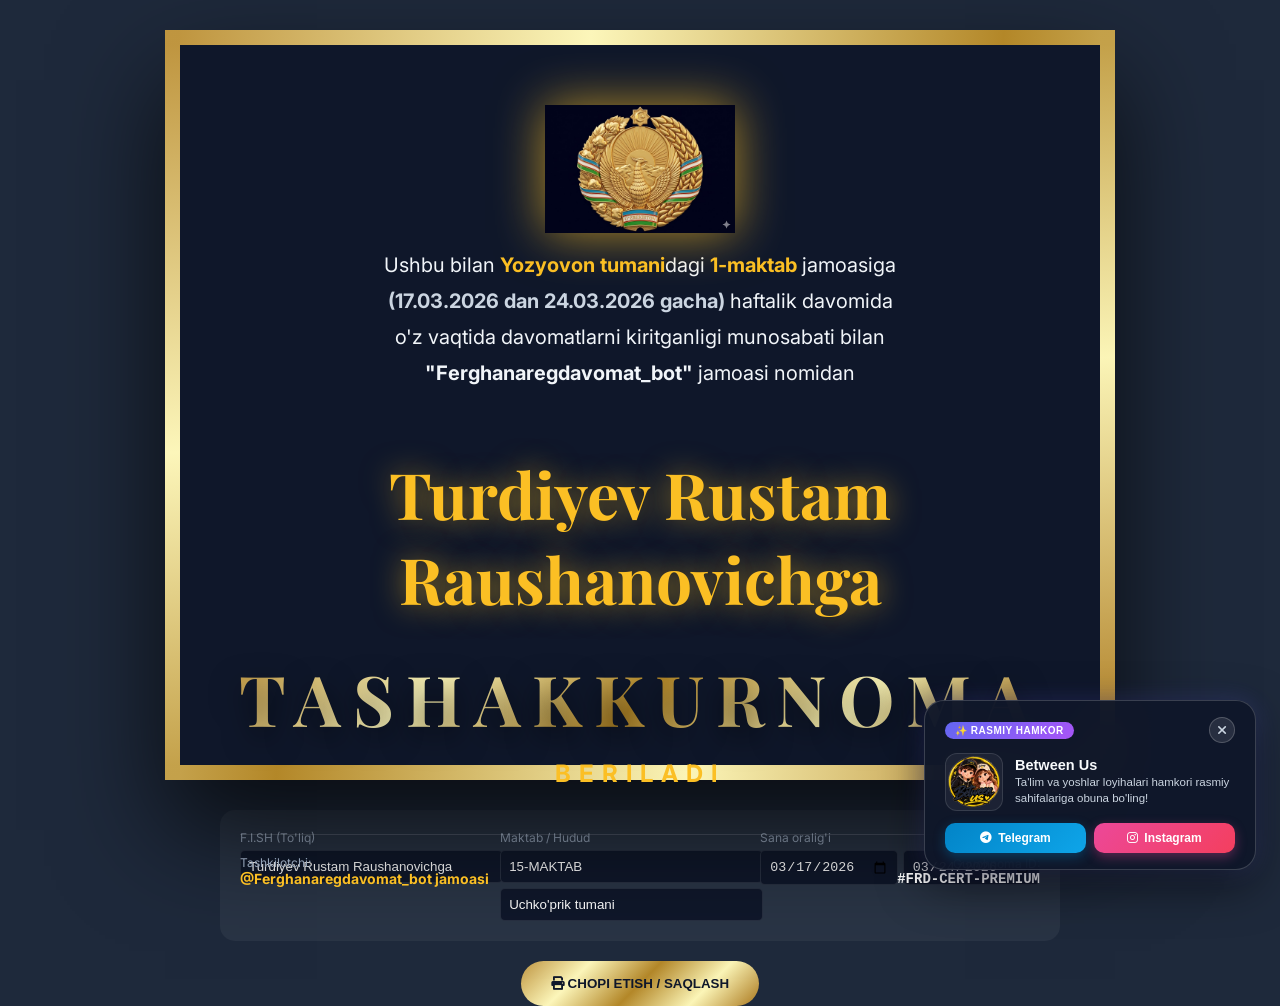
<file: dashboard/certificate.html>
<!DOCTYPE html>
<html lang="uz">
<head>
    <meta charset="UTF-8">
    <meta name="viewport" content="width=device-width, initial-scale=1.0">
    <title>Tashakkurnoma Generatori - Farg'ona VMMTB</title>
    <link href="https://fonts.googleapis.com/css2?family=Playfair+Display:wght@700&family=Great+Vibes&family=Inter:wght@400;600&display=swap" rel="stylesheet">
    <link rel="stylesheet" href="https://cdnjs.cloudflare.com/ajax/libs/font-awesome/6.0.0/css/all.min.css">
    <style>
        :root {
            --gold: linear-gradient(135deg, #bf953f, #fcf6ba, #b38728, #fbf5b7, #aa771c);
            --deep-blue: #0f172a;
        }

        body {
            margin: 0;
            padding: 0;
            background: #1e293b;
            font-family: 'Inter', sans-serif;
            display: flex;
            flex-direction: column;
            align-items: center;
            min-height: 100vh;
        }

        /* --- Certificate Card --- */
        .certificate-container {
            width: 950px;
            height: 750px;
            background: #0f172a;
            position: relative;
            margin-top: 30px;
            border: 15px solid transparent;
            border-image: var(--gold) 1;
            box-shadow: 0 50px 100px rgba(0,0,0,0.7);
            display: flex;
            flex-direction: column;
            align-items: center;
            padding: 50px 60px;
            box-sizing: border-box;
            color: white;
        }

        .header-logo {
            width: 140px;
            margin-bottom: 20px;
            filter: drop-shadow(0 0 20px rgba(251, 191, 36, 0.9)) brightness(1.2);
        }

        .title {
            font-family: 'Playfair Display', serif;
            font-size: 65px;
            letter-spacing: 6px;
            background: var(--gold);
            -webkit-background-clip: text;
            -webkit-text-fill-color: transparent;
            margin: 20px 0;
            text-transform: uppercase;
            text-shadow: 0 10px 20px rgba(0,0,0,0.4);
        }

        .subtitle {
            font-size: 14px;
            letter-spacing: 3px;
            color: #94a3b8;
            margin-bottom: 30px;
            font-weight: 600;
        }

        .awardee-name {
            font-family: 'Great Vibes', cursive;
            font-size: 48px;
            color: #fbbf24;
            margin: 20px 0;
        }

        .content-text {
            text-align: center;
            font-size: 16px;
            line-height: 1.6;
            color: #e2e8f0;
            max-width: 600px;
            margin-bottom: 40px;
        }

        .school-badge {
            font-size: 24px;
            font-weight: 700;
            background: rgba(251, 191, 36, 0.1);
            padding: 5px 20px;
            border: 1px solid rgba(251, 191, 36, 0.3);
            border-radius: 8px;
            margin-bottom: 10px;
        }

        .footer {
            width: 100%;
            display: flex;
            justify-content: space-between;
            align-items: flex-end;
            margin-top: auto;
            border-top: 1px solid rgba(255,255,255,0.1);
            padding-top: 20px;
        }

        .sign-area {
            text-align: left;
        }

        .sign-title {
            font-size: 12px;
            color: #94a3b8;
        }

        .sign-name {
            font-weight: 700;
            color: white;
            font-size: 14px;
        }

        /* --- Input Form --- */
        .input-panel {
            background: rgba(255,255,255,0.05);
            padding: 20px;
            border-radius: 15px;
            margin-top: 30px;
            width: 800px;
            display: flex;
            gap: 15px;
        }

        .input-group { flex: 1; }
        .input-group label { display: block; font-size: 12px; color: #94a3b8; margin-bottom: 5px; }
        .input-group input { width: 100%; padding: 8px; border-radius: 5px; border: 1px solid rgba(255,255,255,0.1); background: #0f172a; color: white; }

        .btn-download {
            background: var(--gold);
            color: #0f172a;
            border: none;
            padding: 15px 30px;
            border-radius: 50px;
            font-weight: 700;
            cursor: pointer;
            margin-top: 20px;
            transition: 0.3s;
        }
        .btn-download:hover { transform: scale(1.05); box-shadow: 0 0 20px rgba(251, 191, 36, 0.4); }
    </style>
</head>
<body>

    <div class="certificate-container" id="cert">
        <div style="margin-top: 10px; z-index: 2;">
            <img src="assets/emblem_gold_premium.png" style="width: 190px; filter: drop-shadow(0 0 25px rgba(251, 191, 36, 0.7));">
        </div>
        
        <div class="content-text" style="font-size: 20px; line-height: 1.8; margin-top: 10px; color: #f1f5f9;">
            Ushbu bilan <b id="dispRegion" style="color: #fbbf24;">Yozyovon tumani</b>dagi 
            <b id="dispSchool" style="color: #fbbf24;">1-maktab</b> jamoasiga <br>
            <span id="dispDates" style="font-weight: bold; color: #cbd5e1;">(17.03.2026 dan 24.03.2026 gacha)</span> haftalik davomida <br>
            o'z vaqtida davomatlarni kiritganligi munosabati bilan <br>
            <b>"Ferghanaregdavomat_bot"</b> jamoasi nomidan
        </div>

        <div class="awardee-name" id="dispFISH" style="font-size: 64px; margin: 20px 0; color: #fbbf24; text-shadow: 0 0 30px rgba(251, 191, 36, 0.6); font-family: 'Playfair Display', serif; font-weight: bold; text-align: center; width: 100%;">Turdiyev Rustam Raushanovichga</div>

        <h1 class="title" style="font-size: 70px; margin: 10px 0; text-shadow: 0 10px 30px rgba(0,0,0,0.6); letter-spacing: 12px;">TASHAKKURNOMA</h1>

        <div class="content-text" style="font-size: 24px; color: #fbbf24; font-weight: bold; letter-spacing: 8px;">BERILADI</div>

        <div class="footer">
            <div class="sign-area">
                <div class="sign-title">Tashkilotchi:</div>
                <div class="sign-name" style="color: #fbbf24; font-weight: bold;">@Ferghanaregdavomat_bot jamoasi</div>
            </div>
            <div class="sign-area" style="text-align: right;">
                <div class="sign-title">Guvohnoma ID:</div>
                <div class="sign-name" style="font-family: monospace;">#FRD-CERT-PREMIUM</div>
            </div>
        </div>
    </div>

    <div class="input-panel">
        <div class="input-group">
            <label>F.I.SH (To'liq)</label>
            <input type="text" id="inFISH" value="Turdiyev Rustam Raushanovichga" oninput="updateCert()">
        </div>
        <div class="input-group">
            <label>Maktab / Hudud</label>
            <input type="text" id="inSchool" value="15-MAKTAB" oninput="updateCert()" style="margin-bottom: 5px;">
            <input type="text" id="inRegion" value="Uchko'prik tumani" oninput="updateCert()">
        </div>
        <div class="input-group">
            <label>Sana oralig'i</label>
            <div style="display: flex; gap: 5px;">
                <input type="date" id="inDateStart" value="2026-03-17" oninput="updateCert()">
                <input type="date" id="inDateEnd" value="2026-03-24" oninput="updateCert()">
            </div>
        </div>
    </div>

    <button class="btn-download" onclick="window.print()"><i class="fas fa-print"></i> CHOPI ETISH / SAQLASH</button>

    <script>
        function updateCert() {
            document.getElementById('dispFISH').innerText = document.getElementById('inFISH').value;
            document.getElementById('dispSchool').innerText = document.getElementById('inSchool').value;
            document.getElementById('dispRegion').innerText = document.getElementById('inRegion').value;
            
            const start = document.getElementById('inDateStart').value.split('-').reverse().join('.');
            const end = document.getElementById('inDateEnd').value.split('-').reverse().join('.');
            document.getElementById('dispDates').innerText = `(${start} dan ${end} gacha)`;
        }
    </script>
    <!-- Between Us Promo Widget -->
    <script src="promo-widget.js"></script>
</body>
</html>
</file>
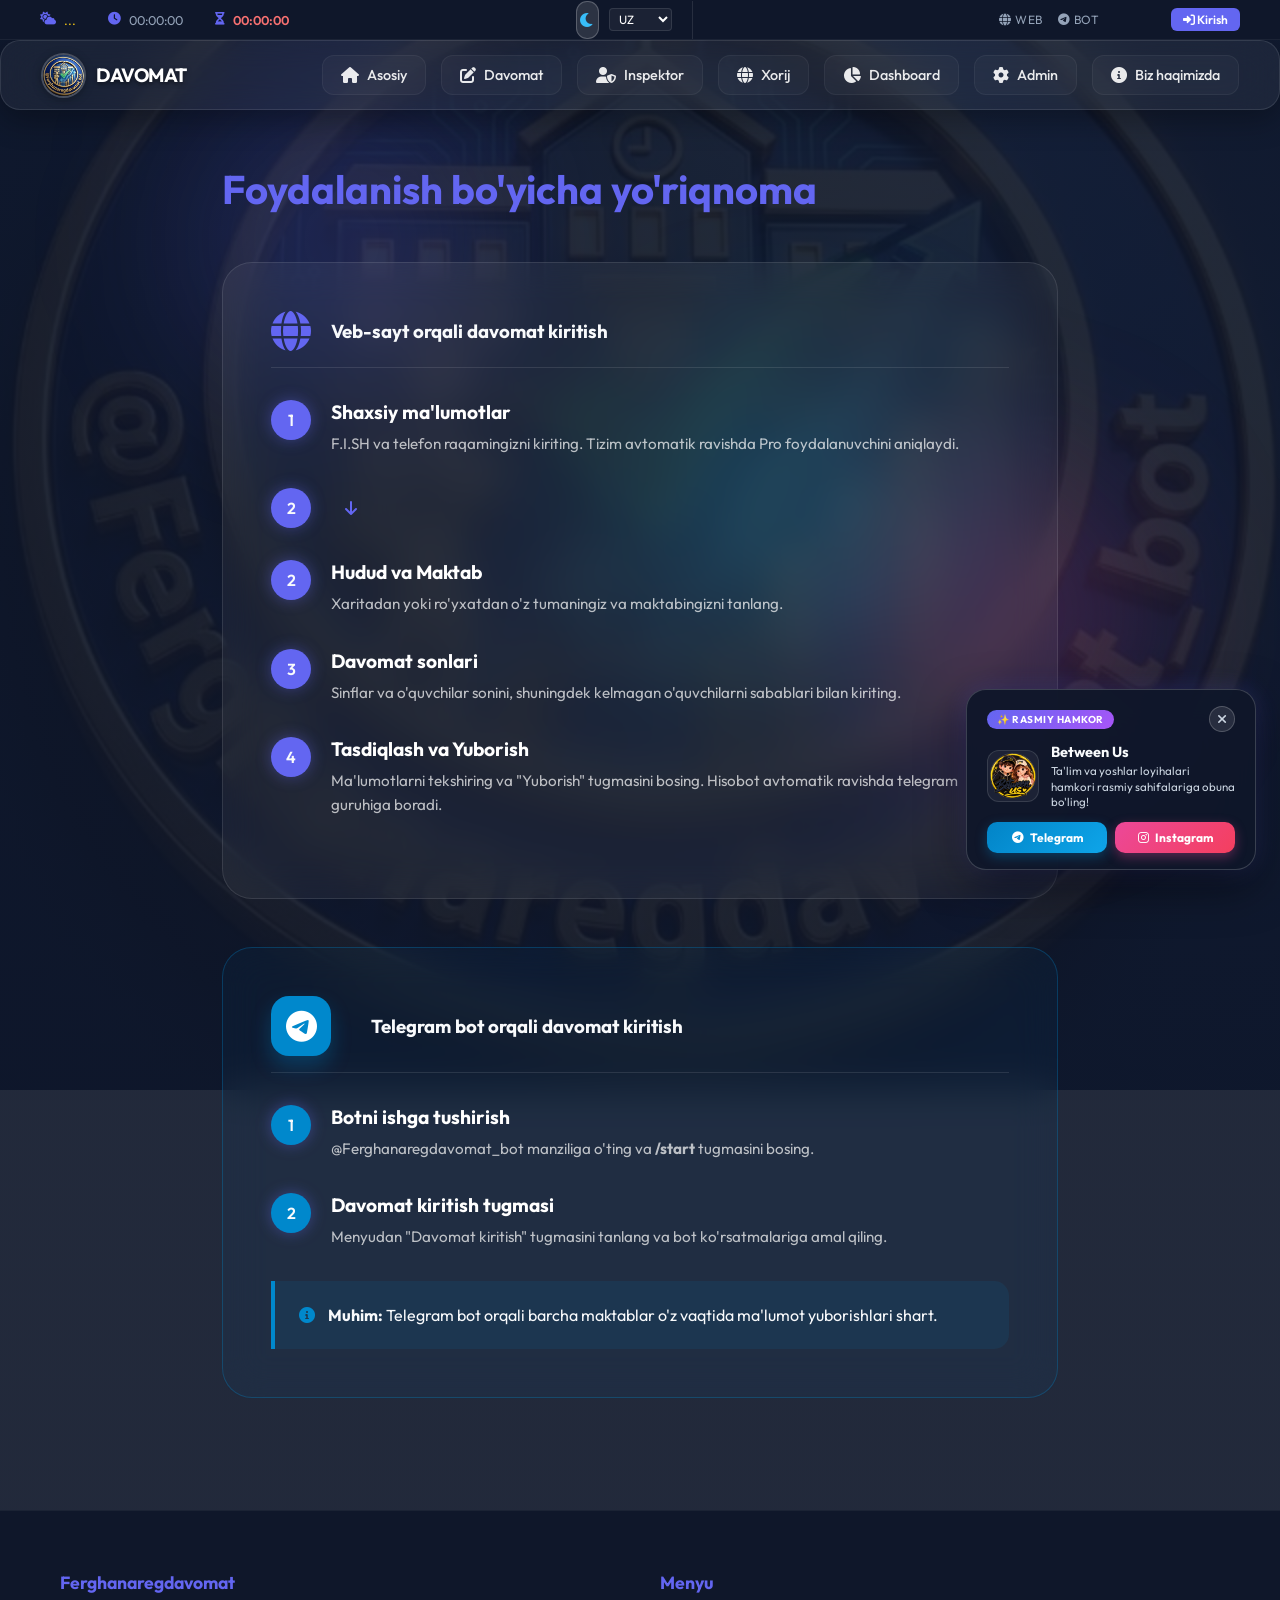
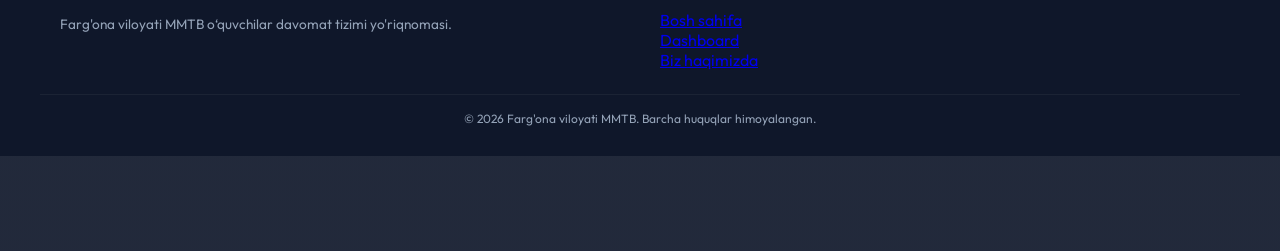
<file: dashboard/guide.html>
<!DOCTYPE html>
<html lang="uz">

<head>
    <meta charset="UTF-8">
    <meta name="viewport" content="width=device-width, initial-scale=1.0">
    <title>Yo'riqnoma - Farg'ona VMMTB</title>
    <link rel="stylesheet" href="style.css?v=2.2">
    <link href="https://fonts.googleapis.com/css2?family=Outfit:wght@300;400;600&display=swap" rel="stylesheet">
    <link rel="stylesheet" href="https://cdnjs.cloudflare.com/ajax/libs/font-awesome/6.0.0/css/all.min.css">
    <style>
        .guide-container {
            max-width: 900px;
            margin: 4rem auto;
            padding: 0 2rem;
        }

        .guide-section {
            background: rgba(255, 255, 255, 0.05);
            backdrop-filter: blur(20px);
            border: 1px solid rgba(255, 255, 255, 0.1);
            border-radius: 30px;
            padding: 3rem;
            margin-bottom: 3rem;
        }

        .guide-header {
            display: flex;
            align-items: center;
            gap: 20px;
            margin-bottom: 2rem;
            border-bottom: 1px solid rgba(255, 255, 255, 0.1);
            padding-bottom: 1rem;
        }

        .guide-header i {
            font-size: 2.5rem;
            color: var(--primary);
        }

        .step-list {
            list-style: none;
            padding: 0;
        }

        .step-item {
            display: flex;
            gap: 20px;
            margin-bottom: 2rem;
            position: relative;
        }

        .step-number {
            width: 40px;
            height: 40px;
            background: var(--primary);
            border-radius: 50%;
            display: flex;
            align-items: center;
            justify-content: center;
            font-weight: 600;
            flex-shrink: 0;
            box-shadow: 0 0 15px rgba(99, 102, 241, 0.4);
        }

        .step-content h4 {
            font-size: 1.2rem;
            margin-bottom: 8px;
            color: white;
        }

        .step-content p {
            font-size: 0.95rem;
            color: rgba(255, 255, 255, 0.7);
            line-height: 1.6;
        }

        .step-img {
            margin-top: 15px;
            width: 100%;
            max-width: 400px;
            border-radius: 12px;
            border: 1px solid rgba(255, 255, 255, 0.1);
        }

        .tip-box {
            background: rgba(99, 102, 241, 0.1);
            border-left: 4px solid var(--primary);
            padding: 1.5rem;
            border-radius: 0 15px 15px 0;
            margin-top: 2rem;
        }

        .tip-box i {
            color: var(--primary);
            margin-right: 10px;
        }
    </style>
</head>

<body>
    <div class="top-widgets-bar">
        <div class="widget-item weather" id="weatherWidget"><i class="fas fa-cloud-sun"></i> <span>...</span></div>
        <div class="widget-item clock"><i class="fas fa-clock"></i> <span id="liveClock">00:00:00</span></div>
        <div class="widget-item countdown"><i class="fas fa-hourglass-half"></i> <span
                id="submissionTimer">00:00:00</span></div>

        <div class="nav-controls" style="margin-left:auto; display:flex; align-items:center; gap:10px;">
            <button onclick="toggleTheme()" class="theme-toggle-btn icon-btn" title="Mavzu"><i
                    class="fas fa-moon"></i></button>
            <select onchange="changeLang(this.value)" class="lang-select" id="langSelect">
                <option value="uz">UZ</option>
                <option value="ru">RU</option>
            </select>
        </div>

        <div class="source-links">
            <a href="https://ferghanaregdavomat.uz" class="source-link"><i class="fas fa-globe"></i> web</a>
            <a href="https://t.me/ferghanaregdavomat_bot" class="source-link"><i class="fab fa-telegram"></i> bot</a>
        </div>
        <button class="login-mini-btn" onclick="location.href='login.html'"><i class="fas fa-sign-in-alt"></i>
            Kirish</button>
    </div>
    
            
            <nav class="navbar">
    <div class="nav-branding">
        <a href="index.html" style="text-decoration:none; display:flex; align-items:center;">
            <img src="assets/main_logo.jpg" onerror="this.src='/assets/logo.png'" class="main-top-logo" alt="Asosiy Logo" style="margin-right: 10px;">
            <h3 style="color:white; margin:0; font-size:1.2rem; text-shadow:0 2px 4px rgba(0,0,0,0.5);">DAVOMAT</h3>
        </a>
    </div>
    <div class="nav-links">
        <a href="index.html" class="nav-item "><i class="fas fa-home"></i> <span>Asosiy</span></a>
        <a href="davomat.html" class="nav-item "><i class="fas fa-edit"></i> <span>Davomat</span></a>
        <a href="inspektor.html" class="nav-item "><i class="fas fa-user-shield"></i> <span>Inspektor</span></a>
        <a href="xorij.html" class="nav-item "><i class="fas fa-globe"></i> <span>Xorij</span></a>
        <a href="dashboard.html" class="nav-item "><i class="fas fa-chart-pie"></i> <span>Dashboard</span></a>
        <a href="admin.html" class="nav-item "><i class="fas fa-cog"></i> <span>Admin</span></a>
        <a href="about.html" class="nav-item "><i class="fas fa-info-circle"></i> <span>Biz haqimizda</span></a>
    </div>
</nav>


    <div class="background-blobs">
        <div class="blob blob-1"></div>
        <div class="blob blob-2"></div>
        <div class="blob blob-3"></div>
    </div>

    <div class="guide-container">
        <h2 style="text-align: center; margin-bottom: 3rem; font-size: 2.5rem;">Foydalanish bo'yicha yo'riqnoma</h2>

        <!-- Web Guide -->
        <div class="guide-section">
            <div class="guide-header">
                <i class="fas fa-globe"></i>
                <h3>Veb-sayt orqali davomat kiritish</h3>
            </div>
            <div class="step-list">
                <div class="step-item">
                    <div class="step-number">1</div>
                    <div class="step-content">
                        <h4>Shaxsiy ma'lumotlar</h4>
                        <p>F.I.SH va telefon raqamingizni kiriting. Tizim avtomatik ravishda Pro foydalanuvchini
                            aniqlaydi.</p>
                    </div>
                </div>
                <div class="step-item">
                    <div class="step-number">2</div>
                    <div class="step-number" style="background:none; box-shadow:none;"><i class="fas fa-arrow-down"
                            style="color:var(--primary)"></i></div>
                </div>
                <div class="step-item">
                    <div class="step-number">2</div>
                    <div class="step-content">
                        <h4>Hudud va Maktab</h4>
                        <p>Xaritadan yoki ro'yxatdan o'z tumaningiz va maktabingizni tanlang.</p>
                    </div>
                </div>
                <div class="step-item">
                    <div class="step-number">3</div>
                    <div class="step-content">
                        <h4>Davomat sonlari</h4>
                        <p>Sinflar va o'quvchilar sonini, shuningdek kelmagan o'quvchilarni sabablari bilan kiriting.
                        </p>
                    </div>
                </div>
                <div class="step-item">
                    <div class="step-number">4</div>
                    <div class="step-content">
                        <h4>Tasdiqlash va Yuborish</h4>
                        <p>Ma'lumotlarni tekshiring va "Yuborish" tugmasini bosing. Hisobot avtomatik ravishda telegram
                            guruhiga boradi.</p>
                    </div>
                </div>
            </div>
        </div>

        <!-- Bot Guide -->
        <div class="guide-section"
            style="border: 1px solid rgba(0, 136, 204, 0.3); background: rgba(0, 136, 204, 0.05);">
            <div class="guide-header">
                <div
                    style="width: 60px; height: 60px; background: #0088cc; border-radius: 18px; display: flex; align-items: center; justify-content: center; margin-right: 20px; box-shadow: 0 10px 20px rgba(0, 136, 204, 0.3);">
                    <i class="fab fa-telegram-plane" style="color: white; font-size: 2rem;"></i>
                </div>
                <h3>Telegram bot orqali davomat kiritish</h3>
            </div>
            <div class="step-list">
                <div class="step-item">
                    <div class="step-number" style="background: #0088cc;">1</div>
                    <div class="step-content">
                        <h4>Botni ishga tushirish</h4>
                        <p>@Ferghanaregdavomat_bot manziliga o'ting va <b>/start</b> tugmasini bosing.</p>
                    </div>
                </div>
                <div class="step-item">
                    <div class="step-number" style="background: #0088cc;">2</div>
                    <div class="step-content">
                        <h4>Davomat kiritish tugmasi</h4>
                        <p>Menyudan "Davomat kiritish" tugmasini tanlang va bot ko'rsatmalariga amal qiling.</p>
                    </div>
                </div>
            </div>
            <div class="tip-box" style="border-left-color: #0088cc; background: rgba(0, 136, 204, 0.1);">
                <p><i class="fas fa-info-circle" style="color: #0088cc;"></i> <b>Muhim:</b> Telegram bot orqali barcha
                    maktablar o'z vaqtida ma'lumot yuborishlari shart.</p>
            </div>
        </div>
    </div>

    <footer>
        <div class="footer-content">
            <div class="footer-section">
                <div style="display: flex; align-items: center; gap: 15px; margin-bottom: 20px;">
                    
                    <h4 style="margin:0;">Ferghanaregdavomat</h4>
                </div>
                <p>Farg'ona viloyati MMTB o‘quvchilar davomat tizimi yo'riqnomasi.</p>
            </div>
            <div class="footer-section">
                <h4>Menyu</h4>
                <ul style="padding:0; list-style:none;">
                    <li><a href="/">Bosh sahifa</a></li>
                    <li><a href="/dashboard.html">Dashboard</a></li>
                    <li><a href="/about.html">Biz haqimizda</a></li>
                </ul>
            </div>
        </div>
        <div class="footer-bottom">
            <p>&copy; 2026 Farg'ona viloyati MMTB. Barcha huquqlar himoyalangan.</p>
        </div>
    </footer>
    <!-- Between Us Promo Widget -->
    <script src="promo-widget.js"></script>
</body>

</html>
</file>
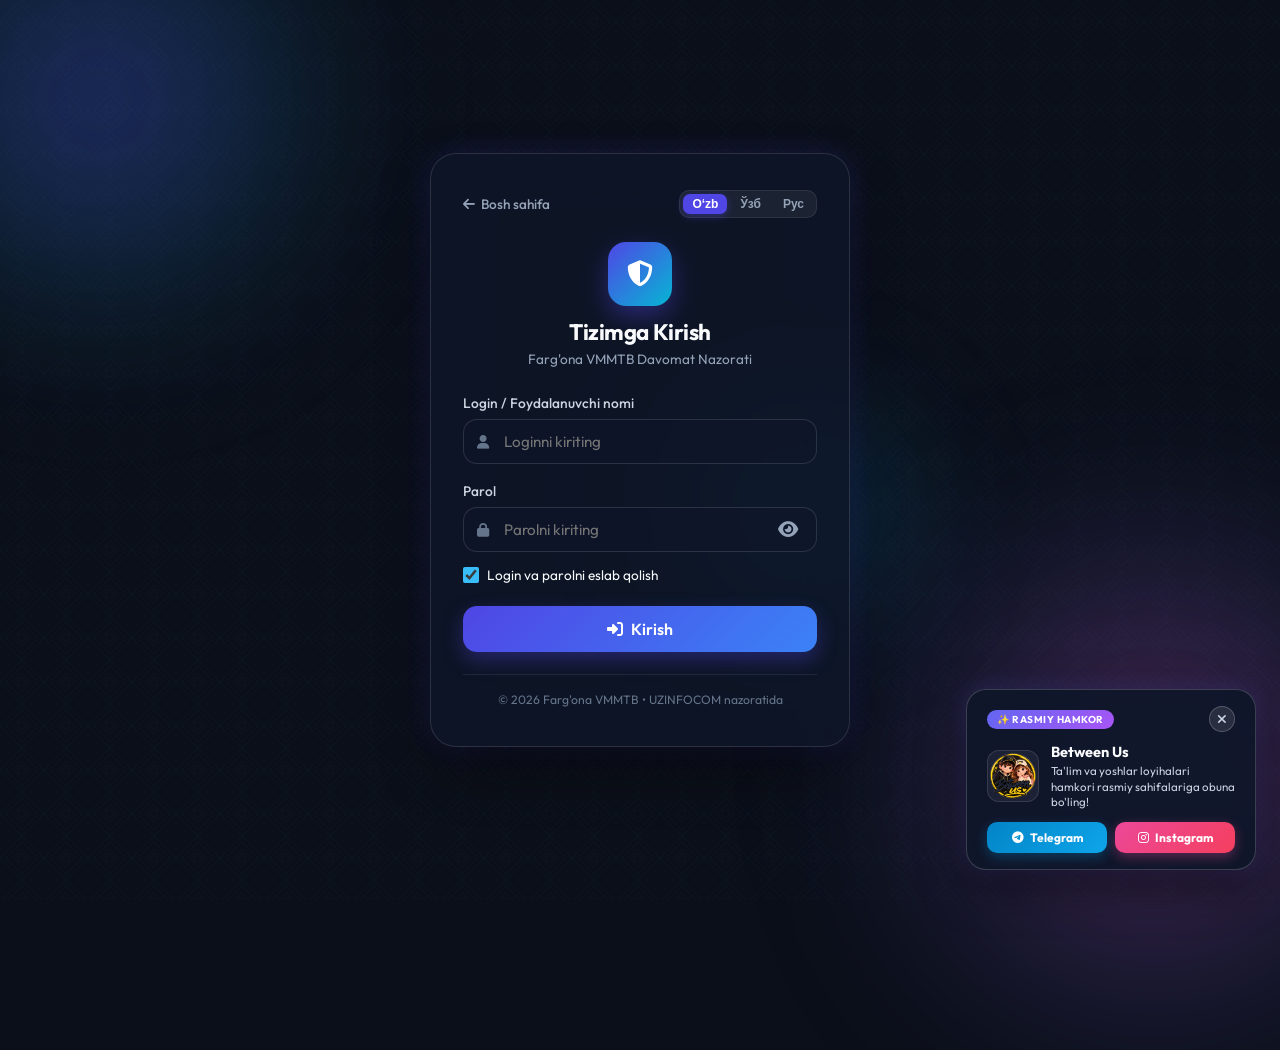
<file: dashboard/login.html>
<!DOCTYPE html>
<html lang="uz">

<head>
    <meta charset="UTF-8">
    <meta name="viewport" content="width=device-width, initial-scale=1.0">
    <title>Kirish - Farg'ona VMMTB Davomat</title>
    <link rel="manifest" href="manifest.json">
    <link href="https://fonts.googleapis.com/css2?family=Outfit:wght@300;400;500;600;700&display=swap" rel="stylesheet">
    <link rel="stylesheet" href="https://cdnjs.cloudflare.com/ajax/libs/font-awesome/6.4.0/css/all.min.css">
    <script>(function(){if(localStorage.getItem('theme')==='light'){document.documentElement.classList.add('light-mode');}})();</script>
    <style>
        :root {
            --primary: #4f46e5;
            --primary-hover: #4338ca;
            --accent-cyan: #06b6d4;
            --accent-blue: #3b82f6;
        }

        * {
            box-sizing: border-box;
            margin: 0;
            padding: 0;
        }

        body {
            background-color: #0b0f19;
            font-family: 'Outfit', sans-serif;
            min-height: 100vh;
            display: flex;
            align-items: center;
            justify-content: center;
            color: #f8fafc;
            position: relative;
            overflow: hidden;
            padding: 20px;
        }

        /* Ambient Glowing Background Effect */
        .ambient-glow-1 {
            position: absolute;
            top: -150px;
            left: -150px;
            width: 500px;
            height: 500px;
            border-radius: 50%;
            background: radial-gradient(circle, rgba(79, 70, 229, 0.45) 0%, rgba(6, 182, 212, 0.15) 50%, transparent 70%);
            filter: blur(80px);
            animation: pulseGlow1 8s ease-in-out infinite alternate;
            pointer-events: none;
            z-index: 1;
        }

        .ambient-glow-2 {
            position: absolute;
            bottom: -150px;
            right: -150px;
            width: 550px;
            height: 550px;
            border-radius: 50%;
            background: radial-gradient(circle, rgba(236, 72, 153, 0.35) 0%, rgba(99, 102, 241, 0.2) 50%, transparent 70%);
            filter: blur(90px);
            animation: pulseGlow2 10s ease-in-out infinite alternate;
            pointer-events: none;
            z-index: 1;
        }

        .ambient-glow-3 {
            position: absolute;
            top: 40%;
            right: 25%;
            width: 300px;
            height: 300px;
            border-radius: 50%;
            background: radial-gradient(circle, rgba(14, 165, 233, 0.25) 0%, transparent 70%);
            filter: blur(60px);
            animation: pulseGlow1 12s ease-in-out infinite alternate-reverse;
            pointer-events: none;
            z-index: 1;
        }

        .pattern-overlay {
            position: absolute;
            top: 0; left: 0; right: 0; bottom: 0;
            background-image: url("data:image/svg+xml,%3Csvg width='60' height='60' viewBox='0 0 60 60' xmlns='http://www.w3.org/2000/svg'%3E%3Cpath d='M30 0 L60 30 L30 60 L0 30 Z M30 8 L52 30 L30 52 L8 30 Z M30 18 L42 30 L30 42 L18 30 Z' fill='none' stroke='%2338bdf8' stroke-width='0.6' stroke-opacity='0.12'/%3E%3Ccircle cx='30' cy='30' r='5' fill='none' stroke='%23818cf8' stroke-width='0.5' stroke-opacity='0.15'/%3E%3C/svg%3E");
            background-size: 44px 44px;
            opacity: 0.6;
            pointer-events: none;
            z-index: 2;
        }

        @keyframes pulseGlow1 {
            0% { transform: scale(1) translate(0, 0); opacity: 0.7; }
            100% { transform: scale(1.25) translate(40px, 30px); opacity: 0.95; }
        }

        @keyframes pulseGlow2 {
            0% { transform: scale(1) translate(0, 0); opacity: 0.6; }
            100% { transform: scale(1.2) translate(-30px, -40px); opacity: 0.9; }
        }

        /* Glassmorphic Login Card */
        .login-card {
            position: relative;
            z-index: 10;
            width: 100%;
            max-width: 420px;
            background: rgba(15, 23, 42, 0.75);
            backdrop-filter: blur(28px);
            -webkit-backdrop-filter: blur(28px);
            border: 1px solid rgba(255, 255, 255, 0.12);
            border-radius: 26px;
            padding: 36px 32px;
            box-shadow: 0 25px 60px -15px rgba(0, 0, 0, 0.6), 0 0 30px rgba(79, 70, 229, 0.2);
            box-sizing: border-box;
            transition: transform 0.3s ease, box-shadow 0.3s ease;
        }

        .login-card:hover {
            box-shadow: 0 30px 70px -15px rgba(0, 0, 0, 0.7), 0 0 45px rgba(79, 70, 229, 0.3);
        }

        .card-top-nav {
            display: flex;
            align-items: center;
            justify-content: space-between;
            margin-bottom: 24px;
        }

        .nav-back-link {
            color: #94a3b8;
            text-decoration: none;
            font-size: 0.85rem;
            font-weight: 500;
            display: inline-flex;
            align-items: center;
            gap: 6px;
            transition: color 0.2s;
        }

        .nav-back-link:hover {
            color: #ffffff;
        }

        .card-lang-group {
            display: flex;
            gap: 4px;
            background: rgba(255, 255, 255, 0.06);
            padding: 3px;
            border-radius: 10px;
            border: 1px solid rgba(255, 255, 255, 0.08);
        }

        .lang-tab-btn {
            background: transparent;
            border: none;
            color: #94a3b8;
            padding: 3px 9px;
            border-radius: 7px;
            font-size: 0.75rem;
            font-weight: 600;
            cursor: pointer;
            transition: all 0.2s ease;
        }

        .lang-tab-btn:hover {
            color: #ffffff;
        }

        .lang-tab-btn.active {
            background: #4f46e5;
            color: #ffffff;
            box-shadow: 0 2px 8px rgba(79, 70, 229, 0.4);
        }

        .brand-section {
            text-align: center;
            margin-bottom: 26px;
        }

        .brand-avatar {
            width: 64px;
            height: 64px;
            margin: 0 auto 12px;
            border-radius: 18px;
            background: linear-gradient(135deg, #4f46e5, #06b6d4);
            display: flex;
            align-items: center;
            justify-content: center;
            font-size: 26px;
            color: white;
            box-shadow: 0 10px 25px rgba(79, 70, 229, 0.4);
        }

        .brand-title {
            font-size: 1.4rem;
            font-weight: 700;
            color: #f8fafc;
            letter-spacing: -0.02em;
        }

        .brand-sub {
            font-size: 0.85rem;
            color: #94a3b8;
            margin-top: 4px;
        }

        .input-group {
            margin-bottom: 18px;
            text-align: left;
        }

        .input-label {
            display: block;
            margin-bottom: 7px;
            color: #cbd5e1;
            font-size: 0.86rem;
            font-weight: 500;
        }

        .input-wrapper {
            position: relative;
            display: flex;
            align-items: center;
        }

        .input-icon-left {
            position: absolute;
            left: 14px;
            color: #64748b;
            font-size: 14px;
            pointer-events: none;
            transition: color 0.2s;
            z-index: 2;
        }

        .login-input {
            width: 100%;
            padding: 12px 48px 12px 40px;
            background: rgba(15, 23, 42, 0.6);
            border: 1px solid rgba(255, 255, 255, 0.12);
            border-radius: 14px;
            color: #ffffff !important;
            font-size: 0.95rem;
            font-family: inherit;
            outline: none;
            transition: all 0.25s ease;
        }

        .login-input:focus {
            border-color: #6366f1;
            background: rgba(15, 23, 42, 0.85);
            box-shadow: 0 0 0 3px rgba(99, 102, 241, 0.25);
        }

        .login-input:focus ~ .input-icon-left {
            color: #818cf8;
        }

        /* Prevent browser autofill yellow background */
        .login-input:-webkit-autofill,
        .login-input:-webkit-autofill:hover, 
        .login-input:-webkit-autofill:focus, 
        .login-input:-webkit-autofill:active {
            -webkit-box-shadow: 0 0 0 30px #0f172a inset !important;
            -webkit-text-fill-color: #ffffff !important;
            transition: background-color 5000s ease-in-out 0s;
        }

        /* Disable Microsoft Edge & IE native password reveal icon that intercepts clicks */
        input[type="password"]::-ms-reveal,
        input[type="password"]::-ms-clear,
        input::-ms-reveal,
        input::-ms-clear {
            display: none !important;
            width: 0 !important;
            height: 0 !important;
            pointer-events: none !important;
        }

        /* Password Eye Toggle Button - High Z-Index & Click Area */
        .password-eye-btn {
            position: absolute !important;
            right: 10px !important;
            top: 50% !important;
            transform: translateY(-50%) !important;
            width: 38px !important;
            height: 38px !important;
            background: transparent !important;
            border: none !important;
            color: #94a3b8 !important;
            font-size: 18px !important;
            cursor: pointer !important;
            padding: 0 !important;
            display: flex !important;
            align-items: center !important;
            justify-content: center !important;
            transition: color 0.2s, transform 0.2s !important;
            z-index: 100 !important;
            pointer-events: auto !important;
        }

        .password-eye-btn:hover {
            color: #38bdf8 !important;
            transform: translateY(-50%) scale(1.1) !important;
        }

        .password-eye-btn:active {
            transform: translateY(-50%) scale(0.95) !important;
        }

        .login-submit-btn {
            width: 100%;
            padding: 13px;
            background: linear-gradient(135deg, #4f46e5, #3b82f6);
            border: none;
            border-radius: 14px;
            color: white;
            font-size: 1rem;
            font-weight: 600;
            font-family: inherit;
            cursor: pointer;
            transition: all 0.25s ease;
            box-shadow: 0 8px 20px rgba(79, 70, 229, 0.35);
            display: flex;
            align-items: center;
            justify-content: center;
            gap: 8px;
            margin-top: 22px;
        }

        .login-submit-btn:hover {
            transform: translateY(-2px);
            box-shadow: 0 12px 25px rgba(79, 70, 229, 0.5);
            background: linear-gradient(135deg, #4338ca, #2563eb);
        }

        .login-submit-btn:disabled {
            background: #475569;
            cursor: not-allowed;
            transform: none;
            box-shadow: none;
        }

        .login-alert {
            display: none;
            padding: 10px 14px;
            border-radius: 10px;
            font-size: 0.85rem;
            margin-top: 14px;
            text-align: center;
            background: rgba(239, 68, 68, 0.15);
            border: 1px solid rgba(239, 68, 68, 0.3);
            color: #f87171;
            align-items: center;
            justify-content: center;
            gap: 6px;
        }

        .login-hint-box {
            margin-top: 22px;
            padding-top: 16px;
            border-top: 1px solid rgba(255, 255, 255, 0.08);
            font-size: 0.76rem;
            color: #64748b;
            text-align: center;
            line-height: 1.5;
        }
    </style>
</head>

<body>
    <!-- Ambient Glow Blobs -->
    <div class="ambient-glow-1"></div>
    <div class="ambient-glow-2"></div>
    <div class="ambient-glow-3"></div>
    <div class="pattern-overlay"></div>

    <div class="login-card">
        <!-- Top Nav -->
        <div class="card-top-nav">
            <a href="index.html" class="nav-back-link">
                <i class="fas fa-arrow-left"></i> <span id="lblBack">Bosh sahifa</span>
            </a>
            <!-- 3 Languages Switcher -->
            <div class="card-lang-group">
                <button type="button" onclick="setLoginLang('uz')" class="lang-tab-btn" id="l_uz">O‘zb</button>
                <button type="button" onclick="setLoginLang('oz')" class="lang-tab-btn" id="l_oz">Ўзб</button>
                <button type="button" onclick="setLoginLang('ru')" class="lang-tab-btn" id="l_ru">Рус</button>
            </div>
        </div>

        <!-- Brand Section -->
        <div class="brand-section">
            <div class="brand-avatar">
                <i class="fas fa-shield-alt"></i>
            </div>
            <h2 class="brand-title" id="lblTitle">Tizimga Kirish</h2>
            <p class="brand-sub" id="lblSub">Farg'ona VMMTB Davomat Nazorati</p>
        </div>

        <!-- Login Form -->
        <form id="loginForm" onsubmit="handleLoginSubmit(event)">
            <div class="input-group">
                <label class="input-label" id="lblUsername">Login / Foydalanuvchi nomi</label>
                <div class="input-wrapper">
                    <i class="fas fa-user input-icon-left"></i>
                    <input type="text" id="username" class="login-input" placeholder="Loginni kiriting" required autocomplete="username">
                </div>
            </div>

            <div class="input-group">
                <label class="input-label" id="lblPassword">Parol</label>
                <div class="input-wrapper">
                    <i class="fas fa-lock input-icon-left"></i>
                    <input type="password" id="password" class="login-input" placeholder="Parolni kiriting" required autocomplete="current-password">
                    <button type="button" class="password-eye-btn" id="toggleEyeBtn" onmousedown="event.preventDefault()" onclick="togglePasswordVisibility(event)" title="Parolni ko'rsatish/yashirish" aria-label="Parolni ko'rsatish">
                        <i class="fas fa-eye" id="eyeIcon"></i>
                    </button>
                </div>
            </div>

            <div id="activeSessionBox" style="display:none; background:rgba(56,189,248,0.12); border:1px solid rgba(56,189,248,0.35); border-radius:12px; padding:12px 16px; margin-bottom:16px;">
                <div style="display:flex; align-items:center; justify-content:space-between; gap:10px; flex-wrap:wrap;">
                    <div>
                        <div style="font-size:0.75rem; color:#94a3b8; font-weight:600;" id="lblSessionStatus">Hozirda tizimga kirilgan:</div>
                        <div style="font-weight:700; color:#38bdf8; font-size:0.95rem; display:flex; align-items:center; gap:6px; margin-top:2px;">
                            <i class="fas fa-user-shield"></i> <span id="activeUserName">MRQIROL</span>
                        </div>
                    </div>
                    <a href="admin.html" id="btnGoAdmin" class="btn" style="background:linear-gradient(135deg, #0284c7, #2563eb); color:#fff; padding:7px 15px; border-radius:10px; font-size:0.82rem; font-weight:700; text-decoration:none; display:inline-flex; align-items:center; gap:6px; box-shadow:0 4px 12px rgba(2,132,199,0.35);">
                        <i class="fas fa-sliders"></i> <span id="lblGoAdmin">Admin Panelga o'tish</span>
                    </a>
                </div>
            </div>

            <div style="display:flex; align-items:center; justify-content:space-between; margin-top:-4px; margin-bottom:16px; font-size:0.85rem; color:var(--text-muted);">
                <label style="display:flex; align-items:center; gap:8px; cursor:pointer; user-select:none;">
                    <input type="checkbox" id="rememberMe" checked style="accent-color:#38bdf8; width:16px; height:16px; cursor:pointer;">
                    <span id="lblRemember">Login va parolni eslab qolish</span>
                </label>
            </div>

            <div id="loginAlert" class="login-alert">
                <i class="fas fa-exclamation-circle"></i> <span id="loginAlertText">Login yoki parol xato!</span>
            </div>

            <button type="submit" class="login-submit-btn" id="submitBtn">
                <i class="fas fa-sign-in-alt"></i> <span id="lblBtn">Kirish</span>
            </button>
        </form>

        <div class="login-hint-box">
            <span>&copy; 2026 Farg'ona VMMTB &bull; UZINFOCOM nazoratida</span>
        </div>
    </div>

    <script>
        // Password Visibility Toggle with Eye Icon (Edge, Chrome, Firefox supported)
        function togglePasswordVisibility(e) {
            if (e) {
                e.preventDefault();
                e.stopPropagation();
            }
            const pwdInput = document.getElementById('password');
            const eyeIcon = document.getElementById('eyeIcon');
            if (!pwdInput) return;

            if (pwdInput.type === 'password') {
                pwdInput.type = 'text';
                if (eyeIcon) {
                    eyeIcon.className = 'fas fa-eye-slash';
                    eyeIcon.style.color = '#38bdf8';
                }
            } else {
                pwdInput.type = 'password';
                if (eyeIcon) {
                    eyeIcon.className = 'fas fa-eye';
                    eyeIcon.style.color = '#94a3b8';
                }
            }
            pwdInput.focus();
        }
        window.togglePasswordVisibility = togglePasswordVisibility;

        document.addEventListener('DOMContentLoaded', () => {
            const eyeBtn = document.getElementById('toggleEyeBtn');
            if (eyeBtn) {
                eyeBtn.addEventListener('click', togglePasswordVisibility);
            }

            // Restore saved credentials
            const savedU = localStorage.getItem('saved_login_username') || localStorage.getItem('dashboard_username') || '';
            const savedP = localStorage.getItem('saved_login_password') || '';
            if (savedU) {
                const uInp = document.getElementById('username');
                if (uInp) uInp.value = savedU;
            }
            if (savedP) {
                const pInp = document.getElementById('password');
                if (pInp) pInp.value = savedP;
            }

            // Check if already authenticated and show quick link to Admin
            const curTok = localStorage.getItem('dashboard_token') || localStorage.getItem('token');
            const curUsr = localStorage.getItem('dashboard_username') || '';
            if (curTok && curUsr) {
                const sessBox = document.getElementById('activeSessionBox');
                const sessName = document.getElementById('activeUserName');
                if (sessBox && sessName) {
                    sessName.textContent = curUsr.toUpperCase();
                    sessBox.style.display = 'block';
                }
            }
        });

        // 3-Language i18n Dictionary
        const loginI18n = {
            uz: {
                back: "Bosh sahifa",
                title: "Tizimga Kirish",
                sub: "Farg'ona VMMTB Davomat Nazorati",
                uLabel: "Login / Foydalanuvchi nomi",
                pLabel: "Parol",
                uPh: "Loginni kiriting",
                pPh: "Parolni kiriting",
                btn: "Kirish",
                remember: "Login va parolni eslab qolish",
                sessStatus: "Hozirda tizimga kirilgan:",
                goAdmin: "Admin Panelga o'tish",
                loading: "Tekshirilmoqda...",
                err: "Login yoki parol noto'g'ri!",
                errNet: "Tarmoq xatoligi! Qaytadan urinib ko'ring."
            },
            oz: {
                back: "Бош саҳифа",
                title: "Тизимга Кириш",
                sub: "Фарғона ВММТБ Давомат Назорати",
                uLabel: "Логин / Фойдаланувчи номи",
                pLabel: "Парол",
                uPh: "Логинни киритинг",
                pPh: "Паролни киритинг",
                btn: "Кириш",
                remember: "Логин ва паролни эслаб қолиш",
                sessStatus: "Ҳозирда тизимга кирилган:",
                goAdmin: "Админ Панелга ўтиш",
                loading: "Текширилмоқда...",
                err: "Логин ёки парол нотўғри!",
                errNet: "Тармоқ хатолиги! Қайтадан уриниб кўринг."
            },
            ru: {
                back: "Главная страница",
                title: "Вход в систему",
                sub: "Контроль посещаемости Ферганского УДОШО",
                uLabel: "Логин / Имя пользователя",
                pLabel: "Пароль",
                uPh: "Введите логин",
                pPh: "Введите пароль",
                btn: "Войти",
                remember: "Запомнить логин и пароль",
                sessStatus: "Вход уже выполнен:",
                goAdmin: "Перейти в Панель Админа",
                loading: "Проверка...",
                err: "Неверный логин или пароль!",
                errNet: "Сетевая ошибка! Попробуйте снова."
            }
        };

        function setLoginLang(lang) {
            localStorage.setItem('lang', lang);
            document.querySelectorAll('.lang-tab-btn').forEach(b => b.classList.remove('active'));
            const targetBtn = document.getElementById('l_' + lang);
            if (targetBtn) targetBtn.classList.add('active');

            const d = loginI18n[lang] || loginI18n.uz;
            document.getElementById('lblBack').textContent = d.back;
            document.getElementById('lblTitle').textContent = d.title;
            document.getElementById('lblSub').textContent = d.sub;
            document.getElementById('lblUsername').textContent = d.uLabel;
            document.getElementById('lblPassword').textContent = d.pLabel;
            document.getElementById('username').placeholder = d.uPh;
            document.getElementById('password').placeholder = d.pPh;
            document.getElementById('lblBtn').textContent = d.btn;
            const rEl = document.getElementById('lblRemember');
            if (rEl && d.remember) rEl.textContent = d.remember;
            const sEl = document.getElementById('lblSessionStatus');
            if (sEl && d.sessStatus) sEl.textContent = d.sessStatus;
            const gEl = document.getElementById('lblGoAdmin');
            if (gEl && d.goAdmin) gEl.textContent = d.goAdmin;
        }

        // Initialize language
        const currentLang = localStorage.getItem('lang') || 'uz';
        setLoginLang(currentLang);

        // Fallback Known Credentials
        const KNOWN_USERS = {
            'mrqirol': { passes: ['2323'], role: 'superadmin', fio: 'Super Admin', district: null, school: 'Boshqarma' },
            'abror': { passes: ['1234'], role: 'admin', fio: 'Abror (Bosh Admin)', district: null, school: 'Boshqarma' },
            'mmtb': { passes: ['1234'], role: 'admin', fio: 'MMTB (Bosh Admin)', district: null, school: 'Boshqarma' },
            'admin': { passes: ['1234', '2323'], role: 'admin', fio: 'Administrator', district: null, school: 'Boshqarma' }
        };

        async function handleLoginSubmit(e) {
            e.preventDefault();
            const usernameInput = document.getElementById('username').value.trim();
            const username = usernameInput.toLowerCase();
            const password = document.getElementById('password').value.trim();
            const alertBox = document.getElementById('loginAlert');
            const alertText = document.getElementById('loginAlertText');
            const submitBtn = document.getElementById('submitBtn');
            const d = loginI18n[localStorage.getItem('lang') || 'uz'] || loginI18n.uz;

            alertBox.style.display = 'none';
            submitBtn.disabled = true;
            submitBtn.innerHTML = `<i class="fas fa-spinner fa-spin"></i> <span>${d.loading}</span>`;

            let loginSuccess = false;
            let authData = null;

            // 1. Try backend API first
            try {
                const res = await fetch('/api/login', {
                    method: 'POST',
                    headers: { 'Content-Type': 'application/json' },
                    body: JSON.stringify({ username: usernameInput, password })
                });

                if (res.ok) {
                    authData = await res.json();
                    loginSuccess = true;
                }
            } catch (err) {
                console.warn('API fetch failed, falling back to local credentials...', err);
            }

            // 2. Fallback check for known accounts
            if (!loginSuccess) {
                const userConfig = KNOWN_USERS[username] || KNOWN_USERS[usernameInput];
                if (userConfig && userConfig.passes.includes(password)) {
                    authData = {
                        token: 'admin_master_' + Date.now(),
                        role: userConfig.role || 'admin',
                        username: usernameInput,
                        district: userConfig.district || null,
                        school: userConfig.school || 'Boshqarma',
                        fio: userConfig.fio || 'Administrator',
                        phone: '+998901234567',
                        must_change_password: false
                    };
                    loginSuccess = true;
                }
            }

            if (loginSuccess && authData) {
                // Ensure proper roles
                if (username === 'mrqirol' || authData.role === 'superadmin') {
                    authData.role = 'superadmin';
                } else if (username === 'abror' || username === 'mmtb' || authData.role === 'admin') {
                    authData.role = 'admin';
                }

                // If password change is required for district users
                if (authData.must_change_password) {
                    localStorage.setItem('must_change_password', 'true');
                } else {
                    localStorage.removeItem('must_change_password');
                }

                // Remember credentials if checked
                const remMe = document.getElementById('rememberMe');
                if (remMe && remMe.checked) {
                    localStorage.setItem('saved_login_username', usernameInput);
                    localStorage.setItem('saved_login_password', password);
                    localStorage.setItem('remember_me', 'true');
                } else {
                    localStorage.removeItem('saved_login_username');
                    localStorage.removeItem('saved_login_password');
                    localStorage.setItem('remember_me', 'false');
                }

                saveAuthSession(authData);

                const isAdmin = (authData.role === 'superadmin' || authData.role === 'admin' || username === 'mrqirol' || username === 'abror' || username === 'mmtb');
                window.location.replace(isAdmin ? 'admin.html' : 'dashboard.html');
                return;
            }

            // Authentication Failed
            alertText.textContent = d.err;
            alertBox.style.display = 'flex';
            submitBtn.disabled = false;
            submitBtn.innerHTML = `<i class="fas fa-sign-in-alt"></i> <span>${d.btn}</span>`;
        }

        function saveAuthSession(data) {
            const tok = data.token || 'superadmin-master-key';
            const rol = data.role || 'superadmin';
            const usr = data.username || 'mrqirol';
            localStorage.setItem('dashboard_token', tok);
            localStorage.setItem('token', tok);
            localStorage.setItem('dashboard_role', rol);
            localStorage.setItem('dashboard_username', usr);
            localStorage.setItem('dashboard_district', data.district || 'Viloyat');
            localStorage.setItem('dashboard_school', data.school || 'Boshqarma');
            localStorage.setItem('dashboard_fio', data.fio || usr || 'Administrator');
            localStorage.setItem('dashboard_phone', data.phone || '');
            sessionStorage.setItem('dashboard_token', tok);
            sessionStorage.setItem('dashboard_role', rol);
            sessionStorage.setItem('dashboard_username', usr);
            if (data.assigned_schools) {
                localStorage.setItem('dashboard_assigned_schools', JSON.stringify(data.assigned_schools));
            }
        }
    </script>
    <script src="promo-widget.js"></script>
</body>

</html>
</file>
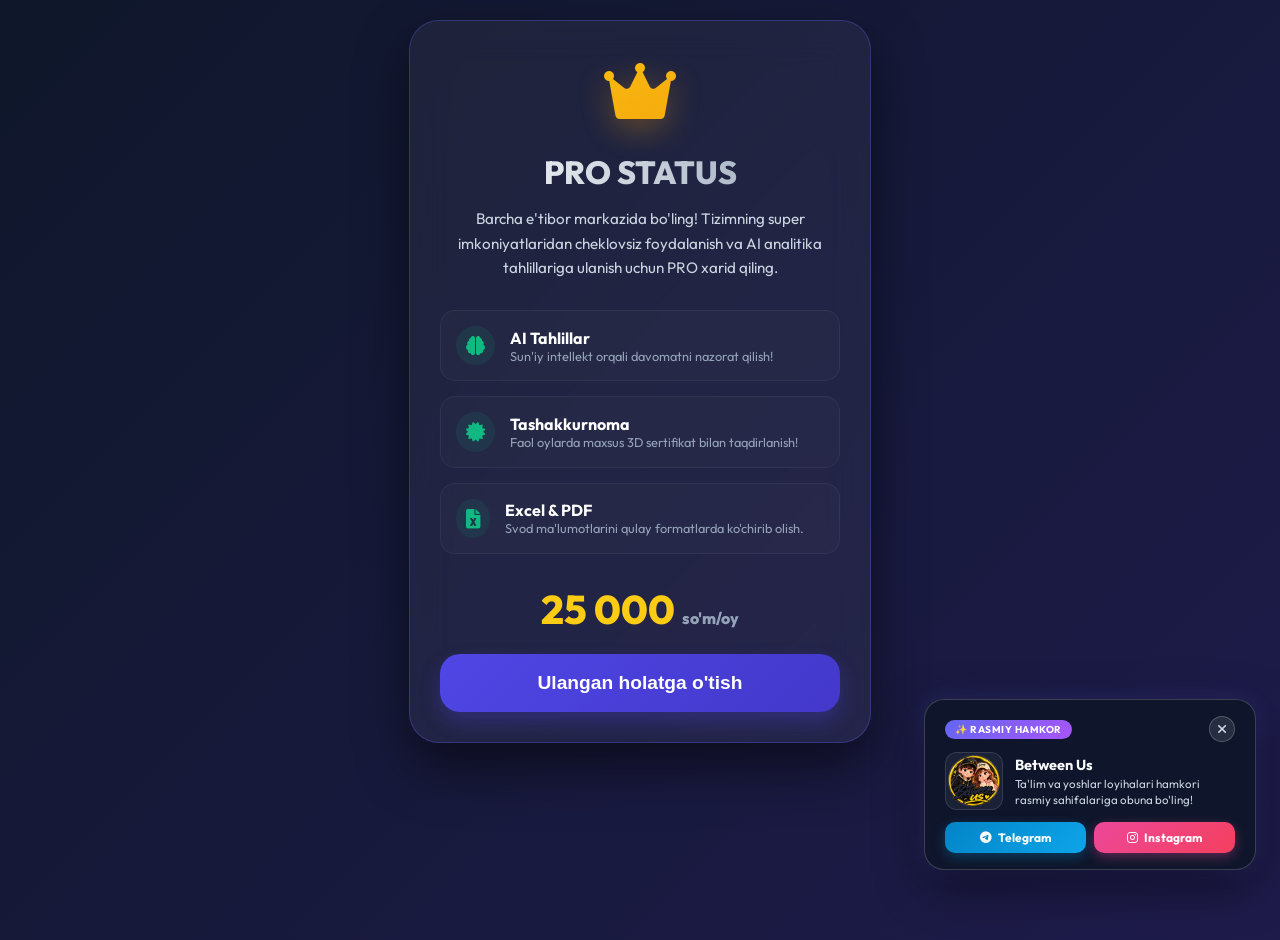
<file: dashboard/pro.html>
<!DOCTYPE html>
<html lang="uz">
<head>
    <meta charset="UTF-8">
    <meta name="viewport" content="width=device-width, initial-scale=1.0">
    <title>👑 PRO Obuna</title>
    <link href="https://fonts.googleapis.com/css2?family=Outfit:wght@300;400;600;800&display=swap" rel="stylesheet">
    <link rel="stylesheet" href="https://cdnjs.cloudflare.com/ajax/libs/font-awesome/6.0.0/css/all.min.css">
    <script src="https://telegram.org/js/telegram-web-app.js"></script>
    <style>
        body {
            background: linear-gradient(135deg, #0f172a 0%, #1e1b4b 100%);
            color: white;
            font-family: 'Outfit', sans-serif;
            margin: 0;
            padding: 20px;
            min-height: 100vh;
            display: flex;
            flex-direction: column;
            align-items: center;
        }
        .pro-card {
            background: rgba(255, 255, 255, 0.05);
            backdrop-filter: blur(20px);
            border: 1px solid rgba(99, 102, 241, 0.3);
            border-radius: 30px;
            padding: 30px;
            text-align: center;
            max-width: 400px;
            width: 100%;
            box-shadow: 0 25px 50px rgba(0, 0, 0, 0.5);
            position: relative;
            overflow: hidden;
            animation: slideUp 0.8s cubic-bezier(0.16, 1, 0.3, 1) forwards;
        }
        @keyframes slideUp {
            from { transform: translateY(50px); opacity: 0; }
            to { transform: translateY(0); opacity: 1; }
        }
        .pro-icon {
            font-size: 4rem;
            margin-bottom: 20px;
            background: linear-gradient(135deg, #facc15, #f59e0b);
            -webkit-background-clip: text;
            -webkit-text-fill-color: transparent;
            text-shadow: 0 10px 30px rgba(245, 158, 11, 0.3);
            animation: float 3s ease-in-out infinite;
        }
        @keyframes float {
            0%, 100% { transform: translateY(0) scale(1); }
            50% { transform: translateY(-10px) scale(1.05); }
        }
        h1 {
            margin: 0 0 10px;
            font-size: 2rem;
            font-weight: 800;
            background: linear-gradient(to right, #fff, #94a3b8);
            -webkit-background-clip: text;
            -webkit-text-fill-color: transparent;
        }
        p { color: #cbd5e1; font-size: 0.95rem; line-height: 1.6; margin-bottom: 30px; }
        .feature-list {
            text-align: left;
            margin-bottom: 30px;
        }
        .feature-item {
            display: flex;
            align-items: center;
            gap: 15px;
            margin-bottom: 15px;
            background: rgba(255,255,255,0.02);
            padding: 15px;
            border-radius: 15px;
            border: 1px solid rgba(255,255,255,0.05);
        }
        .feature-item i {
            color: #10b981;
            font-size: 1.2rem;
            background: rgba(16, 185, 129, 0.1);
            padding: 10px;
            border-radius: 50%;
        }
        .price-tag {
            font-size: 2.5rem;
            font-weight: 800;
            color: #fccc15;
            margin: 20px 0;
            text-shadow: 0 5px 15px rgba(24acc15, 0.2);
        }
        .btn-buy {
            background: linear-gradient(135deg, #4f46e5, #4338ca);
            color: white;
            border: none;
            padding: 18px 30px;
            border-radius: 20px;
            font-size: 1.2rem;
            font-weight: 700;
            width: 100%;
            cursor: pointer;
            transition: 0.3s;
            box-shadow: 0 10px 20px rgba(79, 70, 229, 0.3);
        }
        .btn-buy:active { transform: scale(0.95); }
        .modal {
            position: fixed; top: 0; left: 0; width: 100%; height: 100%;
            background: rgba(15, 23, 42, 0.9); backdrop-filter: blur(10px);
            display: none; justify-content: center; align-items: center; z-index: 999;
        }
        .modal-content {
            background: #1e293b; padding: 30px; border-radius: 30px; width: 90%; max-width: 350px;
            text-align: center; border: 1px solid rgba(255,255,255,0.1);
            position: relative;
        }
        .close-btn { position: absolute; top: 15px; right: 20px; font-size: 1.5rem; color: #94a3b8; cursor: pointer; }
        .payment-btn {
            background: #0088cc; color: window; padding: 15px; border-radius: 15px; text-decoration: none;
            display: flex; align-items: center; justify-content: center; gap: 10px; font-weight: bold; margin-top: 20px;
        }
    </style>
</head>
<body>
    <div class="pro-card">
        <div class="pro-icon"><i class="fas fa-crown"></i></div>
        <h1>PRO STATUS</h1>
        <p>Barcha e'tibor markazida bo'ling! Tizimning super imkoniyatlaridan cheklovsiz foydalanish va AI analitika tahlillariga ulanish uchun PRO xarid qiling.</p>
        
        <div class="feature-list">
            <div class="feature-item">
                <i class="fas fa-brain"></i>
                <div style="flex:1"><b>AI Tahlillar</b><div style="font-size:0.8rem; color:#94a3b8">Sun'iy intellekt orqali davomatni nazorat qilish!</div></div>
            </div>
            <div class="feature-item">
                <i class="fas fa-certificate"></i>
                <div style="flex:1"><b>Tashakkurnoma</b><div style="font-size:0.8rem; color:#94a3b8">Faol oylarda maxsus 3D sertifikat bilan taqdirlanish!</div></div>
            </div>
            <div class="feature-item">
                <i class="fas fa-file-excel"></i>
                <div style="flex:1"><b>Excel & PDF</b><div style="font-size:0.8rem; color:#94a3b8">Svod ma'lumotlarini qulay formatlarda ko'chirib olish.</div></div>
            </div>
        </div>
        
        <div class="price-tag">25 000 <span style="font-size:1rem; color:#94a3b8">so'm/oy</span></div>
        <button class="btn-buy" onclick="document.getElementById('paymentModal').style.display='flex'">Ulangan holatga o'tish</button>
    </div>

    <!-- Payment Modal -->
    <div class="modal" id="paymentModal">
        <div class="modal-content">
            <span class="close-btn" onclick="document.getElementById('paymentModal').style.display='none'">&times;</span>
            <h2 style="margin-top:0"><i class="fas fa-credit-card" style="color:#10b981"></i> To'lov tizimlari</h2>
            <p style="color:#94a3b8; font-size:0.9rem">To'lovni amalga oshirish uchun administrator bilan bog'laning yoki avtomatik to'lov tizimlaridan foydalaning.</p>
            
            <a href="https://t.me/imronbekr" class="payment-btn" style="background: #0088cc; color: white;">
                <i class="fab fa-telegram"></i> Telegram orqali xarid qilish
            </a>

            <div style="margin-top:20px; padding:15px; background:rgba(0,0,0,0.2); border-radius:15px;">
                <span style="font-size:0.8rem; color:#94a3b8">Tez kunda ishga tushadi:</span>
                <div style="display:flex; justify-content:center; gap:15px; margin-top:10px; opacity:0.5; filter:grayscale(1);">
                    <div style="background:#00a1ff; padding:5px 15px; border-radius:8px; font-weight:bold;">Payme</div>
                    <div style="background:#005c93; padding:5px 15px; border-radius:8px; font-weight:bold;">Click</div>
                </div>
            </div>
        </div>
    </div>

    <script>
        const tg = window.Telegram.WebApp;
        tg.expand();
    </script>
    <!-- Between Us Promo Widget -->
    <script src="promo-widget.js"></script>
</body>
</html>
</file>
<file: dashboard/style.css>
:root {
    --primary: #6366f1;
    --primary-hover: #4f46e5;
    --secondary: #ec4899;
    --bg-gradient: linear-gradient(135deg, #0f172a 0%, #1e1b4b 100%);
    --glass-bg: rgba(255, 255, 255, 0.05);
    --glass-border: rgba(255, 255, 255, 0.1);
    --text-main: #f8fafc;
    --text-muted: #94a3b8;
    --success: #10b981;
}

html.light-mode {
    --bg-gradient: linear-gradient(135deg, #f8fafc 0%, #e2e8f0 100%);
    --glass-bg: rgba(255, 255, 255, 0.7);
    --glass-border: rgba(0, 0, 0, 0.1);
    --text-main: #0f172a;
    --text-muted: #475569;
}

html.light-mode body {
    background: #f1f5f9;
    color: var(--text-main);
    background-image: none;
    /* Remove dark logo background */
}
* {
    margin: 0;
    padding: 0;
    box-sizing: border-box;
    font-family: 'Outfit', sans-serif;
}

body {
    background: #0f172a;
    background-image: none; /* Removed logo.png */
    min-height: 100vh;
    display: flex;
    flex-direction: column;
    justify-content: flex-start;
    align-items: center;
    overflow-x: hidden;
    color: var(--text-main);
    padding-top: 140px;
}

img { max-width: 100%; height: auto; }
.nav-logo, .logo, 
.hero-logo {
    width: 120px !important;
    height: 120px !important;
    object-fit: contain;
    margin: 0 auto 1.5rem;
    display: block;
    filter: drop-shadow(0 0 15px rgba(99, 102, 241, 0.4));
}
.nav-icon-container img {
    width: 24px !important;
    height: 24px !important;
    object-fit: contain;
}

.nav-icon-container, .nav-icon-container img { width: 45px !important; height: 45px !important; max-width: 45px !important; max-height: 45px !important; }
/* Widgets Bar */
.top-widgets-bar {
    position: fixed;
    top: 0;
    left: 0;
    width: 100%;
    height: 40px;
    background: #0f172a;
    display: flex;
    justify-content: flex-start;
    align-items: center;
    padding: 0 40px;
    gap: 2rem;
    z-index: 1100;
    border-bottom: 1px solid rgba(255, 255, 255, 0.05);
}

.widget-item {
    font-size: 0.8rem;
    color: #94a3b8;
    display: flex;
    align-items: center;
    gap: 8px;
}

.widget-item i {
    color: var(--primary);
}

.widget-item.weather span {
    color: #facc15;
}

.widget-item.countdown span {
    color: #f87171;
    font-weight: 600;
}

.login-mini-btn {
    background: #6366f1;
    color: white;
    border: none;
    padding: 4px 12px;
    border-radius: 6px;
    font-size: 0.75rem;
    font-weight: 600;
    cursor: pointer;
    transition: 0.3s;
    margin-left: 20px;
}

.login-mini-btn:hover {
    background: #4f46e5;
}

.source-links {
    display: flex;
    gap: 15px;
    margin-left: auto;
    margin-right: 20px;
}

.source-link {
    color: #94a3b8;
    text-decoration: none;
    font-size: 0.75rem;
    text-transform: uppercase;
    letter-spacing: 0.5px;
}

.nav-right {
    display: flex;
    gap: 1.5rem;
    margin-left: auto;
}



.nav-link:hover,
.nav-link.active {
    color: var(--primary);
    border-bottom-color: var(--primary);
}

.nav-controls {
    display: flex;
    align-items: center;
    gap: 15px;
    margin-right: 20px;
    padding-right: 20px;
    border-right: 1px solid rgba(255, 255, 255, 0.1);
}

.icon-btn {
    background: none;
    border: none;
    color: var(--text-muted);
    font-size: 1.1rem;
    cursor: pointer;
    transition: 0.3s;
}

.icon-btn:hover {
    color: var(--primary);
}

.lang-select {
    background: rgba(255, 255, 255, 0.05);
    border: 1px solid rgba(255, 255, 255, 0.1);
    color: white;
    padding: 2px 5px;
    border-radius: 4px;
    font-size: 0.75rem;
    cursor: pointer;
}

/* Background Blobs */
.background-blobs {
    position: fixed;
    top: 0;
    left: 0;
    width: 100%;
    height: 100%;
    z-index: -2;
    filter: blur(80px);
}

.blob {
    position: absolute;
    width: 300px;
    height: 300px;
    border-radius: 50%;
    opacity: 0.2;
}

.blob-1 {
    background: var(--primary);
    top: 10%;
    left: 15%;
    animation: move 20s infinite alternate;
}

.blob-2 {
    background: var(--secondary);
    bottom: 15%;
    right: 10%;
    animation: move 25s infinite alternate-reverse;
}

.blob-3 {
    background: #06b6d4;
    top: 40%;
    left: 50%;
    animation: move 30s infinite alternate;
}

@keyframes move {
    from {
        transform: translate(0, 0);
    }

    to {
        transform: translate(100px, 150px);
    }
}

.container {
    width: 95%;
    max-width: 650px;
    background: var(--glass-bg);
    backdrop-filter: blur(20px);
    border: 1px solid var(--glass-border);
    border-radius: 24px;
    padding: 2rem;
    box-shadow: 0 25px 50px -12px rgba(0, 0, 0, 0.5);
    position: relative;
    overflow: hidden;
    margin: 2rem 0 4rem;
}

header {
    margin-bottom: 2.5rem;
}

.logo-container {
    display: flex;
    align-items: center;
    gap: 1rem;
    margin-bottom: 2rem;
}

.form-logo {
    width: 50px;
    height: 50px;
    object-fit: contain;
    border-radius: 50%;
    background: white;
    box-shadow: 0 0 15px rgba(99, 102, 241, 0.3);
}

.logo-text h1 {
    font-size: 1.5rem;
    font-weight: 600;
}

.logo-text span {
    font-size: 0.85rem;
    color: var(--text-muted);
}

/* Progress Bar */
.progress-container {
    height: 4px;
    background: rgba(255, 255, 255, 0.1);
    position: relative;
    border-radius: 10px;
}

.progress-bar {
    position: absolute;
    height: 100%;
    width: 25%;
    background: linear-gradient(to right, var(--primary), var(--secondary));
    border-radius: 10px;
    transition: width 0.4s ease;
}

.steps {
    display: flex;
    justify-content: space-between;
    position: relative;
    top: -15px;
}

.step {
    width: 34px;
    height: 34px;
    background: #1e293b;
    border: 2px solid rgba(255, 255, 255, 0.1);
    border-radius: 50%;
    display: flex;
    justify-content: center;
    align-items: center;
    font-size: 0.9rem;
    font-weight: 600;
    transition: all 0.3s ease;
}

.step.active {
    background: var(--primary);
    border-color: var(--primary);
    box-shadow: 0 0 15px rgba(99, 102, 241, 0.5);
}

.step.completed {
    background: var(--success);
    border-color: var(--success);
}

/* Form Styles */
.form-step {
    display: none;
    animation: fadeIn 0.5s ease;
}

.form-step.active {
    display: block;
}

.input-group label {
    display: block;
    font-size: 0.9rem;
    font-weight: 500;
    margin-bottom: 8px;
    color: rgba(255, 255, 255, 0.9);
}

.input-group input,
.input-group select {
    width: 100%;
    padding: 12px 16px;
    background: rgba(255, 255, 255, 0.05);
    border: 1px solid rgba(255, 255, 255, 0.1);
    border-radius: 12px;
    color: white;
    font-family: inherit;
    font-size: 1rem;
    transition: all 0.3s ease;
}

.input-group select {
    background: rgba(255, 255, 255, 0.8) !important;
    color: #000 !important;
    font-weight: 600;
}

.input-group select option {
    background: white;
    color: black;
}

@keyframes fadeIn {
    from {
        opacity: 0;
        transform: translateY(10px);
    }

    to {
        opacity: 1;
        transform: translateY(0);
    }
}

h2 {
    font-size: 1.25rem;
    margin-bottom: 1.5rem;
    display: flex;
    align-items: center;
    gap: 0.75rem;
    color: var(--primary);
}

.input-group {
    margin-bottom: 1.5rem;
}

/* User Profile Badge */
.user-badge {
    display: flex;
    align-items: center;
    gap: 12px;
    padding: 6px 16px;
    background: rgba(255, 255, 255, 0.05);
    border: 1px solid rgba(255, 255, 255, 0.1);
    border-radius: 50px;
    color: white;
    font-size: 13px;
    transition: 0.3s;
}

.user-badge i {
    font-size: 18px;
    color: var(--primary);
}

.user-badge.guest {
    background: rgba(148, 163, 184, 0.1);
    color: #94a3b8;
}

.user-badge.guest i {
    color: #94a3b8;
}

.user-badge.superadmin {
    background: linear-gradient(135, rgba(99, 102, 241, 0.2), rgba(139, 92, 246, 0.2));
    border-color: rgba(99, 102, 241, 0.3);
}

.user-details {
    display: flex;
    flex-direction: column;
    text-align: left;
}

.user-name {
    font-weight: 700;
    line-height: 1.2;
}

.user-role {
    font-size: 10px;
    text-transform: uppercase;
    letter-spacing: 0.5px;
    opacity: 0.7;
}

label {
    display: block;
    font-size: 0.9rem;
    color: var(--text-muted);
    margin-bottom: 0.5rem;
}

input,
select {
    width: 100%;
    padding: 0.85rem 1rem;
    background: rgba(255, 255, 255, 0.05);
    border: 1px solid rgba(255, 255, 255, 0.1);
    border-radius: 12px;
    color: var(--text-main);
    font-size: 1rem;
    outline: none;
    transition: all 0.3s ease;
}

.input-row,
.input-grid {
    display: grid;
    gap: 1rem;
}

.input-row {
    grid-template-columns: 1fr 1fr;
}

.input-grid {
    grid-template-columns: 1fr 1fr;
}

.divider {
    font-size: 0.8rem;
    text-transform: uppercase;
    letter-spacing: 1px;
    color: var(--text-muted);
    margin: 1.5rem 0 1rem;
    display: flex;
    align-items: center;
    gap: 10px;
}

.divider::after {
    content: '';
    flex: 1;
    height: 1px;
    background: rgba(255, 255, 255, 0.1);
}

.navigation-buttons {
    display: flex;
    justify-content: flex-end;
    gap: 1rem;
    margin-top: 2rem;
}

.btn {
    padding: 0.85rem 1.5rem;
    border-radius: 12px;
    border: none;
    font-size: 1rem;
    font-weight: 600;
    cursor: pointer;
    transition: all 0.3s ease;
    display: flex;
    align-items: center;
    gap: 0.5rem;
}

.btn-next {
    background: var(--primary);
    color: white;
}

.btn-next:hover {
    background: var(--primary-hover);
    transform: translateY(-2px);
}

.btn-prev {
    background: rgba(255, 255, 255, 0.1);
    color: var(--text-main);
}

.btn-submit {
    background: var(--secondary);
    color: white;
    width: 100%;
    justify-content: center;
}

/* Footer */
footer {
    width: 100%;
    background: rgba(15, 23, 42, 0.95);
    border-top: 1px solid var(--glass-border);
    padding: 1.5rem 0 1rem;
    margin-top: auto;
}

.footer-content {
    max-width: 1200px;
    margin: 0 auto;
    padding: 0 2rem;
    display: grid;
    grid-template-columns: repeat(auto-fit, minmax(200px, 1fr));
    gap: 2rem;
    text-align: left;
}

.footer-section h4 {
    color: var(--primary);
    margin-bottom: 1rem;
    font-size: 1.1rem;
}

.footer-section p {
    color: var(--text-muted);
    font-size: 0.85rem;
    line-height: 1.5;
}

/* Standard App Download Section */
.app-download-section {
    padding: 40px 20px;
    background: linear-gradient(to bottom, transparent, rgba(99, 102, 241, 0.03));
    border-top: 1px solid rgba(255, 255, 255, 0.05);
    text-align: center;
    margin-top: 40px;
}

.app-download-content h2 {
    font-size: 2.2rem;
    margin-bottom: 15px;
    background: linear-gradient(135deg, var(--primary) 0%, #818cf8 100%);
    -webkit-background-clip: text;
    background-clip: text;
    -webkit-text-fill-color: transparent;
}

.app-download-content p {
    color: #94a3b8;
    max-width: 600px;
    margin: 0 auto 30px;
    font-size: 1.1rem;
}

.app-store-btns {
    display: flex;
    justify-content: center;
    gap: 20px;
    flex-wrap: wrap;
}

.store-btn,
.store-btn i,
.store-btn div,
.store-btn span,
.store-btn small,
.store-btn strong {
    color: #ffffff !important;
}

.store-btn {
    display: flex;
    align-items: center;
    gap: 12px;
    background: #1e293b;
    padding: 12px 24px;
    border-radius: 14px;
    border: 1px solid rgba(255, 255, 255, 0.2);
    transition: all 0.3s cubic-bezier(0.4, 0, 0.2, 1);
    min-width: 195px;
    text-decoration: none !important;
}

.store-btn:hover {
    background: #334155;
    transform: translateY(-4px);
    border-color: var(--primary);
    box-shadow: 0 12px 24px rgba(0, 0, 0, 0.4);
}

.store-btn i {
    font-size: 2.2rem;
    filter: drop-shadow(0 0 4px rgba(255, 255, 255, 0.1));
}

.store-btn .btn-text {
    text-align: left;
    display: flex;
    flex-direction: column;
}

.store-btn .btn-text small,
.store-btn .btn-text span {
    display: block;
    font-size: 0.75rem;
    opacity: 0.9;
    line-height: 1;
}

.store-btn .btn-text strong {
    font-size: 1.15rem;
    font-weight: 700;
    line-height: 1.2;
}

.install-trigger {
    display: none;
    /* Only show via JS */
}

/* Minimal Language Switcher */
.lang-switcher {
    display: flex;
    background: rgba(255, 255, 255, 0.05);
    padding: 3px;
    border-radius: 12px;
    border: 1px solid rgba(255, 255, 255, 0.1);
    position: relative;
    gap: 2px;
}

.lang-btn {
    border: none !important;
    padding: 6px 14px !important;
    border-radius: 9px !important;
    cursor: pointer;
    font-size: 12px;
    font-weight: 700;
    color: #94a3b8;
    background: transparent !important;
    transition: all 0.25s cubic-bezier(0.4, 0, 0.2, 1);
    display: flex;
    align-items: center;
    justify-content: center;
    min-width: 45px;
    text-transform: uppercase;
}

.lang-btn:hover {
    color: #fff;
    background: rgba(255, 255, 255, 0.05) !important;
}

.lang-btn.active {
    background: var(--primary) !important;
    color: #fff !important;
    box-shadow: 0 4px 12px rgba(99, 102, 241, 0.3);
}

.lang-btn img {
    display: none;
    /* Remove flags */
}

/* Working Hours Section */
.working-hours-card {
    background: rgba(255, 255, 255, 0.03);
    border: 1px solid rgba(255, 255, 255, 0.08);
    border-radius: 20px;
    padding: 30px;
    margin-top: 40px;
}

.working-hours-grid {
    display: grid;
    grid-template-columns: repeat(auto-fit, minmax(280px, 1fr));
    gap: 20px;
    margin-top: 20px;
}

.hours-item {
    padding: 15px;
    background: rgba(255, 255, 255, 0.02);
    border-radius: 12px;
    border-left: 3px solid var(--primary);
}

.profile-info p {
    margin: 4px 0;
    font-size: 0.85rem;
    display: flex;
    align-items: center;
    gap: 8px;
}

.profile-info .work-tag {
    font-size: 0.75rem;
    color: #94a3b8;
    background: rgba(255, 255, 255, 0.05);
    padding: 2px 8px;
    border-radius: 10px;
    margin-top: 5px;
    display: inline-block;
}

/* Footer Improvements */
footer {
    padding: 60px 20px 30px;
    border-top: 1px solid rgba(255, 255, 255, 0.05);
}

.footer-bottom {
    max-width: 1200px;
    margin: 1.5rem auto 0;
    padding: 1rem 2rem 0;
    border-top: 1px solid rgba(255, 255, 255, 0.05);
    text-align: center;
}

.footer-bottom p {
    font-size: 0.75rem;
    color: var(--text-muted);
}

/* Map Global */
.map-grid {
    display: grid;
    grid-template-columns: repeat(8, 1fr);
    grid-gap: 10px;
    margin: 20px 0;
    padding: 10px;
    background: rgba(255, 255, 255, 0.02);
    border-radius: 12px;
}

.map-node {
    aspect-ratio: 1/1;
    background: rgba(255, 255, 255, 0.05);
    border: 1px solid rgba(255, 255, 255, 0.1);
    border-radius: 8px;
    display: flex;
    flex-direction: column;
    justify-content: center;
    align-items: center;
    text-align: center;
    font-size: 0.7rem;
    cursor: pointer;
    transition: 0.3s;
    padding: 5px;
}

.map-node:hover {
    transform: scale(1.05);
    background: rgba(255, 255, 255, 0.1);
    z-index: 5;
}

.map-node .name {
    font-weight: 600;
    margin-bottom: 2px;
}

.map-node .val {
    font-size: 0.8rem;
    font-weight: 700;
}

.map-legend {
    display: flex;
    justify-content: center;
    gap: 20px;
    font-size: 0.8rem;
    margin-top: 10px;
}

.legend-item {
    display: flex;
    align-items: center;
    gap: 5px;
}

/* Toast Notifications */
.toast-container {
    position: fixed;
    bottom: 20px;
    right: 20px;
    z-index: 9999;
    display: flex;
    flex-direction: column;
    gap: 10px;
}

.toast {
    background: #1e293b;
    color: white;
    padding: 12px 20px;
    border-radius: 8px;
    border-left: 4px solid var(--primary);
    box-shadow: 0 10px 15px -3px rgba(0, 0, 0, 0.5);
    display: flex;
    align-items: center;
    gap: 12px;
    animation: slideIn 0.3s ease-out forwards;
}

@keyframes slideIn {
    from {
        transform: translateX(100%);
        opacity: 0;
    }

    to {
        transform: translateX(0);
        opacity: 1;
    }
}

/* Dark Mode Classes (Base) */
body.dark-mode {
    background: #000;
}

body.dark-mode .container,
body.dark-mode .stat-card {
    background: rgba(0, 0, 0, 0.4);
}

/* Overlay */
.overlay {
    position: fixed;
    top: 0;
    left: 0;
    width: 100%;
    height: 100%;
    background: rgba(15, 23, 42, 0.9);
    display: flex;
    justify-content: center;
    align-items: center;
    z-index: 1001;
}

.hidden {
    display: none !important;
}

.success-card {
    text-align: center;
    background: var(--glass-bg);
    backdrop-filter: blur(20px);
    padding: 3rem;
    border-radius: 24px;
    border: 1px solid var(--glass-border);
}

.success-icon {
    font-size: 5rem;
    color: var(--success);
    margin-bottom: 1.5rem;
}

/* User Profile Badge */
.user-badge {
    display: flex;
    align-items: center;
    gap: 12px;
    padding: 8px 18px;
    background: rgba(255, 255, 255, 0.07);
    border: 1px solid rgba(255, 255, 255, 0.12);
    border-radius: 50px;
    color: white;
    transition: all 0.3s cubic-bezier(0.4, 0, 0.2, 1);
}

.user-badge:hover {
    background: rgba(255, 255, 255, 0.1);
    transform: translateY(-2px);
}

.user-badge i {
    font-size: 20px;
    color: var(--primary);
}

.user-badge .user-details {
    display: flex;
    flex-direction: column;
    text-align: left;
}

.user-badge .user-name {
    font-size: 13px;
    font-weight: 700;
    line-height: 1.2;
}

.user-badge .user-role {
    font-size: 11px;
    opacity: 0.7;
    line-height: 1;
}

.user-badge.guest {
    background: rgba(148, 163, 184, 0.1);
}

.user-badge.guest i {
    color: #94a3b8;
}

.user-badge.superadmin {
    background: linear-gradient(135, rgba(99, 102, 241, 0.2), rgba(139, 92, 246, 0.2));
    border-color: rgba(99, 102, 241, 0.4);
}

.user-badge.superadmin i {
    color: #818cf8;
}

/* Navbar Enhancements */
.nav-branding h3 {
    font-family: 'Outfit', sans-serif;
    letter-spacing: -0.5px;
}

#nav_user_fish {
    font-size: 14px;
    text-shadow: 0 0 10px rgba(99, 102, 241, 0.3);
}

/* RESPONSIVE DESIGN */
@media (max-width: 900px) {
    .top-widgets-bar {
        height: auto;
        min-height: 48px;
        padding: 6px 12px;
        flex-wrap: wrap;
        gap: 8px;
    }
.nav-container {
        padding: 0;
    }

    body {
        padding-top: 80px;
    }

    .nav-right,
    .nav-branding p {
        display: none;
    }

    .nav-left {
        width: 100%;
        justify-content: space-between;
    }

    /* Keep Login/User but hide links */
    .nav-right:has(.login-btn) {
        display: flex;
        /* Try to show if login button is needed? No, simpler to hide on small screens */
    }

    .hero-btns {
        display: none !important;
    }

    .hero-title {
        font-size: 1.8rem;
    }

    .input-row,
    .input-grid {
        grid-template-columns: 1fr;
    }

    .container {
        width: 95%;
        padding: 1rem;
    }

    .steps {
        overflow-x: auto;
        /* Scrollable steps */
        padding-bottom: 5px;
    }

    /* Footer Stack */
    .footer-content {
        grid-template-columns: 1fr;
        text-align: center;
    }
}

/* NUCLEAR OPTION TO HIDE GHOST BUTTONS */
.hero-btns {
    display: none !important;
    opacity: 0 !important;
    visibility: hidden !important;
    width: 0 !important;
    height: 0 !important;
    pointer-events: none !important;
}

/* Full Width Footer */
.footer-content {
    width: 100%;
    max-width: none;
    padding: 0 40px;
    display: grid;
    grid-template-columns: repeat(auto-fit, minmax(250px, 1fr));
    gap: 40px;
}

/* District Grid Cards (Viloyat Svod Map) */
.district-grid {
    display: grid;
    grid-template-columns: repeat(auto-fill, minmax(180px, 1fr));
    gap: 15px;
    margin-bottom: 30px;
}

.district-card {
    background: rgba(255, 255, 255, 0.05);
    border: 1px solid rgba(255, 255, 255, 0.1);
    border-radius: 12px;
    padding: 15px;
    text-align: center;
    transition: transform 0.2s;
    color: white;
    box-shadow: 0 4px 6px rgba(0, 0, 0, 0.1);
}

.district-card:hover {
    transform: translateY(-5px);
}

.district-card h4 {
    font-size: 0.9rem;
    margin-bottom: 5px;
    line-height: 1.3;
    min-height: 40px;
    /* 2 lines */
    display: flex;
    align-items: center;
    justify-content: center;
}

.district-card .d-val {
    font-size: 1.4rem;
    font-weight: 700;
}

/* Ensure Logo and Logout are at edges */
/* Corrected in nav-container previously */

/* PRO Premium Section */
.pro-card {
    background: linear-gradient(135deg, rgba(99, 102, 241, 0.1) 0%, rgba(236, 72, 153, 0.1) 100%);
    border: 1px solid rgba(255, 255, 255, 0.1);
    border-radius: 20px;
    padding: 30px;
    margin-bottom: 30px;
    position: relative;
    overflow: hidden;
    backdrop-filter: blur(10px);
}

.pro-card::before {
    content: '';
    position: absolute;
    top: -50%;
    left: -50%;
    width: 200%;
    height: 200%;
    background: radial-gradient(circle, rgba(255, 255, 255, 0.05) 0%, transparent 60%);
    animation: rotatePro 10s linear infinite;
}

@keyframes rotatePro {
    from {
        transform: rotate(0deg);
    }

    to {
        transform: rotate(360deg);
    }
}

.pro-badge {
    position: absolute;
    top: 20px;
    right: 20px;
    background: linear-gradient(135deg, #f59e0b, #ef4444);
    color: white;
    padding: 5px 15px;
    border-radius: 20px;
    font-size: 0.75rem;
    font-weight: 800;
    text-transform: uppercase;
    letter-spacing: 1px;
    box-shadow: 0 4px 15px rgba(245, 158, 11, 0.4);
}

.pro-features {
    list-style: none;
    margin: 20px 0;
}

.pro-features li {
    margin-bottom: 12px;
    display: flex;
    align-items: center;
    gap: 12px;
    font-size: 0.95rem;
}

.pro-features li i {
    color: #10b981;
}

.btn-pro {
    background: linear-gradient(135deg, #6366f1 0%, #a855f7 100%);
    color: white;
    width: 100%;
    padding: 15px;
    border-radius: 14px;
    font-weight: 700;
    text-transform: uppercase;
    letter-spacing: 1px;
    border: none;
    cursor: pointer;
    transition: 0.4s;
    box-shadow: 0 10px 25px rgba(99, 102, 241, 0.4);
    position: relative;
    display: flex;
    justify-content: center;
    align-items: center;
    gap: 10px;
}

.btn-pro:hover {
    transform: translateY(-3px) scale(1.02);
    box-shadow: 0 15px 35px rgba(99, 102, 241, 0.6);
}

.btn-pro::after {
    content: '';
    position: absolute;
    top: -2px;
    left: -2px;
    right: -2px;
    bottom: -2px;
    border-radius: 16px;
    background: linear-gradient(135deg, #6366f1, #a855f7, #ec4899);
    z-index: -1;
    opacity: 0;
    transition: 0.4s;
}

.btn-pro:hover::after {
    opacity: 1;
}

/* Greeting Widget */
.widget-item.greeting {
    background: rgba(255, 255, 255, 0.05);
    padding: 2px 12px;
    border-radius: 20px;
    border: 1px solid rgba(255, 255, 255, 0.1);
    color: #fff;
    font-size: 0.8rem;
    font-weight: 600;
    display: none;
    /* Hidden by default, show via JS */
    animation: pulseGreeting 2s infinite alternate;
}

@keyframes pulseGreeting {
    from {
        transform: scale(1);
        opacity: 0.8;
    }

    to {
        transform: scale(1.05);
        opacity: 1;
    }
}

/* Mini PRO Button in Widgets Bar */
.pro-mini-btn {
    background: linear-gradient(135deg, #f59e0b, #ef4444);
    color: white !important;
    padding: 2px 12px;
    border-radius: 6px;
    font-size: 0.75rem;
    font-weight: 800;
    text-decoration: none !important;
    display: none;
    /* Controlled by JS via isPro check */
    align-items: center;
    gap: 6px;
    box-shadow: 0 4px 10px rgba(245, 158, 11, 0.3);
    transition: 0.3s;
    border: none;
    cursor: pointer;
    margin-left: 10px;
}

.pro-mini-btn:hover {
    transform: translateY(-2px);
    box-shadow: 0 6px 15px rgba(245, 158, 11, 0.5);
}
.dropdown { position: relative; display: inline-block; }
.dropdown-content { display: none; position: absolute; background-color: var(--dark-card, #0f172a); border-radius: 12px; min-width: 200px; box-shadow: 0px 8px 16px 0px rgba(0,0,0,0.5); z-index: 1000; top: 100%; left: 0; padding: 10px 0; border: 1px solid rgba(255,255,255,0.1); }
.dropdown-content a { color: white; padding: 12px 16px; text-decoration: none; display: block; font-size: 0.9rem; transition: background 0.3s; }
.dropdown-content a:hover { background-color: rgba(99, 102, 241, 0.2); color: #818cf8; }
.dropdown:hover .dropdown-content { display: block; }

.nav-right { gap: 0.5rem !important; align-items: center !important; }  .nav-link:hover, .nav-link.active { color: white !important; background: rgba(255, 255, 255, 0.1) !important; backdrop-filter: blur(10px) !important; border: 1px solid rgba(255, 255, 255, 0.2) !important; box-shadow: 0 4px 15px rgba(0, 0, 0, 0.2) !important; transform: translateY(-2px) !important; }  body { padding-top: 90px !important; }



/* --- ULTIMATE GLASS TOP NAVBAR (REFINED) --- */
body {
    background: linear-gradient(rgba(15, 23, 42, 0.92), rgba(15, 23, 42, 0.92)), url('/assets/main_logo.jpg') no-repeat center center fixed !important;
    background-size: cover !important;
    padding-top: 100px !important;
    padding-left: 0 !important;
}

body.light-mode {
    background: linear-gradient(rgba(241, 245, 249, 0.88), rgba(241, 245, 249, 0.88)), url('/assets/main_logo.jpg') no-repeat center center fixed !important;
    background-size: cover !important;
}

.navbar {
    position: fixed;
    top: 20px;
    left: 40px;
    right: 40px;
    height: 70px;
    background: rgba(255, 255, 255, 0.05) !important;
    backdrop-filter: blur(25px) !important;
    -webkit-backdrop-filter: blur(25px) !important;
    border: 1px solid rgba(255, 255, 255, 0.1) !important;
    border-radius: 20px;
    display: flex;
    align-items: center;
    justify-content: space-between;
    padding: 0 30px;
    z-index: 9999;
    box-shadow: 0 10px 30px rgba(0, 0, 0, 0.3);
}

.nav-branding {
    display: flex;
    align-items: center;
    gap: 12px;
}

.main-top-logo {
    width: 45px !important;
    height: 45px !important;
    border-radius: 50% !important;
    object-fit: cover !important;
    border: 2px solid rgba(255, 255, 255, 0.2);
    box-shadow: 0 2px 10px rgba(0,0,0,0.3);
}

.nav-branding h3 {
    color: white !important;
    font-size: 1.2rem !important;
    font-weight: 700;
    margin: 0;
    text-shadow: 0 2px 4px rgba(0,0,0,0.5);
}

.nav-links {
    display: flex;
    gap: 10px;
    align-items: center;
}

.nav-item {
    display: flex;
    align-items: center;
    gap: 8px;
    padding: 10px 18px !important;
    border-radius: 12px !important;
    text-decoration: none;
    color: rgba(255, 255, 255, 0.9) !important;
    font-size: 0.9rem !important;
    font-weight: 600;
    transition: all 0.3s cubic-bezier(0.4, 0, 0.2, 1);
    background: rgba(255, 255, 255, 0.03) !important;
    border: 1px solid rgba(255, 255, 255, 0.05) !important;
}

.nav-item i {
    font-size: 1rem !important;
}

.nav-item:hover, .nav-item.active {
    background: rgba(255, 255, 255, 0.1) !important;
    border: 1px solid rgba(255, 255, 255, 0.2) !important;
    box-shadow: 0 8px 15px rgba(0, 0, 0, 0.2) !important;
    transform: translateY(-2px);
    color: #38bdf8 !important;
    text-shadow: 0 0 8px rgba(56, 189, 248, 0.3);
}

@media (max-width: 1100px) {
    .navbar { left: 10px; right: 10px; padding: 0 15px; }
}

@media (max-width: 900px) {
    .nav-item span { display: block; font-size: 0.75rem; }
}

@media (max-width: 768px) {
    body { padding-top: 100px !important; padding-bottom: 90px !important; }
    
    .top-widgets-bar {
        height: 60px !important;
        padding: 0 10px !important;
        gap: 8px !important;
    }
    
    .widget-item {
        font-size: 0.65rem !important;
        padding: 4px 6px !important;
        gap: 4px !important;
    }
    
    .widget-item span { display: inline-block !important; }
    #liveClock { font-size: 0.75rem !important; }

    .navbar {
        top: auto !important;
        bottom: 0 !important;
        left: 0 !important;
        right: 0 !important;
        width: 100% !important;
        height: auto !important;
        min-height: 70px !important;
        margin: 0 !important;
        border-radius: 20px 20px 0 0 !important;
        padding: 8px 5px !important;
        background: rgba(15, 23, 42, 0.98) !important;
        backdrop-filter: blur(25px) !important;
        -webkit-backdrop-filter: blur(25px) !important;
        border-top: 1px solid rgba(255, 255, 255, 0.15) !important;
        z-index: 10000 !important;
        display: flex !important;
        justify-content: center !important;
        box-shadow: 0 -10px 40px rgba(0,0,0,0.5) !important;
    }
    .nav-branding { display: none !important; }
    .nav-links { 
        width: 100% !important; 
        justify-content: space-around !important; 
        gap: 0 !important; 
        flex-wrap: nowrap !important;
    }
    .nav-item { 
        flex-direction: column !important; 
        gap: 4px !important; 
        padding: 6px 2px !important; 
        border: none !important; 
        background: transparent !important;
        flex: 1 !important;
        text-align: center !important;
    }
    .nav-item i { font-size: 1.2rem !important; }
    .nav-item span { 
        display: block !important; 
        font-size: 0.6rem !important; 
        white-space: nowrap !important;
        opacity: 0.8;
    }
    .nav-item.active { 
        background: rgba(99, 102, 241, 0.15) !important; 
        color: #6366f1 !important; 
        border-radius: 12px !important;
    }
    .nav-item.active span { opacity: 1; font-weight: 700; }
}

/* ==========================================================================
   DESKTOP NAVBAR BASE
   ========================================================================== */
.navbar {
    position: fixed;
    top: 40px;
    left: 0;
    width: 100%;
    height: 70px;
    background: rgba(15, 23, 42, 0.9);
    backdrop-filter: blur(15px);
    display: flex;
    justify-content: space-between;
    align-items: center;
    padding: 0 40px;
    z-index: 1000;
    border-bottom: 1px solid rgba(255, 255, 255, 0.1);
}
.nav-branding {
    display: flex;
    align-items: center;
}
.nav-links {
    display: flex;
    gap: 15px;
    align-items: center;
}
.nav-item {
    color: #94a3b8;
    text-decoration: none;
    font-size: 0.95rem;
    font-weight: 500;
    padding: 8px 16px;
    border-radius: 12px;
    transition: all 0.3s ease;
    display: flex;
    align-items: center;
    gap: 8px;
}
.nav-item:hover, .nav-item.active {
    color: white;
    background: rgba(99, 102, 241, 0.2);
}
.nav-item.active {
    background: #6366f1;
    box-shadow: 0 4px 15px rgba(99, 102, 241, 0.3);
}

/* ==========================================================================
   SUBSCRIPTION STATUS BADGES (WEB & MOBILE)
   ========================================================================== */
.sub-status-badge {
    display: inline-flex;
    align-items: center;
    gap: 6px;
    padding: 4px 12px;
    border-radius: 20px;
    font-size: 0.78rem;
    font-weight: 700;
    letter-spacing: 0.3px;
    text-shadow: 0 1px 2px rgba(0,0,0,0.4);
    box-shadow: 0 4px 12px rgba(0,0,0,0.25);
    transition: all 0.2s ease;
    cursor: pointer;
    white-space: nowrap;
}
.sub-status-badge:hover {
    transform: translateY(-2px);
    box-shadow: 0 6px 16px rgba(0,0,0,0.35);
}
.sub-status-badge.badge-pro {
    background: linear-gradient(135deg, #f59e0b, #d97706);
    color: #1e1b4b;
    border: 1px solid #fde68a;
}
.sub-status-badge.badge-standard {
    background: linear-gradient(135deg, #10b981, #059669);
    color: #ffffff;
    border: 1px solid #6ee7b7;
}
.sub-status-badge.badge-expired {
    background: linear-gradient(135deg, #ef4444, #dc2626);
    color: #ffffff;
    border: 1px solid #fca5a5;
}
.sub-status-badge.badge-inactive {
    background: rgba(148, 163, 184, 0.2);
    color: #cbd5e1;
    border: 1px solid rgba(255, 255, 255, 0.15);
}

/* ==========================================================================
   HORIZONTAL TABS & RESPONSIVE TABLES
   ========================================================================== */
.tabs-nav {
    display: flex !important;
    gap: 8px !important;
    overflow-x: auto !important;
    -webkit-overflow-scrolling: touch !important;
    scrollbar-width: thin !important;
    padding: 6px 2px 10px !important;
    margin-bottom: 20px !important;
    flex-wrap: nowrap !important;
}
.tabs-nav::-webkit-scrollbar {
    height: 4px;
}
.tabs-nav::-webkit-scrollbar-thumb {
    background: rgba(99, 102, 241, 0.4);
    border-radius: 4px;
}
.tab-btn {
    white-space: nowrap !important;
    flex-shrink: 0 !important;
}

.table-responsive,
.card > div[style*="overflow"],
.stat-card > div[style*="overflow"],
.report-view > div[style*="overflow"] {
    width: 100% !important;
    max-width: 100% !important;
    overflow-x: auto !important;
    -webkit-overflow-scrolling: touch !important;
    border-radius: 14px !important;
}

/* ==========================================================================
   CLEAN RESPONSIVE MEDIA QUERIES (OVERRIDE ORDER)
   ========================================================================== */
@media (max-width: 1100px) {
    .navbar { left: 10px; right: 10px; padding: 0 15px; }
    .dashboard-container { padding: 15px; }
}

@media (max-width: 900px) {
    .nav-links span { display: none; }
    .navbar { padding: 0 15px; }
    .nav-item { padding: 8px 12px; font-size: 1.1rem; }
}

@media (max-width: 768px) {
    body { 
        padding-top: 105px !important; 
        padding-bottom: 90px !important; 
    }
    
    .top-widgets-bar {
        height: auto !important;
        min-height: 46px !important;
        padding: 6px 10px !important;
        gap: 6px !important;
        flex-wrap: wrap !important;
        justify-content: space-between !important;
    }
    
    .widget-item {
        font-size: 0.7rem !important;
        padding: 4px 8px !important;
        gap: 4px !important;
    }
    
    .widget-item.weather,
    .widget-item.greeting { 
        display: none !important; 
    }
    
    #liveClock { font-size: 0.75rem !important; }

    .navbar {
        top: auto !important;
        bottom: 0 !important;
        left: 0 !important;
        right: 0 !important;
        width: 100% !important;
        height: auto !important;
        min-height: 65px !important;
        margin: 0 !important;
        border-radius: 20px 20px 0 0 !important;
        padding: 6px 4px !important;
        background: rgba(15, 23, 42, 0.98) !important;
        backdrop-filter: blur(25px) !important;
        -webkit-backdrop-filter: blur(25px) !important;
        border-top: 1px solid rgba(255, 255, 255, 0.15) !important;
        z-index: 10000 !important;
        display: flex !important;
        justify-content: center !important;
        box-shadow: 0 -10px 40px rgba(0,0,0,0.5) !important;
    }
    .nav-branding { display: none !important; }
    .nav-links { 
        width: 100% !important; 
        justify-content: space-around !important; 
        gap: 0 !important; 
        flex-wrap: nowrap !important;
    }
    .nav-item { 
        flex-direction: column !important; 
        gap: 3px !important; 
        padding: 6px 2px !important; 
        border: none !important; 
        background: transparent !important;
        flex: 1 !important;
        text-align: center !important;
    }
    .nav-item i { font-size: 1.15rem !important; }
    .nav-item span { 
        display: block !important; 
        font-size: 0.62rem !important; 
        white-space: nowrap !important;
        opacity: 0.85;
    }
    .nav-item.active { 
        background: rgba(99, 102, 241, 0.15) !important; 
        color: #6366f1 !important; 
        border-radius: 12px !important;
    }
    .nav-item.active span { opacity: 1; font-weight: 700; }

    /* Dashboard grids on mobile */
    .dashboard-container {
        padding: 10px !important;
    }
    .stats-grid {
        grid-template-columns: repeat(auto-fit, minmax(130px, 1fr)) !important;
        gap: 10px !important;
    }
    .grid {
        grid-template-columns: 1fr !important;
        gap: 15px !important;
    }
    .stat-card, .card {
        padding: 14px !important;
        border-radius: 16px !important;
    }
    .stat-value {
        font-size: 1.4rem !important;
    }
}

@media (max-width: 480px) {
    .sub-status-badge {
        font-size: 0.7rem !important;
        padding: 3px 8px !important;
    }
    .stat-card, .card {
        padding: 12px !important;
    }
    .export-btn, .btn {
        font-size: 0.8rem !important;
        padding: 8px 12px !important;
    }
}

/* =========================================================
   EXCLUSIVE MOBILE NATIVE APP STYLING (DISTINCT MOBILE UI)
   ========================================================= */
@media (max-width: 768px) {
    /* Mobile App Clean Background & Glow Blob Adjustments */
    body {
        background: #090d16 !important;
        padding-top: 20px !important;
        padding-bottom: 90px !important;
    }
    
    /* Hide desktop heavy top bar on mobile */
    .top-widgets-bar {
        display: none !important;
    }

    /* Container Glassmorphism Card for Mobile */
    .container {
        width: 95% !important;
        max-width: 480px !important;
        margin: 0 auto !important;
        padding: 20px 16px !important;
        background: rgba(15, 23, 42, 0.8) !important;
        border: 1px solid rgba(255, 255, 255, 0.12) !important;
        border-radius: 24px !important;
        box-shadow: 0 20px 50px rgba(0, 0, 0, 0.6), inset 0 1px 0 rgba(255, 255, 255, 0.1) !important;
        backdrop-filter: blur(20px) !important;
        -webkit-backdrop-filter: blur(20px) !important;
    }

    /* Mobile Title Styling */
    .logo-text h1 {
        font-size: 1.5rem !important;
        background: linear-gradient(135deg, #38bdf8, #818cf8, #f472b6) !important;
        -webkit-background-clip: text !important;
        -webkit-text-fill-color: transparent !important;
        letter-spacing: -0.5px !important;
    }

    /* Mobile Step Progress Indicator */
    .progress-container {
        margin: 20px 0 25px !important;
    }
    .steps {
        gap: 6px !important;
    }
    .step {
        width: 38px !important;
        height: 38px !important;
        font-size: 0.9rem !important;
        border-radius: 12px !important;
        background: rgba(30, 41, 59, 0.8) !important;
        border: 1px solid rgba(255, 255, 255, 0.1) !important;
        color: #94a3b8 !important;
        transition: all 0.3s cubic-bezier(0.4, 0, 0.2, 1) !important;
    }
    .step.active {
        background: linear-gradient(135deg, #6366f1, #38bdf8) !important;
        color: #ffffff !important;
        border-color: #38bdf8 !important;
        box-shadow: 0 0 20px rgba(99, 102, 241, 0.6) !important;
        transform: scale(1.1) !important;
    }

    /* Form Step Header */
    .form-step h2 {
        font-size: 1.15rem !important;
        color: #f8fafc !important;
        margin-bottom: 18px !important;
        display: flex !important;
        align-items: center !important;
        gap: 10px !important;
    }
    .form-step h2 i {
        color: #38bdf8 !important;
        font-size: 1.3rem !important;
    }

    /* Input Groups Mobile Styling */
    .input-group label {
        font-size: 0.85rem !important;
        font-weight: 600 !important;
        color: #cbd5e1 !important;
        margin-bottom: 6px !important;
    }
    .input-group input,
    .input-group select {
        padding: 14px 16px !important;
        font-size: 0.95rem !important;
        border-radius: 14px !important;
        background: rgba(15, 23, 42, 0.9) !important;
        border: 1px solid rgba(255, 255, 255, 0.12) !important;
        color: #ffffff !important;
        box-shadow: inset 0 2px 4px rgba(0,0,0,0.3) !important;
        transition: all 0.25s ease !important;
    }
    .input-group input:focus,
    .input-group select:focus {
        border-color: #38bdf8 !important;
        box-shadow: 0 0 15px rgba(56, 189, 248, 0.4), inset 0 2px 4px rgba(0,0,0,0.3) !important;
        outline: none !important;
    }

    /* Navigation Buttons Mobile Touch Targets */
    .navigation-buttons {
        margin-top: 25px !important;
        gap: 12px !important;
    }
    .navigation-buttons .btn {
        padding: 14px 20px !important;
        font-size: 0.95rem !important;
        font-weight: 700 !important;
        border-radius: 14px !important;
        letter-spacing: 0.3px !important;
        box-shadow: 0 6px 20px rgba(0,0,0,0.3) !important;
        transition: transform 0.15s ease, box-shadow 0.15s ease !important;
    }
    .navigation-buttons .btn:active {
        transform: scale(0.96) !important;
    }
    .navigation-buttons .btn-next {
        background: linear-gradient(135deg, #6366f1 0%, #06b6d4 100%) !important;
        border: none !important;
        color: #ffffff !important;
        box-shadow: 0 8px 25px rgba(99, 102, 241, 0.4) !important;
    }
    .navigation-buttons .btn-prev {
        background: rgba(30, 41, 59, 0.9) !important;
        border: 1px solid rgba(255, 255, 255, 0.1) !important;
        color: #94a3b8 !important;
    }
}

/* =========================================================
   PAGE SPECIFIC DYNAMIC BACKGROUND IMAGES (DARK & LIGHT MODES)
   ========================================================= */

/* DARK MODE BACKGROUND IMAGES */
body.page-index, body.page- {
    background: linear-gradient(135deg, rgba(15, 23, 42, 0.88), rgba(15, 23, 42, 0.93)), url('assets/bg/dark/asosiy.png') no-repeat center center fixed !important;
    background-size: cover !important;
}
body.page-davomat {
    background: linear-gradient(135deg, rgba(15, 23, 42, 0.88), rgba(15, 23, 42, 0.93)), url('assets/bg/dark/davomat.png') no-repeat center center fixed !important;
    background-size: cover !important;
}
body.page-inspektor {
    background: linear-gradient(135deg, rgba(15, 23, 42, 0.88), rgba(15, 23, 42, 0.93)), url('assets/bg/dark/inspector.png') no-repeat center center fixed !important;
    background-size: cover !important;
}
body.page-dashboard, body.page-xarita {
    background: linear-gradient(135deg, rgba(15, 23, 42, 0.88), rgba(15, 23, 42, 0.93)), url('assets/bg/dark/dashboard.png') no-repeat center center fixed !important;
    background-size: cover !important;
}
body.page-admin {
    background: linear-gradient(135deg, rgba(15, 23, 42, 0.88), rgba(15, 23, 42, 0.93)), url('assets/bg/dark/admin.png') no-repeat center center fixed !important;
    background-size: cover !important;
}
body.page-oferta {
    background: linear-gradient(135deg, rgba(15, 23, 42, 0.88), rgba(15, 23, 42, 0.93)), url('assets/bg/dark/ommaviy oferta.png') no-repeat center center fixed !important;
    background-size: cover !important;
}
body.page-about {
    background: linear-gradient(135deg, rgba(15, 23, 42, 0.88), rgba(15, 23, 42, 0.93)), url('assets/bg/dark/biz xaqimizda.jpg') no-repeat center center fixed !important;
    background-size: cover !important;
}
body.page-xorij {
    background: linear-gradient(135deg, rgba(15, 23, 42, 0.88), rgba(15, 23, 42, 0.93)), url('assets/bg/dark/xorij.jpg') no-repeat center center fixed !important;
    background-size: cover !important;
}
body.page-certificate {
    background: linear-gradient(135deg, rgba(15, 23, 42, 0.88), rgba(15, 23, 42, 0.93)), url('assets/bg/dark/xujjatlar.jpg') no-repeat center center fixed !important;
    background-size: cover !important;
}

/* LIGHT MODE BACKGROUND IMAGES */
html.light-mode body.page-index, html.light-mode body.page- {
    background: linear-gradient(135deg, rgba(248, 250, 252, 0.65), rgba(241, 245, 249, 0.72)), url('assets/bg/light/aosiy.jpg') no-repeat center center fixed !important;
    background-size: cover !important;
}
html.light-mode body.page-davomat {
    background: linear-gradient(135deg, rgba(248, 250, 252, 0.65), rgba(241, 245, 249, 0.72)), url('assets/bg/light/davomat.jpg') no-repeat center center fixed !important;
    background-size: cover !important;
}
html.light-mode body.page-inspektor {
    background: linear-gradient(135deg, rgba(248, 250, 252, 0.65), rgba(241, 245, 249, 0.72)), url('assets/bg/light/inspektor.jpg') no-repeat center center fixed !important;
    background-size: cover !important;
}
html.light-mode body.page-dashboard, body.page-xarita {
    background: linear-gradient(135deg, rgba(248, 250, 252, 0.65), rgba(241, 245, 249, 0.72)), url('assets/bg/light/dashboard.jpg') no-repeat center center fixed !important;
    background-size: cover !important;
}
html.light-mode body.page-admin {
    background: linear-gradient(135deg, rgba(248, 250, 252, 0.65), rgba(241, 245, 249, 0.72)), url('assets/bg/light/admin.jpg') no-repeat center center fixed !important;
    background-size: cover !important;
}
html.light-mode body.page-oferta {
    background: linear-gradient(135deg, rgba(248, 250, 252, 0.65), rgba(241, 245, 249, 0.72)), url('assets/bg/light/ommaviy oferta.jpg') no-repeat center center fixed !important;
    background-size: cover !important;
}
html.light-mode body.page-about {
    background: linear-gradient(135deg, rgba(248, 250, 252, 0.65), rgba(241, 245, 249, 0.72)), url('assets/bg/light/biz xaqimiizda.jpg') no-repeat center center fixed !important;
    background-size: cover !important;
}
html.light-mode body.page-xorij {
    background: linear-gradient(135deg, rgba(248, 250, 252, 0.65), rgba(241, 245, 249, 0.72)), url('assets/bg/light/xorij.jpg') no-repeat center center fixed !important;
    background-size: cover !important;
}
html.light-mode body.page-certificate {
    background: linear-gradient(135deg, rgba(248, 250, 252, 0.65), rgba(241, 245, 249, 0.72)), url('assets/bg/light/xujjatlar.jpg') no-repeat center center fixed !important;
    background-size: cover !important;
}





/* ==========================================================================
   UNIVERSAL MODERN SLIDEBAR & RESPONSIVE LAYOUT SYSTEM (v3.0)
   ========================================================================== */

/* Layout Container */
.app-layout-wrapper {
    display: flex;
    min-height: 100vh;
    width: 100%;
    position: relative;
}

/* UNIVERSAL LEFT SLIDEBAR */
.sidebar-slidebar {
    width: 260px;
    min-width: 260px;
    height: 100vh;
    position: fixed;
    top: 0;
    left: 0;
    background: rgba(15, 23, 42, 0.88);
    backdrop-filter: blur(25px);
    -webkit-backdrop-filter: blur(25px);
    border-right: 1px solid rgba(255, 255, 255, 0.1);
    display: flex;
    flex-direction: column;
    z-index: 1000;
    overflow-y: auto;
    overflow-x: hidden;
    padding: 18px 12px;
    box-shadow: 10px 0 35px rgba(0, 0, 0, 0.35);
    transition: width 0.3s cubic-bezier(0.4, 0, 0.2, 1), transform 0.3s ease;
    box-sizing: border-box;
}

.sidebar-slidebar::-webkit-scrollbar {
    width: 4px;
}
.sidebar-slidebar::-webkit-scrollbar-thumb {
    background: rgba(255, 255, 255, 0.15);
    border-radius: 4px;
}

/* Collapsed Sidebar (72px) */
.sidebar-slidebar.collapsed {
    width: 72px;
    min-width: 72px;
    padding: 18px 8px;
}

.sidebar-slidebar.collapsed .sidebar-brand-text,
.sidebar-slidebar.collapsed .sidebar-section-title,
.sidebar-slidebar.collapsed .sidebar-text,
.sidebar-slidebar.collapsed .sidebar-badge,
.sidebar-slidebar.collapsed .lang-switcher span,
.sidebar-slidebar.collapsed #userProfileDisplay {
    display: none !important;
    opacity: 0 !important;
}

.sidebar-slidebar.collapsed .sidebar-branding {
    justify-content: center;
    padding-bottom: 10px;
}

.sidebar-slidebar.collapsed .sidebar-nav-link,
.sidebar-slidebar.collapsed .tab-btn {
    justify-content: center;
    padding: 12px 0;
}

.sidebar-slidebar.collapsed .sidebar-nav-link i,
.sidebar-slidebar.collapsed .tab-btn i {
    font-size: 18px;
    margin: 0;
}

/* Sidebar Branding Header */
.sidebar-branding {
    display: flex;
    align-items: center;
    justify-content: space-between;
    padding-bottom: 14px;
    border-bottom: 1px solid rgba(255, 255, 255, 0.08);
    margin-bottom: 10px;
}

.sidebar-brand-link {
    text-decoration: none;
    display: flex;
    align-items: center;
    gap: 10px;
    overflow: hidden;
}

.sidebar-logo {
    width: 38px;
    height: 38px;
    border-radius: 12px;
    border: 2px solid #6366f1;
    object-fit: cover;
    flex-shrink: 0;
}

.sidebar-brand-text h3 {
    color: #ffffff;
    margin: 0;
    font-size: 1.15rem;
    font-weight: 800;
    letter-spacing: -0.02em;
    line-height: 1.1;
}

.sidebar-brand-text span {
    font-size: 0.7rem;
    color: #94a3b8;
    font-weight: 600;
}

/* Toggle Collapse Button */
.sidebar-collapse-btn {
    background: rgba(255, 255, 255, 0.06);
    border: 1px solid rgba(255, 255, 255, 0.1);
    color: #94a3b8;
    width: 28px;
    height: 28px;
    border-radius: 8px;
    display: flex;
    align-items: center;
    justify-content: center;
    cursor: pointer;
    transition: all 0.2s ease;
    flex-shrink: 0;
}
.sidebar-collapse-btn:hover {
    background: rgba(99, 102, 241, 0.2);
    color: #ffffff;
    border-color: #6366f1;
}
.sidebar-slidebar.collapsed .sidebar-collapse-btn i {
    transform: rotate(180deg);
}

.sidebar-section-title {
    font-size: 10px;
    font-weight: 800;
    text-transform: uppercase;
    letter-spacing: 0.08em;
    color: #64748b;
    margin: 12px 0 6px 8px;
}

.sidebar-menu-list {
    display: flex;
    flex-direction: column;
    gap: 3px;
}

.sidebar-nav-link,
.sidebar-slidebar .tab-btn {
    width: 100%;
    display: flex;
    align-items: center;
    gap: 12px;
    padding: 10px 12px;
    border-radius: 10px;
    font-size: 0.88rem;
    font-weight: 600;
    color: #94a3b8;
    text-decoration: none;
    background: transparent;
    border: none;
    cursor: pointer;
    transition: all 0.2s cubic-bezier(0.4, 0, 0.2, 1);
    box-sizing: border-box;
    text-align: left;
    white-space: nowrap;
}

.sidebar-nav-link i,
.sidebar-slidebar .tab-btn i {
    width: 20px;
    font-size: 15px;
    text-align: center;
    flex-shrink: 0;
}

.sidebar-nav-link:hover,
.sidebar-slidebar .tab-btn:hover {
    background: rgba(255, 255, 255, 0.08);
    color: #ffffff;
    transform: translateX(3px);
}

.sidebar-nav-link.active,
.sidebar-slidebar .tab-btn.active {
    background: linear-gradient(135deg, #0284c7, #2563eb);
    color: #ffffff !important;
    box-shadow: 0 4px 14px rgba(2, 132, 199, 0.35);
}

.sidebar-nav-link.active i,
.sidebar-slidebar .tab-btn.active i {
    color: #ffffff !important;
}

.sidebar-footer {
    margin-top: auto;
    padding-top: 14px;
    border-top: 1px solid rgba(255, 255, 255, 0.1);
    display: flex;
    flex-direction: column;
    gap: 8px;
}

/* MAIN CONTENT VIEWPORT */
.main-content-wrapper,
.app-main-viewport {
    margin-left: 260px;
    flex: 1;
    min-width: 0;
    width: calc(100% - 260px);
    min-height: 100vh;
    padding: 24px 30px;
    position: relative;
    z-index: 10;
    box-sizing: border-box;
    transition: margin-left 0.3s cubic-bezier(0.4, 0, 0.2, 1), width 0.3s cubic-bezier(0.4, 0, 0.2, 1);
}

.sidebar-collapsed .main-content-wrapper,
.main-content-wrapper.sidebar-collapsed {
    margin-left: 72px !important;
    width: calc(100% - 72px) !important;
}

/* Mobile Sidebar Backdrop */
.mobile-sidebar-backdrop {
    display: none;
    position: fixed;
    top: 0;
    left: 0;
    right: 0;
    bottom: 0;
    background: rgba(0, 0, 0, 0.65);
    backdrop-filter: blur(4px);
    z-index: 999;
}
.mobile-sidebar-backdrop.active {
    display: block;
}

/* Mobile Bottom Navigation Bar */
.mobile-bottom-nav {
    display: none;
    position: fixed;
    bottom: 0;
    left: 0;
    right: 0;
    height: 60px;
    background: rgba(15, 23, 42, 0.95);
    backdrop-filter: blur(20px);
    -webkit-backdrop-filter: blur(20px);
    border-top: 1px solid rgba(255, 255, 255, 0.12);
    z-index: 1050;
    justify-content: space-around;
    align-items: center;
    padding: 0 10px;
    box-shadow: 0 -5px 25px rgba(0, 0, 0, 0.5);
}

.mobile-bottom-item {
    display: flex;
    flex-direction: column;
    align-items: center;
    justify-content: center;
    color: #94a3b8;
    text-decoration: none;
    font-size: 11px;
    font-weight: 600;
    gap: 4px;
    flex: 1;
    height: 100%;
    transition: color 0.2s;
}

.mobile-bottom-item i {
    font-size: 16px;
}

.mobile-bottom-item.active,
.mobile-bottom-item:hover {
    color: #38bdf8;
}

/* MOBILE RESPONSIVE TWEAKS */
@media (max-width: 992px) {
    .sidebar-slidebar {
        transform: translateX(-100%);
        width: 270px !important;
        box-shadow: none;
    }
    .sidebar-slidebar.mobile-open {
        transform: translateX(0);
        box-shadow: 10px 0 40px rgba(0, 0, 0, 0.7);
    }
    .main-content-wrapper,
    .app-main-viewport {
        margin-left: 0 !important;
        width: 100% !important;
        max-width: 100vw !important;
        padding: 16px 14px 80px 14px !important;
    }
    .mobile-bottom-nav {
        display: flex;
    }
    .sidebar-collapse-btn {
        display: none !important;
    }
}

/* LIGHT MODE COMPREHENSIVE OVERRIDES */
html.light-mode body {
    color: #0f172a !important;
}

html.light-mode .sidebar-slidebar {
    background: rgba(255, 255, 255, 0.92) !important;
    border-right-color: rgba(203, 213, 225, 0.8) !important;
    box-shadow: 5px 0 25px rgba(0, 0, 0, 0.06) !important;
}

html.light-mode .sidebar-brand-text h3 {
    color: #1e3a8a !important;
}

html.light-mode .sidebar-section-title {
    color: #64748b !important;
}

html.light-mode .sidebar-nav-link,
html.light-mode .sidebar-slidebar .tab-btn {
    color: #334155 !important;
}

html.light-mode .sidebar-nav-link:hover,
html.light-mode .sidebar-slidebar .tab-btn:hover {
    background: rgba(30, 58, 138, 0.08) !important;
    color: #1e40af !important;
}

html.light-mode .sidebar-nav-link.active,
html.light-mode .sidebar-slidebar .tab-btn.active {
    background: linear-gradient(135deg, #2563eb, #1d4ed8) !important;
    color: #ffffff !important;
    box-shadow: 0 4px 14px rgba(37, 99, 235, 0.3) !important;
}

html.light-mode .sidebar-collapse-btn {
    background: rgba(0, 0, 0, 0.05);
    border-color: rgba(0, 0, 0, 0.1);
    color: #334155;
}

html.light-mode .mobile-bottom-nav {
    background: rgba(255, 255, 255, 0.96) !important;
    border-top-color: rgba(203, 213, 225, 0.8) !important;
    box-shadow: 0 -5px 20px rgba(0, 0, 0, 0.06) !important;
}

html.light-mode .mobile-bottom-item {
    color: #64748b !important;
}

html.light-mode .mobile-bottom-item.active {
    color: #2563eb !important;
}

html.light-mode h1, 
html.light-mode h2, 
html.light-mode h3, 
html.light-mode h4, 
html.light-mode h5 {
    color: #1e3a8a !important;
}

html.light-mode p,
html.light-mode label,
html.light-mode span.text-muted {
    color: #334155 !important;
}

html.light-mode .card,
html.light-mode .stat-card,
html.light-mode .report-view,
html.light-mode .controls,
html.light-mode .header {
    background: rgba(255, 255, 255, 0.95) !important;
    color: #0f172a !important;
    border: 1px solid rgba(226, 232, 240, 0.9) !important;
    box-shadow: 0 10px 30px rgba(0, 0, 0, 0.06) !important;
}

html.light-mode .stat-card h4,
html.light-mode .stat-card .stat-label {
    color: #475569 !important;
    font-weight: 700 !important;
}

html.light-mode .stat-card .value,
html.light-mode .stat-card .stat-value {
    color: #0f172a !important;
    font-weight: 800 !important;
}

html.light-mode .stat-card .value.red {
    color: #ef4444 !important;
}

html.light-mode table th {
    background: #e2e8f0 !important;
    color: #1e3a8a !important;
    border-color: #cbd5e1 !important;
}

html.light-mode table td {
    color: #0f172a !important;
    border-bottom-color: #e2e8f0 !important;
}

html.light-mode tr:hover td {
    background: rgba(37, 99, 235, 0.05) !important;
    color: #0f172a !important;
}

html.light-mode input, 
html.light-mode select, 
html.light-mode textarea {
    background: rgba(255, 255, 255, 0.95) !important;
    color: #0f172a !important;
    border: 1px solid #94a3b8 !important;
}

html.light-mode .table-pagination-nav {
    background: rgba(255, 255, 255, 0.9) !important;
    color: #334155 !important;
    border-color: #e2e8f0 !important;
}

html.light-mode .table-pagination-nav strong {
    color: #1e3a8a !important;
}

html.light-mode .table-pagination-nav button {
    background: #e2e8f0 !important;
    color: #1e293b !important;
}



/* ==========================================================================
   REVAMPED ARCHITECTURE: FULL-WIDTH TOP HEADER + SUB-HEADER SLIDEBAR + COMPACT FOOTER
   ========================================================================== */

/* 1. TOP HEADER (FULL-WIDTH AT VERY TOP) */
.app-top-header {
    position: fixed;
    top: 0;
    left: 0;
    right: 0;
    height: 62px;
    background: rgba(15, 23, 42, 0.92);
    backdrop-filter: blur(20px);
    -webkit-backdrop-filter: blur(20px);
    border-bottom: 1px solid rgba(255, 255, 255, 0.1);
    z-index: 1100;
    display: flex;
    align-items: center;
    justify-content: space-between;
    padding: 0 20px;
    box-sizing: border-box;
    box-shadow: 0 4px 20px rgba(0, 0, 0, 0.35);
}

.top-header-left {
    display: flex;
    align-items: center;
    gap: 14px;
}

.sidebar-toggle-btn {
    background: rgba(255, 255, 255, 0.08);
    border: 1px solid rgba(255, 255, 255, 0.15);
    color: #ffffff;
    width: 38px;
    height: 38px;
    border-radius: 10px;
    display: flex;
    align-items: center;
    justify-content: center;
    cursor: pointer;
    font-size: 16px;
    transition: all 0.25s ease;
    flex-shrink: 0;
}
.sidebar-toggle-btn:hover {
    background: #6366f1;
    border-color: #6366f1;
    transform: scale(1.05);
}

.header-brand {
    display: flex;
    align-items: center;
    gap: 12px;
    text-decoration: none;
}
.header-logo {
    width: 36px;
    height: 36px;
    border-radius: 10px;
    border: 2px solid #6366f1;
    object-fit: cover;
}
.header-brand-info {
    display: flex;
    flex-direction: column;
}
.header-brand-title {
    color: #ffffff;
    font-weight: 800;
    font-size: 1.15rem;
    letter-spacing: -0.02em;
    line-height: 1.1;
}
.header-brand-sub {
    font-size: 0.68rem;
    color: #94a3b8;
    font-weight: 600;
}

.top-header-center {
    display: flex;
    align-items: center;
    gap: 16px;
}

.header-widget {
    display: flex;
    align-items: center;
    gap: 8px;
    background: rgba(255, 255, 255, 0.05);
    border: 1px solid rgba(255, 255, 255, 0.08);
    padding: 6px 14px;
    border-radius: 20px;
    font-size: 0.85rem;
    color: #e2e8f0;
}
.header-widget i {
    color: #38bdf8;
}
.header-widget.clock i {
    color: #a855f7;
}
.header-widget.countdown i {
    color: #f59e0b;
}

.top-header-right {
    display: flex;
    align-items: center;
    gap: 12px;
}

.top-header-login-btn {
    display: inline-flex;
    align-items: center;
    gap: 8px;
    background: linear-gradient(135deg, #0284c7, #2563eb);
    color: #ffffff !important;
    text-decoration: none;
    font-size: 0.85rem;
    font-weight: 700;
    padding: 7px 16px;
    border-radius: 10px;
    border: none;
    cursor: pointer;
    transition: all 0.25s ease;
    box-shadow: 0 4px 12px rgba(2, 132, 199, 0.35);
}
.top-header-login-btn:hover {
    transform: translateY(-2px);
    box-shadow: 0 6px 18px rgba(2, 132, 199, 0.5);
}

.top-header-logout-btn {
    background: rgba(239, 68, 68, 0.15);
    border: 1px solid rgba(239, 68, 68, 0.3);
    color: #f87171 !important;
}
.top-header-logout-btn:hover {
    background: #ef4444;
    color: #ffffff !important;
}

/* 2. SUB-HEADER LEFT SLIDEBAR (Starts below top header, NOT covering whole screen) */
.sidebar-slidebar {
    width: 250px;
    min-width: 250px;
    height: calc(100vh - 62px);
    position: fixed;
    top: 62px;
    left: 0;
    bottom: 0;
    background: rgba(15, 23, 42, 0.90);
    backdrop-filter: blur(25px);
    -webkit-backdrop-filter: blur(25px);
    border-right: 1px solid rgba(255, 255, 255, 0.1);
    display: flex;
    flex-direction: column;
    z-index: 1000;
    overflow-y: auto;
    overflow-x: hidden;
    padding: 16px 10px;
    box-shadow: 6px 0 25px rgba(0, 0, 0, 0.35);
    transition: width 0.3s cubic-bezier(0.4, 0, 0.2, 1), transform 0.3s ease;
    box-sizing: border-box;
}

.sidebar-slidebar::-webkit-scrollbar {
    width: 4px;
}
.sidebar-slidebar::-webkit-scrollbar-thumb {
    background: rgba(255, 255, 255, 0.15);
    border-radius: 4px;
}

/* Collapsed Sidebar (68px) */
.sidebar-slidebar.collapsed {
    width: 68px;
    min-width: 68px;
    padding: 16px 6px;
}

.sidebar-slidebar.collapsed .sidebar-text,
.sidebar-slidebar.collapsed .sidebar-section-title,
.sidebar-slidebar.collapsed .sidebar-badge,
.sidebar-slidebar.collapsed .sidebar-sub-menu {
    display: none !important;
    opacity: 0 !important;
}

.sidebar-slidebar.collapsed .sidebar-nav-link,
.sidebar-slidebar.collapsed .tab-btn {
    justify-content: center;
    padding: 12px 0;
}

.sidebar-slidebar.collapsed .sidebar-nav-link i,
.sidebar-slidebar.collapsed .tab-btn i {
    font-size: 19px;
    margin: 0;
    width: auto;
}

.sidebar-section-title {
    font-size: 10px;
    font-weight: 800;
    text-transform: uppercase;
    letter-spacing: 0.08em;
    color: #64748b;
    margin: 14px 0 6px 10px;
}

.sidebar-menu-list {
    display: flex;
    flex-direction: column;
    gap: 4px;
}

.sidebar-nav-link,
.sidebar-slidebar .tab-btn {
    width: 100%;
    display: flex;
    align-items: center;
    gap: 12px;
    padding: 10px 14px;
    border-radius: 12px;
    font-size: 0.88rem;
    font-weight: 600;
    color: #94a3b8;
    text-decoration: none;
    background: transparent;
    border: none;
    cursor: pointer;
    transition: all 0.2s cubic-bezier(0.4, 0, 0.2, 1);
    box-sizing: border-box;
    text-align: left;
    white-space: nowrap;
}

.sidebar-nav-link i,
.sidebar-slidebar .tab-btn i {
    width: 22px;
    font-size: 15px;
    text-align: center;
    flex-shrink: 0;
}

.sidebar-nav-link:hover,
.sidebar-slidebar .tab-btn:hover {
    background: rgba(255, 255, 255, 0.08);
    color: #ffffff;
    transform: translateX(3px);
}

.sidebar-nav-link.active,
.sidebar-slidebar .tab-btn.active {
    background: linear-gradient(135deg, #0284c7, #2563eb);
    color: #ffffff !important;
    box-shadow: 0 4px 14px rgba(2, 132, 199, 0.35);
}
.sidebar-nav-link.active i,
.sidebar-slidebar .tab-btn.active i {
    color: #ffffff !important;
}

/* Dashboard Sub-Items inside Sidebar */
.sidebar-sub-menu {
    padding-left: 12px;
    margin: 4px 0;
    display: flex;
    flex-direction: column;
    gap: 3px;
    border-left: 2px solid rgba(255, 255, 255, 0.1);
    margin-left: 16px;
}
.sidebar-sub-item {
    display: flex;
    align-items: center;
    gap: 10px;
    padding: 7px 10px;
    border-radius: 8px;
    color: #94a3b8;
    text-decoration: none;
    font-size: 0.82rem;
    font-weight: 500;
    transition: 0.2s;
    background: transparent;
    border: none;
    cursor: pointer;
    width: 100%;
    text-align: left;
}
.sidebar-sub-item i {
    font-size: 12px;
    width: 16px;
    text-align: center;
}
.sidebar-sub-item:hover {
    background: rgba(255, 255, 255, 0.06);
    color: #ffffff;
}
.sidebar-sub-item.active {
    color: #38bdf8;
    font-weight: 700;
    background: rgba(56, 189, 248, 0.12);
}

/* 3. MAIN CONTENT VIEWPORT (Starts below top header, margin-left matches sidebar) */
.main-content-wrapper,
.app-main-viewport {
    margin-top: 62px;
    margin-left: 250px;
    flex: 1;
    min-width: 0;
    width: calc(100% - 250px);
    min-height: calc(100vh - 62px);
    padding: 24px 30px;
    position: relative;
    z-index: 10;
    box-sizing: border-box;
    transition: margin-left 0.3s cubic-bezier(0.4, 0, 0.2, 1), width 0.3s cubic-bezier(0.4, 0, 0.2, 1);
    display: flex;
    flex-direction: column;
}

.sidebar-collapsed .main-content-wrapper,
.main-content-wrapper.sidebar-collapsed {
    margin-left: 68px !important;
    width: calc(100% - 68px) !important;
}

/* Centered Form Containers for davomat.html and login */
.attendance-form-wrapper,
.davomat-card-container {
    max-width: 860px;
    width: 100%;
    margin: 0 auto;
    position: relative;
    z-index: 1;
}

/* 4. YELLOW TEST BANNER (At the bottom of screen, above footer) */
.app-system-test-banner {
    width: 100%;
    min-height: 32px;
    background: linear-gradient(90deg, #facc15, #eab308);
    color: #0f172a;
    border-radius: 10px;
    margin-top: auto;
    margin-bottom: 12px;
    display: flex;
    align-items: center;
    padding: 4px 14px;
    box-shadow: 0 4px 15px rgba(250, 204, 21, 0.25);
    font-weight: 800;
    font-size: 0.85rem;
    box-sizing: border-box;
}

/* 5. COMPACT FOOTER (Responsive to dark/light mode) */
.app-compact-footer {
    width: 100%;
    padding: 12px 20px;
    border-radius: 12px;
    background: rgba(15, 23, 42, 0.75);
    backdrop-filter: blur(10px);
    border: 1px solid rgba(255, 255, 255, 0.08);
    color: #94a3b8;
    font-size: 12px;
    text-align: center;
    box-sizing: border-box;
    margin-top: 10px;
}
.app-compact-footer a {
    color: #38bdf8;
    text-decoration: none;
}

/* 6. RESPONSIVE DESIGN (Mobile & Tablet) */
@media (max-width: 992px) {
    .top-header-center {
        display: none !important; /* Hide widgets on small mobile screens */
    }
    .sidebar-slidebar {
        top: 62px;
        height: calc(100vh - 62px);
        transform: translateX(-100%);
        width: 260px !important;
        box-shadow: none;
    }
    .sidebar-slidebar.mobile-open {
        transform: translateX(0);
        box-shadow: 10px 0 40px rgba(0, 0, 0, 0.7);
    }
    .main-content-wrapper,
    .app-main-viewport {
        margin-left: 0 !important;
        width: 100% !important;
        padding: 16px 14px 80px 14px !important;
    }
    .mobile-bottom-nav {
        display: flex;
    }
}

/* 7. LIGHT MODE COMPLETE OVERRIDES */
html.light-mode .app-top-header {
    background: rgba(255, 255, 255, 0.94) !important;
    border-bottom-color: rgba(226, 232, 240, 0.9) !important;
    box-shadow: 0 4px 15px rgba(0, 0, 0, 0.06) !important;
}
html.light-mode .header-brand-title {
    color: #1e3a8a !important;
}
html.light-mode .sidebar-toggle-btn {
    background: rgba(0, 0, 0, 0.05);
    border-color: rgba(0, 0, 0, 0.1);
    color: #1e293b;
}
html.light-mode .header-widget {
    background: rgba(241, 245, 249, 0.72) !important;
    border-color: #cbd5e1 !important;
    color: #0f172a !important;
}
html.light-mode .sidebar-slidebar {
    background: rgba(255, 255, 255, 0.92) !important;
    border-right-color: rgba(226, 232, 240, 0.9) !important;
    box-shadow: 5px 0 20px rgba(0, 0, 0, 0.05) !important;
}
html.light-mode .sidebar-nav-link,
html.light-mode .sidebar-slidebar .tab-btn {
    color: #334155 !important;
}
html.light-mode .sidebar-nav-link:hover,
html.light-mode .sidebar-slidebar .tab-btn:hover {
    background: rgba(30, 58, 138, 0.08) !important;
    color: #1e40af !important;
}
html.light-mode .sidebar-sub-item {
    color: #475569 !important;
}
html.light-mode .sidebar-sub-item:hover {
    color: #1e40af !important;
    background: rgba(30, 58, 138, 0.06) !important;
}
html.light-mode .app-compact-footer {
    background: rgba(255, 255, 255, 0.88) !important;
    border-color: rgba(226, 232, 240, 0.9) !important;
    color: #334155 !important;
}

.sidebar-slidebar.collapsed {
    width: 68px !important;
    min-width: 68px !important;
    padding: 16px 4px !important;
}
.sidebar-slidebar.collapsed .sidebar-text,
.sidebar-slidebar.collapsed .sidebar-section-title,
.sidebar-slidebar.collapsed .sidebar-badge,
.sidebar-slidebar.collapsed .sidebar-sub-menu,
.sidebar-slidebar.collapsed .sidebar-brand-text {
    display: none !important;
    opacity: 0 !important;
    visibility: hidden !important;
}
.sidebar-slidebar.collapsed .sidebar-nav-link,
.sidebar-slidebar.collapsed .tab-btn {
    justify-content: center !important;
    padding: 12px 0 !important;
}
.sidebar-slidebar.collapsed .sidebar-nav-link i,
.sidebar-slidebar.collapsed .tab-btn i {
    font-size: 18px !important;
    margin: 0 !important;
    width: auto !important;
}



/* ==========================================================================
   ADVANCED REFINEMENTS: TALLER NAVBAR, RIGHT SLIDEBAR TOGGLE, UZBEK ORNAMENT,
   PERMANENT FOOTER & HIGH-CONTRAST LIGHT MODE
   ========================================================================== */

/* 1. TALLER TOP NAVBAR (68px) */
.app-top-header {
    position: fixed !important;
    top: 0 !important;
    left: 0 !important;
    right: 0 !important;
    height: 68px !important;
    background: rgba(15, 23, 42, 0.88) !important;
    backdrop-filter: blur(25px) !important;
    -webkit-backdrop-filter: blur(25px) !important;
    border-bottom: 1px solid rgba(255, 255, 255, 0.12) !important;
    z-index: 1100 !important;
    display: flex !important;
    align-items: center !important;
    justify-content: space-between !important;
    padding: 0 24px !important;
    box-sizing: border-box !important;
    box-shadow: 0 4px 25px rgba(0, 0, 0, 0.4) !important;
}

.top-header-left {
    display: flex !important;
    align-items: center !important;
    gap: 12px !important;
    flex-shrink: 0 !important;
    min-width: max-content !important;
    z-index: 2 !important;
}

.header-brand {
    display: flex !important;
    align-items: center !important;
    gap: 10px !important;
    text-decoration: none !important;
    flex-shrink: 0 !important;
}
.header-logo {
    width: 38px !important;
    height: 38px !important;
    border-radius: 10px !important;
    border: 2px solid #6366f1 !important;
    object-fit: cover !important;
    flex-shrink: 0 !important;
}
.header-brand-info {
    display: flex !important;
    flex-direction: column !important;
    white-space: nowrap !important;
    flex-shrink: 0 !important;
}
.header-brand-title {
    color: #ffffff !important;
    font-weight: 800 !important;
    font-size: 1.15rem !important;
    letter-spacing: -0.02em !important;
    line-height: 1.1 !important;
    white-space: nowrap !important;
}
.header-brand-sub {
    font-size: 0.68rem !important;
    color: #94a3b8 !important;
    font-weight: 600 !important;
    white-space: nowrap !important;
}

.top-header-center {
    display: flex !important;
    align-items: center !important;
    justify-content: center !important;
    gap: 10px !important;
    flex: 1 1 auto !important;
    min-width: 0 !important;
    margin: 0 12px !important;
    overflow: hidden !important;
}

.header-widget {
    display: inline-flex !important;
    align-items: center !important;
    gap: 6px !important;
    background: rgba(255, 255, 255, 0.06) !important;
    border: 1px solid rgba(255, 255, 255, 0.12) !important;
    padding: 5px 12px !important;
    border-radius: 20px !important;
    font-size: 0.82rem !important;
    font-weight: 600 !important;
    white-space: nowrap !important;
    flex-shrink: 0 !important;
    color: #e2e8f0 !important;
}

.top-header-right {
    display: flex !important;
    align-items: center !important;
    gap: 10px !important;
    flex-shrink: 0 !important;
    white-space: nowrap !important;
    z-index: 2 !important;
}

#topHeaderAuthContainer {
    display: inline-flex !important;
    align-items: center !important;
    gap: 8px !important;
    flex-shrink: 0 !important;
    white-space: nowrap !important;
}

.header-user-profile {
    display: flex !important;
    align-items: center !important;
    gap: 8px !important;
    background: rgba(255, 255, 255, 0.08) !important;
    border: 1px solid rgba(255, 255, 255, 0.15) !important;
    padding: 6px 12px !important;
    border-radius: 12px !important;
    color: #f8fafc !important;
    font-size: 0.85rem !important;
    font-weight: 600 !important;
    flex-shrink: 0 !important;
    white-space: nowrap !important;
}

/* Responsiveness: prevent collision on all screen sizes */
.clock-date-part {
    color: #94a3b8;
}
html.light-mode .clock-date-part {
    color: #64748b;
}

@media (max-width: 1280px) {
    .header-widget.countdown {
        display: none !important;
    }
}
@media (max-width: 1140px) {
    .clock-date-part {
        display: none !important;
    }
}
@media (max-width: 900px) {
    .top-header-center {
        display: none !important;
    }
}

/* 2. SLIDEBAR STARTS BELOW TOP HEADER WITH UZBEK ORNAMENT & RIGHT-SIDE TOGGLE */
.sidebar-slidebar {
    width: 250px !important;
    min-width: 250px !important;
    height: calc(100vh - 68px) !important;
    position: fixed !important;
    top: 68px !important;
    left: 0 !important;
    background: rgba(15, 23, 42, 0.75) !important;
    backdrop-filter: blur(30px) !important;
    -webkit-backdrop-filter: blur(30px) !important;
    border-right: 1px solid rgba(255, 255, 255, 0.1) !important;
    display: flex !important;
    flex-direction: column !important;
    z-index: 1000 !important;
    overflow-y: auto !important;
    overflow-x: visible !important; /* Allow toggle button to float cleanly on edge */
    padding: 16px 12px !important;
    box-shadow: 10px 0 35px rgba(0, 0, 0, 0.35) !important;
    transition: width 0.3s cubic-bezier(0.4, 0, 0.2, 1), transform 0.3s ease !important;
    box-sizing: border-box !important;
}

/* Uzbek Girih/Islimiy National Geometric Ornament Overlay (Disabled for clean glass aesthetic) */
.sidebar-slidebar::before,
.app-sticky-footer::before {
    display: none !important;
    content: none !important;
}

.sidebar-slidebar > * {
    position: relative;
    z-index: 1;
}

/* Slidebar Right-Side Floating Collapse/Expand Button */
.sidebar-edge-toggle-btn {
    position: absolute;
    top: 14px;
    right: -14px;
    width: 28px;
    height: 28px;
    border-radius: 50%;
    background: linear-gradient(135deg, #0284c7, #2563eb);
    border: 2px solid #0f172a;
    color: #ffffff;
    display: flex;
    align-items: center;
    justify-content: center;
    cursor: pointer;
    font-size: 11px;
    box-shadow: 0 4px 14px rgba(2, 132, 199, 0.5);
    z-index: 1050;
    transition: all 0.25s ease;
}
.sidebar-edge-toggle-btn:hover {
    transform: scale(1.15);
    background: #6366f1;
}
.sidebar-slidebar.collapsed .sidebar-edge-toggle-btn i {
    transform: rotate(180deg);
}

/* Collapsed Slidebar (68px) */
.sidebar-slidebar.collapsed {
    width: 68px !important;
    min-width: 68px !important;
    padding: 16px 6px !important;
}
.sidebar-slidebar.collapsed .sidebar-text,
.sidebar-slidebar.collapsed .sidebar-section-title,
.sidebar-slidebar.collapsed .sidebar-badge,
.sidebar-slidebar.collapsed .sidebar-sub-menu {
    display: none !important;
    opacity: 0 !important;
    visibility: hidden !important;
}
.sidebar-slidebar.collapsed .sidebar-nav-link,
.sidebar-slidebar.collapsed .tab-btn {
    justify-content: center !important;
    padding: 12px 0 !important;
}
.sidebar-slidebar.collapsed .sidebar-nav-link i,
.sidebar-slidebar.collapsed .tab-btn i {
    font-size: 18px !important;
    margin: 0 !important;
    width: auto !important;
}

/* 3. MAIN CONTENT VIEWPORT */
.main-content-wrapper,
.app-main-viewport {
    margin-top: 68px !important;
    margin-left: 250px !important;
    flex: 1 !important;
    min-width: 0 !important;
    width: calc(100% - 250px) !important;
    min-height: calc(100vh - 68px) !important;
    padding: 24px 30px !important;
    position: relative !important;
    z-index: 10 !important;
    box-sizing: border-box !important;
    transition: margin-left 0.3s cubic-bezier(0.4, 0, 0.2, 1), width 0.3s cubic-bezier(0.4, 0, 0.2, 1) !important;
    display: flex !important;
    flex-direction: column !important;
}

.sidebar-collapsed .main-content-wrapper,
.main-content-wrapper.sidebar-collapsed {
    margin-left: 68px !important;
    width: calc(100% - 68px) !important;
}

/* 4. PERMANENT STICKY GLASSMORPHIC FOOTER */
.app-sticky-footer {
    width: 100% !important;
    margin-top: auto !important;
    border-radius: 18px !important;
    background: rgba(15, 23, 42, 0.85) !important;
    backdrop-filter: blur(25px) !important;
    -webkit-backdrop-filter: blur(25px) !important;
    border: 1px solid rgba(255, 255, 255, 0.12) !important;
    padding: 22px 28px 14px 28px !important;
    color: #94a3b8 !important;
    box-sizing: border-box !important;
    position: relative !important;
    overflow: hidden !important;
    box-shadow: 0 10px 30px rgba(0, 0, 0, 0.3) !important;
    margin-top: 25px !important;
}

.footer-main-grid {
    display: grid;
    grid-template-columns: 2fr 1.2fr 1.5fr;
    gap: 25px;
    align-items: center;
    position: relative;
    z-index: 1;
    margin-bottom: 16px;
    padding-bottom: 16px;
    border-bottom: 1px solid rgba(255, 255, 255, 0.08);
}

.footer-org-title {
    color: #ffffff;
    font-size: 0.95rem;
    font-weight: 700;
    margin-bottom: 4px;
}
.footer-org-desc {
    font-size: 0.78rem;
    color: #94a3b8;
    line-height: 1.4;
}

.footer-gov-badge {
    background: rgba(16, 185, 129, 0.1);
    border: 1px solid rgba(16, 185, 129, 0.3);
    padding: 10px 14px;
    border-radius: 12px;
    display: flex;
    align-items: center;
    gap: 10px;
    color: #10b981;
    font-size: 0.82rem;
    font-weight: 700;
}

.footer-partner-box {
    display: flex;
    align-items: center;
    gap: 14px;
    background: rgba(255, 255, 255, 0.04);
    border: 1px solid rgba(255, 255, 255, 0.08);
    padding: 10px 14px;
    border-radius: 12px;
}

.footer-bottom-copy {
    display: flex;
    justify-content: space-between;
    align-items: center;
    font-size: 0.75rem;
    color: #64748b;
    position: relative;
    z-index: 1;
}

/* 5. COMPACT DAVOMAT FORM CONTAINER (Fits screen cleanly without overflowing) */
.davomat-compact-container {
    max-width: 780px !important;
    width: 100% !important;
    margin: 10px auto 25px auto !important;
    background: rgba(15, 23, 42, 0.78) !important;
    backdrop-filter: blur(25px) !important;
    border: 1px solid rgba(255, 255, 255, 0.12) !important;
    border-radius: 20px !important;
    padding: 24px 30px !important;
    box-shadow: 0 20px 45px rgba(0, 0, 0, 0.4) !important;
}

/* 6. SHATTERED GLASS PROMO ANIMATION */
@keyframes glassShatterExit {
    0% {
        transform: scale(1) rotate(0deg);
        opacity: 1;
    }
    30% {
        transform: scale(1.05) rotate(-3deg);
        box-shadow: 0 0 35px rgba(239, 68, 68, 0.6);
    }
    100% {
        transform: translateX(120%) rotate(12deg) scale(0.65);
        opacity: 0;
        filter: blur(6px);
    }
}

.bu-promo-container.shattered {
    animation: glassShatterExit 0.5s cubic-bezier(0.25, 1, 0.5, 1) forwards !important;
    pointer-events: none;
}

/* Minimized Floating Tab on Right Edge */
.betweenus-trigger-tab {
    position: fixed !important;
    bottom: 120px !important;
    right: 0 !important;
    background: linear-gradient(135deg, #ec4899, #8b5cf6) !important;
    color: #ffffff !important;
    padding: 8px 14px 8px 10px !important;
    border-radius: 14px 0 0 14px !important;
    box-shadow: -4px 0 18px rgba(236, 72, 153, 0.45) !important;
    cursor: pointer !important;
    display: none;
    align-items: center !important;
    gap: 6px !important;
    font-size: 11px !important;
    font-weight: 700 !important;
    z-index: 9998 !important;
    transition: transform 0.25s ease !important;
}
.betweenus-trigger-tab:hover {
    transform: translateX(-4px) !important;
}

/* 7. HIGH-CONTRAST LIGHT MODE ENHANCEMENTS */
html.light-mode .app-top-header {
    background: rgba(255, 255, 255, 0.94) !important;
    border-bottom-color: rgba(203, 213, 225, 0.8) !important;
    box-shadow: 0 4px 15px rgba(0, 0, 0, 0.05) !important;
}
html.light-mode .header-brand-title {
    color: #1e3a8a !important;
}
html.light-mode .header-brand-sub {
    color: #64748b !important;
}
html.light-mode .header-widget {
    background: rgba(241, 245, 249, 0.95) !important;
    border-color: #cbd5e1 !important;
    color: #0f172a !important;
}
html.light-mode .sidebar-slidebar {
    background: rgba(255, 255, 255, 0.85) !important;
    border-right-color: rgba(203, 213, 225, 0.8) !important;
}
html.light-mode .sidebar-edge-toggle-btn {
    border-color: #f1f5f9;
}
html.light-mode .app-sticky-footer {
    background: rgba(255, 255, 255, 0.92) !important;
    border-color: rgba(203, 213, 225, 0.8) !important;
    box-shadow: 0 10px 25px rgba(0, 0, 0, 0.06) !important;
}
html.light-mode .footer-org-title {
    color: #1e3a8a !important;
}
html.light-mode .footer-org-desc {
    color: #334155 !important;
}
html.light-mode .footer-partner-box {
    background: rgba(241, 245, 249, 0.8) !important;
    border-color: #cbd5e1 !important;
}
html.light-mode .davomat-compact-container {
    background: rgba(255, 255, 255, 0.92) !important;
    border-color: rgba(203, 213, 225, 0.8) !important;
    color: #0f172a !important;
}
html.light-mode .davomat-compact-container h1,
html.light-mode .davomat-compact-container h2 {
    color: #1e3a8a !important;
}
html.light-mode .davomat-compact-container label {
    color: #1e293b !important;
    font-weight: 600 !important;
}
html.light-mode .profile-card {
    background: rgba(255, 255, 255, 0.9) !important;
    border-color: rgba(203, 213, 225, 0.8) !important;
    box-shadow: 0 10px 25px rgba(0, 0, 0, 0.05) !important;
}
html.light-mode .profile-name {
    color: #0f172a !important;
}
html.light-mode .profile-post {
    color: #2563eb !important;
}
html.light-mode .profile-info {
    color: #334155 !important;
}



/* ========================================================
   PERMANENT STICKY FOOTER & TEST BANNER AT BOTTOM OF SCREEN
   ======================================================== */
.app-sticky-footer {
    position: fixed !important;
    bottom: 0 !important;
    left: 0 !important;
    right: 0 !important;
    width: 100vw !important;
    height: 52px !important;
    min-height: 52px !important;
    max-height: 52px !important;
    z-index: 1000 !important;
    background: rgba(15, 23, 42, 0.92) !important;
    backdrop-filter: blur(25px) !important;
    -webkit-backdrop-filter: blur(25px) !important;
    border-top: 1px solid rgba(255, 255, 255, 0.12) !important;
    border-radius: 0 !important;
    margin: 0 !important;
    padding: 0 24px !important;
    display: flex !important;
    align-items: center !important;
    justify-content: space-between !important;
    box-sizing: border-box !important;
    box-shadow: 0 -4px 25px rgba(0, 0, 0, 0.4) !important;
    overflow: hidden !important;
}

.app-sticky-footer::before {
    content: '';
    position: absolute;
    top: 0; left: 0; right: 0; bottom: 0;
    background-image: url("data:image/svg+xml,%3Csvg width='60' height='60' viewBox='0 0 60 60' xmlns='http://www.w3.org/2000/svg'%3E%3Cpath d='M30 0 L60 30 L30 60 L0 30 Z M30 8 L52 30 L30 52 L8 30 Z M30 18 L42 30 L30 42 L18 30 Z' fill='none' stroke='%2338bdf8' stroke-width='0.6' stroke-opacity='0.15'/%3E%3Ccircle cx='30' cy='30' r='5' fill='none' stroke='%23818cf8' stroke-width='0.5' stroke-opacity='0.18'/%3E%3C/svg%3E");
    background-size: 42px 42px;
    pointer-events: none;
    z-index: 0;
    opacity: 0.55;
}

.footer-col-left,
.footer-col-center,
.footer-col-right {
    position: relative;
    z-index: 1;
    display: flex;
    align-items: center;
    gap: 12px;
}

.footer-col-left .footer-org-logo {
    width: 28px;
    height: 28px;
    object-fit: contain;
}

.footer-col-left .footer-org-title {
    font-size: 0.82rem;
    font-weight: 700;
    color: #f8fafc;
    white-space: nowrap;
}

.footer-col-left .footer-org-sub {
    font-size: 0.72rem;
    color: #94a3b8;
    white-space: nowrap;
}

.footer-col-center {
    justify-content: center;
    gap: 16px;
}

.footer-uzinfocom-badge {
    display: inline-flex;
    align-items: center;
    gap: 6px;
    background: rgba(16, 185, 129, 0.12);
    border: 1px solid rgba(16, 185, 129, 0.35);
    padding: 3px 10px;
    border-radius: 9999px;
    color: #34d399;
    font-size: 0.74rem;
    font-weight: 600;
    white-space: nowrap;
}

.footer-uzinfocom-badge i {
    color: #10b981;
}

.footer-copy {
    font-size: 0.74rem;
    color: #64748b;
    white-space: nowrap;
}

.footer-col-right {
    justify-content: flex-end;
}

.footer-partner-box {
    display: inline-flex;
    align-items: center;
    gap: 8px;
    background: rgba(255, 255, 255, 0.05);
    border: 1px solid rgba(255, 255, 255, 0.1);
    padding: 3px 10px;
    border-radius: 8px;
    text-decoration: none;
    transition: all 0.25s ease;
}

.footer-partner-box:hover {
    background: rgba(255, 255, 255, 0.1);
    border-color: rgba(56, 189, 248, 0.4);
}

.footer-partner-label {
    font-size: 0.72rem;
    color: #94a3b8;
    white-space: nowrap;
}

.footer-partner-logo {
    height: 22px;
    width: auto;
    max-width: 65px;
    object-fit: contain;
    filter: drop-shadow(0 2px 4px rgba(0,0,0,0.4));
}

.footer-partner-name {
    font-size: 0.78rem;
    font-weight: 700;
    color: #38bdf8;
    white-space: nowrap;
}

/* Light Mode Footer */
html.light-mode .app-sticky-footer {
    background: rgba(255, 255, 255, 0.94) !important;
    border-top: 1px solid rgba(203, 213, 225, 0.8) !important;
    box-shadow: 0 -4px 20px rgba(0, 0, 0, 0.07) !important;
}

html.light-mode .footer-col-left .footer-org-title {
    color: #0f172a !important;
}

html.light-mode .footer-col-left .footer-org-sub {
    color: #475569 !important;
}

html.light-mode .footer-copy {
    color: #475569 !important;
}

html.light-mode .footer-partner-box {
    background: rgba(0, 0, 0, 0.04) !important;
    border-color: rgba(0, 0, 0, 0.1) !important;
}

html.light-mode .footer-partner-name {
    color: #0284c7 !important;
}

/* Sticky Test Banner positioned right above Sticky Footer */
.app-system-test-banner {
    position: fixed !important;
    bottom: 52px !important;
    left: 0 !important;
    right: 0 !important;
    width: 100vw !important;
    height: 28px !important;
    min-height: 28px !important;
    max-height: 28px !important;
    z-index: 999 !important;
    background: linear-gradient(90deg, #f59e0b, #eab308, #f59e0b) !important;
    color: #0f172a !important;
    border-radius: 0 !important;
    margin: 0 !important;
    padding: 0 20px !important;
    display: flex !important;
    align-items: center !important;
    justify-content: center !important;
    gap: 10px !important;
    box-shadow: 0 -2px 10px rgba(245, 158, 11, 0.25) !important;
    font-weight: 800 !important;
    font-size: 0.78rem !important;
    box-sizing: border-box !important;
    letter-spacing: 0.2px !important;
}

.banner-close-btn {
    background: none;
    border: none;
    color: #0f172a;
    font-size: 16px;
    font-weight: bold;
    cursor: pointer;
    margin-left: 12px;
    padding: 0 4px;
    opacity: 0.7;
    transition: opacity 0.2s;
}
.banner-close-btn:hover {
    opacity: 1;
}

/* Ensure body & main containers clear both sticky elements (52px + 28px = 80px) */
.main-content-wrapper,
.app-main-viewport,
body {
    padding-bottom: 95px !important;
}

.sidebar-slidebar {
    height: calc(100vh - 68px - 52px) !important;
}

@media (max-width: 900px) {
    .app-sticky-footer {
        height: auto !important;
        min-height: 52px !important;
        max-height: none !important;
        padding: 6px 14px !important;
        flex-direction: column !important;
        gap: 4px !important;
        text-align: center !important;
    }
    .footer-col-left, .footer-col-center, .footer-col-right {
        justify-content: center !important;
        flex-wrap: wrap !important;
        gap: 8px !important;
    }
    .main-content-wrapper,
    .app-main-viewport,
    body {
        padding-bottom: 120px !important;
    }
    .app-system-test-banner {
        bottom: 58px !important;
        font-size: 0.7rem !important;
    }
}



/* ========================================================
   HOME PAGE STREAMLINED COMPACT HERO
   ======================================================== */
.home-compact-container {
    max-width: 1000px;
    margin: 0 auto;
    padding: 24px 20px 40px 20px;
    text-align: center;
}

.home-welcome-badge {
    display: inline-flex;
    align-items: center;
    gap: 8px;
    background: rgba(251, 191, 36, 0.12);
    border: 1px solid rgba(251, 191, 36, 0.35);
    padding: 6px 16px;
    border-radius: 9999px;
    color: #fbbf24;
    font-size: 0.85rem;
    font-weight: 600;
    margin-bottom: 20px;
    box-shadow: 0 4px 15px rgba(251, 191, 36, 0.15);
}

.home-title {
    font-size: 2.3rem;
    font-weight: 800;
    line-height: 1.25;
    margin-bottom: 14px;
    background: linear-gradient(135deg, #ffffff 0%, #93c5fd 50%, #38bdf8 100%);
    -webkit-background-clip: text;
    background-clip: text;
    -webkit-text-fill-color: transparent;
    letter-spacing: -0.02em;
}

.home-subtitle {
    font-size: 0.98rem;
    color: #94a3b8;
    max-width: 740px;
    margin: 0 auto 28px auto;
    line-height: 1.6;
}

.home-action-buttons {
    display: flex;
    justify-content: center;
    align-items: center;
    flex-wrap: wrap;
    gap: 16px;
    margin-bottom: 34px;
}

.home-primary-btn {
    padding: 13px 28px;
    font-size: 1rem;
    font-weight: 700;
    color: #ffffff;
    background: linear-gradient(135deg, #0284c7 0%, #2563eb 100%);
    border-radius: 14px;
    text-decoration: none;
    display: inline-flex;
    align-items: center;
    gap: 10px;
    box-shadow: 0 8px 25px rgba(2, 132, 199, 0.4);
    transition: all 0.25s ease;
}

.home-primary-btn:hover {
    transform: translateY(-2px);
    box-shadow: 0 12px 30px rgba(2, 132, 199, 0.55);
    background: linear-gradient(135deg, #0369a1 0%, #1d4ed8 100%);
}

.home-secondary-btn {
    padding: 13px 26px;
    font-size: 0.98rem;
    font-weight: 600;
    color: #f8fafc;
    background: rgba(255, 255, 255, 0.08);
    border: 1px solid rgba(255, 255, 255, 0.18);
    border-radius: 14px;
    text-decoration: none;
    display: inline-flex;
    align-items: center;
    gap: 10px;
    backdrop-filter: blur(12px);
    transition: all 0.25s ease;
}

.home-secondary-btn:hover {
    background: rgba(255, 255, 255, 0.15);
    border-color: rgba(56, 189, 248, 0.5);
    transform: translateY(-2px);
}

.home-map-btn {
    padding: 13px 24px;
    font-size: 0.98rem;
    font-weight: 600;
    color: #34d399;
    background: rgba(16, 185, 129, 0.12);
    border: 1px solid rgba(16, 185, 129, 0.35);
    border-radius: 14px;
    text-decoration: none;
    display: inline-flex;
    align-items: center;
    gap: 8px;
    backdrop-filter: blur(12px);
    transition: all 0.25s ease;
}

.home-map-btn:hover {
    background: rgba(16, 185, 129, 0.22);
    border-color: rgba(16, 185, 129, 0.6);
    transform: translateY(-2px);
}

.home-stats-strip {
    display: grid;
    grid-template-columns: repeat(auto-fit, minmax(200px, 1fr));
    gap: 16px;
    margin-bottom: 28px;
}

.home-stat-box {
    background: rgba(15, 23, 42, 0.65);
    backdrop-filter: blur(20px);
    border: 1px solid rgba(255, 255, 255, 0.1);
    border-radius: 18px;
    padding: 16px 20px;
    display: flex;
    align-items: center;
    gap: 16px;
    text-align: left;
    transition: all 0.25s ease;
}

.home-stat-box:hover {
    border-color: rgba(56, 189, 248, 0.4);
    transform: translateY(-3px);
    box-shadow: 0 10px 25px rgba(0, 0, 0, 0.3);
}

.home-stat-icon-wrap {
    width: 46px;
    height: 46px;
    border-radius: 14px;
    display: flex;
    align-items: center;
    justify-content: center;
    font-size: 20px;
    flex-shrink: 0;
}

.home-stat-value {
    font-size: 1.45rem;
    font-weight: 800;
    color: #ffffff;
    line-height: 1.2;
}

.home-stat-label {
    font-size: 0.82rem;
    color: #94a3b8;
    margin-top: 2px;
}

.home-features-row {
    display: flex;
    justify-content: center;
    align-items: center;
    flex-wrap: wrap;
    gap: 20px;
    padding-top: 18px;
    border-top: 1px solid rgba(255, 255, 255, 0.08);
}

.home-feat-badge {
    display: inline-flex;
    align-items: center;
    gap: 8px;
    font-size: 0.85rem;
    color: #94a3b8;
}

/* Light mode for Home Page */
html.light-mode .home-title {
    background: linear-gradient(135deg, #0f172a 0%, #1e3a8a 50%, #0284c7 100%) !important;
    -webkit-background-clip: text !important;
    background-clip: text !important;
    -webkit-text-fill-color: transparent !important;
}

html.light-mode .home-subtitle {
    color: #334155 !important;
}

html.light-mode .home-secondary-btn {
    background: rgba(255, 255, 255, 0.85) !important;
    border-color: rgba(203, 213, 225, 0.9) !important;
    color: #0f172a !important;
}

html.light-mode .home-stat-box {
    background: rgba(255, 255, 255, 0.82) !important;
    border-color: rgba(203, 213, 225, 0.8) !important;
    box-shadow: 0 8px 20px rgba(0, 0, 0, 0.05) !important;
}

html.light-mode .home-stat-value {
    color: #0f172a !important;
}

html.light-mode .home-stat-label {
    color: #475569 !important;
}

html.light-mode .home-feat-badge {
    color: #334155 !important;
}

/* ========================================================
   COMPACT DAVOMAT FORM TWEAKS
   ======================================================== */
.davomat-compact-container {
    max-width: 760px !important;
    padding: 20px 28px !important;
    margin: 8px auto 25px auto !important;
}

.davomat-compact-container .form-step h2 {
    font-size: 1.25rem !important;
    margin-bottom: 14px !important;
    padding-bottom: 8px !important;
}

.davomat-compact-container .input-group {
    margin-bottom: 12px !important;
}

.davomat-compact-container label {
    font-size: 0.85rem !important;
    margin-bottom: 4px !important;
}

.davomat-compact-container input,
.davomat-compact-container select,
.davomat-compact-container textarea {
    padding: 9px 12px !important;
    font-size: 0.92rem !important;
    border-radius: 10px !important;
}

/* ========================================================
   ABOUT PAGE HIGH-CONTRAST LIGHT MODE RULES
   ======================================================== */
html.light-mode .section-title h2 {
    background: linear-gradient(135deg, #0f172a 0%, #1e3a8a 100%) !important;
    -webkit-background-clip: text !important;
    background-clip: text !important;
    -webkit-text-fill-color: transparent !important;
}

html.light-mode .section-title p {
    color: #334155 !important;
}

html.light-mode .tab-btn {
    background: rgba(255, 255, 255, 0.85) !important;
    border: 1px solid rgba(203, 213, 225, 0.9) !important;
    color: #1e293b !important;
}

html.light-mode .tab-btn.active {
    background: #2563eb !important;
    color: #ffffff !important;
}

html.light-mode .person-card,
html.light-mode .doc-item {
    background: rgba(255, 255, 255, 0.88) !important;
    border: 1px solid rgba(203, 213, 225, 0.9) !important;
    box-shadow: 0 8px 20px rgba(0, 0, 0, 0.05) !important;
    color: #0f172a !important;
}

html.light-mode .person-name,
html.light-mode .doc-title {
    color: #0f172a !important;
}

html.light-mode .person-role {
    color: #2563eb !important;
}

html.light-mode .person-contact,
html.light-mode .person-desc,
html.light-mode .person-region,
html.light-mode .doc-meta {
    color: #334155 !important;
}



/* ========================================================
   FLOATING DETACHED SLIDEBAR & FLOATING TOGGLE BUTTON
   ======================================================== */
.sidebar-floating-toggle-btn {
    position: fixed;
    top: 80px;
    left: 16px;
    width: 42px;
    height: 42px;
    border-radius: 12px;
    background: linear-gradient(135deg, #0284c7, #2563eb);
    border: 1px solid rgba(255, 255, 255, 0.2);
    color: #ffffff;
    display: flex;
    align-items: center;
    justify-content: center;
    cursor: pointer;
    font-size: 16px;
    box-shadow: 0 8px 20px rgba(2, 132, 199, 0.45);
    z-index: 1060;
    transition: all 0.25s ease;
}

.sidebar-floating-toggle-btn:hover {
    transform: scale(1.08);
    background: linear-gradient(135deg, #0369a1, #1d4ed8);
}

.sidebar-slidebar {
    top: 78px !important;
    left: 12px !important;
    margin-left: 0 !important;
    width: 250px !important;
    min-width: 250px !important;
    max-width: 250px !important;
    height: calc(100vh - 78px - 82px) !important;
    border-radius: 20px !important;
    border: 1px solid rgba(255, 255, 255, 0.12) !important;
    box-shadow: 0 15px 40px rgba(0, 0, 0, 0.45) !important;
    transition: transform 0.35s cubic-bezier(0.4, 0, 0.2, 1), opacity 0.3s ease !important;
    z-index: 1040 !important;
}

/* When collapsed: slides completely out of view to give 100% full screen width */
.sidebar-slidebar.collapsed {
    transform: translateX(-125%) !important;
    opacity: 0 !important;
    pointer-events: none !important;
}

.main-content-wrapper,
.app-main-viewport {
    margin-top: 68px !important;
    margin-left: 275px !important;
    width: calc(100% - 290px) !important;
    transition: margin-left 0.35s cubic-bezier(0.4, 0, 0.2, 1), width 0.35s cubic-bezier(0.4, 0, 0.2, 1) !important;
}

.main-content-wrapper.sidebar-collapsed,
.app-main-viewport.sidebar-collapsed {
    margin-left: 16px !important;
    width: calc(100% - 32px) !important;
    max-width: 100% !important;
}

@media (max-width: 992px) {
    .main-content-wrapper,
    .app-main-viewport {
        margin-left: 0 !important;
        width: 100% !important;
        padding: 16px 14px 100px 14px !important;
    }
    .sidebar-slidebar {
        transform: translateX(-125%) !important;
    }
    .sidebar-slidebar.mobile-open {
        transform: translateX(0) !important;
        opacity: 1 !important;
        pointer-events: auto !important;
    }
}

/* ========================================================
   RUNNING MARQUEE TICKER (AYLANUVCHI SARIQ LENTALI TEST REJIM)
   ======================================================== */
.app-system-test-banner {
    position: fixed !important;
    bottom: 72px !important;
    left: 0 !important;
    right: 0 !important;
    width: 100vw !important;
    height: 30px !important;
    min-height: 30px !important;
    max-height: 30px !important;
    background: linear-gradient(90deg, #f59e0b, #d97706, #f59e0b) !important;
    color: #0f172a !important;
    overflow: hidden !important;
    z-index: 997 !important;
    display: flex !important;
    align-items: center !important;
    padding: 0 16px !important;
    box-shadow: 0 -2px 10px rgba(245, 158, 11, 0.3) !important;
}

.test-banner-marquee-track {
    display: flex !important;
    white-space: nowrap !important;
    overflow: hidden !important;
    width: 100% !important;
}

.test-banner-marquee-content {
    display: inline-flex !important;
    align-items: center !important;
    gap: 20px !important;
    animation: marqueeTicker 24s linear infinite !important;
    font-weight: 800 !important;
    font-size: 0.78rem !important;
    letter-spacing: 0.4px !important;
}

@keyframes marqueeTicker {
    0% { transform: translateX(0%); }
    100% { transform: translateX(-50%); }
}

.banner-close-btn {
    background: none !important;
    border: none !important;
    color: #0f172a !important;
    font-size: 18px !important;
    font-weight: bold !important;
    cursor: pointer !important;
    margin-left: 14px !important;
    padding: 0 6px !important;
    z-index: 10 !important;
}

/* ========================================================
   GRAND XUSH KELIBSIZ STYLISH BADGE
   ======================================================== */
@import url('https://fonts.googleapis.com/css2?family=Cinzel:wght@700;800;900&display=swap');

.home-welcome-grand-badge {
    display: inline-flex;
    align-items: center;
    gap: 14px;
    padding: 12px 28px;
    background: linear-gradient(135deg, rgba(251, 191, 36, 0.16) 0%, rgba(99, 102, 241, 0.16) 100%);
    border: 2px solid rgba(251, 191, 36, 0.45);
    border-radius: 9999px;
    box-shadow: 0 8px 30px rgba(251, 191, 36, 0.25), inset 0 0 15px rgba(251, 191, 36, 0.15);
    margin-bottom: 22px;
    backdrop-filter: blur(16px);
}

.welcome-sparkle {
    color: #fbbf24;
    font-size: 1.1rem;
    animation: pulseGlow1 2s infinite alternate;
}

.welcome-text-grand {
    font-family: 'Cinzel', 'Outfit', serif;
    font-size: 1.25rem;
    font-weight: 800;
    letter-spacing: 0.8px;
    background: linear-gradient(135deg, #fef08a 0%, #f59e0b 50%, #fbbf24 100%);
    -webkit-background-clip: text;
    -webkit-text-fill-color: transparent;
    text-transform: uppercase;
}

html.light-mode .welcome-text-grand {
    background: linear-gradient(135deg, #b45309 0%, #d97706 50%, #92400e 100%) !important;
    -webkit-background-clip: text !important;
    -webkit-text-fill-color: transparent !important;
}

html.light-mode .home-welcome-grand-badge {
    background: rgba(254, 240, 138, 0.35) !important;
    border-color: rgba(217, 119, 6, 0.5) !important;
    box-shadow: 0 8px 25px rgba(217, 119, 6, 0.18) !important;
}

/* ========================================================
   REALISTIC 3D PLASTIC PAYMENT CARDS (HUMO & VISA)
   ======================================================== */
.cards-section-container {
    margin: 32px auto;
    max-width: 860px;
}

.cards-section-title {
    font-size: 1.15rem;
    font-weight: 700;
    color: #f8fafc;
    margin-bottom: 20px;
    display: block;
    text-align: center;
}

html.light-mode .cards-section-title {
    color: #0f172a !important;
}

.cards-grid {
    display: grid;
    grid-template-columns: repeat(auto-fit, minmax(320px, 1fr));
    gap: 24px;
    justify-content: center;
}

.plastic-card {
    position: relative;
    width: 100%;
    max-width: 380px;
    height: 220px;
    border-radius: 20px;
    padding: 22px 26px;
    box-sizing: border-box;
    cursor: pointer;
    overflow: hidden;
    color: #ffffff;
    display: flex;
    flex-direction: column;
    justify-content: space-between;
    transition: all 0.35s cubic-bezier(0.4, 0, 0.2, 1);
    box-shadow: 0 20px 45px rgba(0, 0, 0, 0.55), inset 0 1px 1px rgba(255, 255, 255, 0.3);
    margin: 0 auto;
}

.plastic-card:hover {
    transform: translateY(-8px) scale(1.02);
    box-shadow: 0 30px 60px rgba(0, 0, 0, 0.7), 0 0 25px rgba(56, 189, 248, 0.4);
}

.plastic-card:active {
    transform: translateY(-2px) scale(0.99);
}

/* Card Metallic Shines */
.card-glass-shine {
    position: absolute;
    top: -50%;
    left: -50%;
    width: 200%;
    height: 200%;
    background: radial-gradient(circle at 30% 30%, rgba(255, 255, 255, 0.25) 0%, transparent 60%);
    pointer-events: none;
    z-index: 1;
}

/* HUMO Card Theme (Agrobank Emerald) */
.humo-card {
    background: linear-gradient(135deg, #064e3b 0%, #047857 40%, #0f766e 70%, #022c22 100%);
    border: 1px solid rgba(52, 211, 153, 0.3);
}

/* VISA Card Theme (Royal Indigo & Gold) */
.visa-card {
    background: linear-gradient(135deg, #1e1b4b 0%, #1e3a8a 40%, #1e40af 70%, #0f172a 100%);
    border: 1px solid rgba(96, 165, 250, 0.3);
}

.card-top-row {
    position: relative;
    z-index: 2;
    display: flex;
    justify-content: space-between;
    align-items: flex-start;
}

.bank-name {
    font-size: 1.05rem;
    font-weight: 800;
    letter-spacing: 1.5px;
    display: block;
    text-shadow: 0 2px 4px rgba(0, 0, 0, 0.5);
}

.card-type-sub {
    font-size: 0.68rem;
    color: rgba(255, 255, 255, 0.7);
    letter-spacing: 0.5px;
    display: block;
}

.humo-logo-text {
    font-size: 1.25rem;
    font-weight: 900;
    letter-spacing: 2px;
    color: #34d399;
    text-shadow: 0 0 10px rgba(52, 211, 153, 0.6);
}

.visa-logo-text {
    font-size: 1.35rem;
    font-weight: 900;
    font-style: italic;
    letter-spacing: 2px;
    color: #fbbf24;
    text-shadow: 0 0 12px rgba(251, 191, 36, 0.6);
}

.card-chip-row {
    position: relative;
    z-index: 2;
    display: flex;
    align-items: center;
    gap: 16px;
    margin: 4px 0;
}

.emv-chip {
    width: 44px;
    height: 32px;
    background: linear-gradient(135deg, #fbbf24, #d97706);
    border-radius: 6px;
    border: 1px solid rgba(255, 255, 255, 0.3);
    box-shadow: inset 0 1px 3px rgba(0, 0, 0, 0.4), 0 2px 6px rgba(0, 0, 0, 0.3);
    position: relative;
    overflow: hidden;
}

.gold-chip {
    background: linear-gradient(135deg, #fef08a, #ca8a04);
}

.chip-line {
    position: absolute;
    top: 50%;
    left: 0;
    right: 0;
    height: 1px;
    background: rgba(0, 0, 0, 0.3);
}

.chip-line:nth-child(2) {
    top: 0;
    bottom: 0;
    left: 50%;
    width: 1px;
    height: 100%;
}

.contactless-icon {
    font-size: 18px;
    color: rgba(255, 255, 255, 0.85);
    transform: rotate(90deg);
}

.card-number-display {
    position: relative;
    z-index: 2;
    display: flex;
    justify-content: space-between;
    font-family: 'Courier New', Courier, monospace, monospace;
    font-size: 1.35rem;
    font-weight: 700;
    letter-spacing: 2px;
    text-shadow: 0 2px 5px rgba(0, 0, 0, 0.7);
    color: #f8fafc;
}

.card-bottom-row {
    position: relative;
    z-index: 2;
    display: flex;
    justify-content: space-between;
    align-items: flex-end;
}

.card-label {
    display: block;
    font-size: 0.62rem;
    color: rgba(255, 255, 255, 0.65);
    letter-spacing: 1px;
}

.card-holder-name {
    font-size: 0.78rem;
    font-weight: 700;
    letter-spacing: 1.2px;
    color: #ffffff;
    text-transform: uppercase;
}

.card-copy-badge {
    display: inline-flex;
    align-items: center;
    gap: 6px;
    background: rgba(255, 255, 255, 0.15);
    border: 1px solid rgba(255, 255, 255, 0.25);
    padding: 4px 10px;
    border-radius: 9999px;
    font-size: 0.72rem;
    font-weight: 600;
    transition: all 0.2s;
}

.plastic-card:hover .card-copy-badge {
    background: rgba(56, 189, 248, 0.4);
    border-color: #38bdf8;
    color: #ffffff;
}

/* ========================================================
   ENHANCED PERMANENT FOOTER (72PX, FULL VISIBILITY)
   ======================================================== */
.app-sticky-footer {
    height: 72px !important;
    min-height: 72px !important;
    max-height: 72px !important;
    padding: 0 24px !important;
    bottom: 0 !important;
    z-index: 1000 !important;
}

.footer-org-details {
    display: flex;
    flex-direction: column;
    gap: 2px;
}

.footer-org-title {
    font-size: 0.85rem !important;
    font-weight: 700 !important;
    color: #f8fafc !important;
    white-space: nowrap !important;
}

.footer-org-sub {
    font-size: 0.72rem !important;
    color: #94a3b8 !important;
    display: flex !important;
    align-items: center !important;
    gap: 8px !important;
    white-space: nowrap !important;
}

html.light-mode .footer-org-title {
    color: #0f172a !important;
}

html.light-mode .footer-org-sub {
    color: #475569 !important;
}

@media (max-width: 900px) {
    .app-sticky-footer {
        height: auto !important;
        min-height: 70px !important;
        max-height: none !important;
        padding: 8px 14px !important;
        flex-direction: column !important;
        gap: 6px !important;
        text-align: center !important;
    }
    .footer-col-left,
    .footer-col-center,
    .footer-col-right {
        justify-content: center !important;
        flex-wrap: wrap !important;
        gap: 8px !important;
    }
    .footer-org-sub {
        white-space: normal !important;
        justify-content: center !important;
    }
    .app-system-test-banner {
        bottom: 78px !important;
    }
}



/* ==========================================================================
   ULTRA-GLASSMORPHISM SLIDEBAR WITH CRISP UZBEK NATIONAL GIRIH ORNAMENT
   ========================================================================== */
.sidebar-slidebar {
    top: 78px !important;
    left: 12px !important;
    margin-left: 0 !important;
    width: 250px !important;
    min-width: 250px !important;
    max-width: 250px !important;
    height: calc(100vh - 78px - 84px) !important;
    border-radius: 22px !important;
    position: fixed !important;
    display: flex !important;
    flex-direction: column !important;
    overflow-y: auto !important;
    overflow-x: hidden !important;
    padding: 18px 12px !important;
    box-sizing: border-box !important;
    z-index: 1040 !important;
    transition: transform 0.35s cubic-bezier(0.4, 0, 0.2, 1), opacity 0.3s ease !important;

    /* Deep Frosted Glassmorphism - Translucent so page wallpaper shines through */
    background: rgba(15, 23, 42, 0.45) !important;
    backdrop-filter: blur(24px) saturate(190%) !important;
    -webkit-backdrop-filter: blur(24px) saturate(190%) !important;
    border: 1px solid rgba(255, 255, 255, 0.18) !important;
    box-shadow: 0 20px 50px rgba(0, 0, 0, 0.5), inset 0 1px 1px rgba(255, 255, 255, 0.25) !important;
}

/* Rich Uzbek Girih / Islimiy Geometric Lattice (Dark Mode) */
.sidebar-slidebar::before,
.app-sticky-footer::before {
    content: '' !important;
    position: absolute !important;
    top: 0 !important; left: 0 !important; right: 0 !important; bottom: 0 !important;
    background-image: url("data:image/svg+xml,%3Csvg width='70' height='70' viewBox='0 0 70 70' xmlns='http://www.w3.org/2000/svg'%3E%3Cg fill='none' stroke='%2338bdf8' stroke-width='1.2' stroke-opacity='0.35'%3E%3Cpolygon points='35,2 68,35 35,68 2,35'/%3E%3Cpolygon points='35,10 60,35 35,60 10,35' stroke='%23fbbf24' stroke-opacity='0.4'/%3E%3Ccircle cx='35' cy='35' r='8' stroke='%2338bdf8' stroke-opacity='0.45'/%3E%3Ccircle cx='35' cy='35' r='18' stroke='%23818cf8' stroke-opacity='0.3'/%3E%3Cpath d='M0,35 L70,35 M35,0 L35,70 M0,0 L70,70 M70,0 L0,70' stroke='%2338bdf8' stroke-width='0.7' stroke-opacity='0.25'/%3E%3C/g%3E%3C/svg%3E") !important;
    background-size: 50px 50px !important;
    pointer-events: none !important;
    z-index: 0 !important;
    opacity: 0.85 !important;
}

.sidebar-slidebar > * {
    position: relative !important;
    z-index: 2 !important;
}

/* Light Mode Frosted Glass Slidebar */
html.light-mode .sidebar-slidebar {
    background: rgba(255, 255, 255, 0.48) !important;
    backdrop-filter: blur(24px) saturate(190%) !important;
    -webkit-backdrop-filter: blur(24px) saturate(190%) !important;
    border: 1px solid rgba(255, 255, 255, 0.4) !important;
    box-shadow: 0 20px 45px rgba(0, 0, 0, 0.08), inset 0 1px 1px rgba(255, 255, 255, 0.7) !important;
}

html.light-mode .sidebar-slidebar::before,
html.light-mode .app-sticky-footer::before {
    background-image: url("data:image/svg+xml,%3Csvg width='70' height='70' viewBox='0 0 70 70' xmlns='http://www.w3.org/2000/svg'%3E%3Cg fill='none' stroke='%231d4ed8' stroke-width='1.2' stroke-opacity='0.32'%3E%3Cpolygon points='35,2 68,35 35,68 2,35'/%3E%3Cpolygon points='35,10 60,35 35,60 10,35' stroke='%23b45309' stroke-opacity='0.38'/%3E%3Ccircle cx='35' cy='35' r='8' stroke='%231d4ed8' stroke-opacity='0.4'/%3E%3Ccircle cx='35' cy='35' r='18' stroke='%234338ca' stroke-opacity='0.25'/%3E%3Cpath d='M0,35 L70,35 M35,0 L35,70 M0,0 L70,70 M70,0 L0,70' stroke='%231d4ed8' stroke-width='0.7' stroke-opacity='0.22'/%3E%3C/g%3E%3C/svg%3E") !important;
    opacity: 0.9 !important;
}

html.light-mode .sidebar-nav-link {
    color: #1e293b !important;
}

html.light-mode .sidebar-nav-link:hover {
    background: rgba(2, 132, 199, 0.12) !important;
    color: #0284c7 !important;
}

html.light-mode .sidebar-nav-link.active {
    background: linear-gradient(135deg, #0284c7, #2563eb) !important;
    color: #ffffff !important;
}

/* ==========================================================================
   ANIMATED 3D PLASTIC CARDS WITH SHIMMERING LIGHT & GOLD EMBOSSED NUMBERS
   ========================================================================== */
.plastic-card {
    position: relative;
    width: 100%;
    max-width: 390px;
    height: 226px;
    border-radius: 22px;
    padding: 24px 28px;
    box-sizing: border-box;
    cursor: pointer;
    overflow: hidden;
    color: #ffffff;
    display: flex;
    flex-direction: column;
    justify-content: space-between;
    transition: all 0.4s cubic-bezier(0.34, 1.56, 0.64, 1);
    box-shadow: 0 22px 50px rgba(0, 0, 0, 0.6), inset 0 1px 1px rgba(255, 255, 255, 0.4);
    margin: 0 auto;
    perspective: 1000px;
}

/* Continuous Light Sheen Animation */
.plastic-card::after {
    content: '';
    position: absolute;
    top: -60%;
    left: -60%;
    width: 220%;
    height: 220%;
    background: linear-gradient(
        115deg,
        transparent 35%,
        rgba(255, 255, 255, 0.28) 48%,
        rgba(255, 255, 255, 0.45) 50%,
        rgba(255, 255, 255, 0.28) 52%,
        transparent 65%
    );
    animation: cardLightSweep 6s infinite linear;
    pointer-events: none;
    z-index: 3;
}

@keyframes cardLightSweep {
    0% { transform: translate(-35%, -35%) rotate(25deg); }
    100% { transform: translate(35%, 35%) rotate(25deg); }
}

.plastic-card:hover {
    transform: translateY(-10px) rotateX(4deg) rotateY(-4deg) scale(1.03);
    box-shadow: 0 32px 70px rgba(0, 0, 0, 0.75), 0 0 30px rgba(251, 191, 36, 0.45);
}

/* GOLD EMBOSSED CARD NUMBERS */
.card-number-gold {
    position: relative;
    z-index: 4;
    display: flex;
    justify-content: space-between;
    font-family: 'JetBrains Mono', 'Courier New', monospace;
    font-size: 1.4rem;
    font-weight: 800;
    letter-spacing: 2.5px;
    background: linear-gradient(135deg, #fffbeb 0%, #fef08a 25%, #f59e0b 55%, #d97706 80%, #b45309 100%);
    -webkit-background-clip: text;
    background-clip: text;
    -webkit-text-fill-color: transparent;
    text-shadow: 0 2px 10px rgba(245, 158, 11, 0.55);
    filter: drop-shadow(0 2px 3px rgba(0, 0, 0, 0.8));
}

.bank-badge-title {
    font-size: 1.05rem;
    font-weight: 800;
    letter-spacing: 1.5px;
    color: #ffffff;
    text-shadow: 0 2px 5px rgba(0,0,0,0.6);
    display: flex;
    align-items: center;
    gap: 8px;
}


/* ==========================================================================
   AUTHENTIC UZBEK ORNAMENT FROSTED GLASS (SIDEBAR & FOOTER) + MOBILE FIX
   ========================================================================== */

/* 1. SLIDEBAR FROSTED GLASS & UZBEK MEDALLION WATERMARK */
.sidebar-slidebar {
    background: rgba(15, 23, 42, 0.52) !important;
    backdrop-filter: blur(28px) saturate(200%) !important;
    -webkit-backdrop-filter: blur(28px) saturate(200%) !important;
    border: 1px solid rgba(255, 255, 255, 0.18) !important;
    box-shadow: 0 20px 50px rgba(0, 0, 0, 0.55), inset 0 1px 1px rgba(255, 255, 255, 0.25) !important;
    position: fixed !important;
    overflow-x: hidden !important;
}

.sidebar-slidebar::before {
    display: none !important;
    content: none !important;
    background-image: none !important;
}

html.light-mode .sidebar-slidebar {
    background: rgba(255, 255, 255, 0.58) !important;
    border: 1px solid rgba(255, 255, 255, 0.6) !important;
    box-shadow: 0 15px 45px rgba(0, 0, 0, 0.08), inset 0 1px 1px rgba(255, 255, 255, 0.8) !important;
}

html.light-mode .sidebar-slidebar::before {
    display: none !important;
    content: none !important;
}

/* 2. FOOTER FROSTED GLASS CLEAN NO ORNAMENTS */
.app-sticky-footer {
    background: rgba(15, 23, 42, 0.62) !important;
    backdrop-filter: blur(28px) saturate(200%) !important;
    -webkit-backdrop-filter: blur(28px) saturate(200%) !important;
    border-top: 1px solid rgba(255, 255, 255, 0.18) !important;
    box-shadow: 0 -10px 40px rgba(0, 0, 0, 0.45) !important;
    position: fixed !important;
}

.app-sticky-footer::before {
    display: none !important;
    content: none !important;
    background-image: none !important;
}

html.light-mode .app-sticky-footer {
    background: rgba(255, 255, 255, 0.68) !important;
    border-top: 1px solid rgba(255, 255, 255, 0.7) !important;
    box-shadow: 0 -10px 30px rgba(0, 0, 0, 0.08) !important;
}

html.light-mode .app-sticky-footer::before {
    opacity: 0.16 !important;
    filter: invert(0.85) hue-rotate(190deg) brightness(0.65) !important;
}

/* 3. MOBILE ADAPTIVE POSITIONING (FOOTER ABOVE BOTTOM NAV, NO OVERLAP) */
@media (max-width: 768px) {
    .mobile-bottom-nav {
        display: flex !important;
        position: fixed !important;
        bottom: 0 !important;
        left: 0 !important;
        right: 0 !important;
        height: 56px !important;
        background: rgba(15, 23, 42, 0.95) !important;
        backdrop-filter: blur(24px) !important;
        -webkit-backdrop-filter: blur(24px) !important;
        border-top: 1px solid rgba(255, 255, 255, 0.15) !important;
        z-index: 1060 !important;
    }

    html.light-mode .mobile-bottom-nav {
        background: rgba(255, 255, 255, 0.95) !important;
        border-top: 1px solid rgba(0, 0, 0, 0.12) !important;
    }

    /* Sticky Footer sits safely above the 56px mobile navigation bar */
    .app-sticky-footer {
        position: fixed !important;
        bottom: 56px !important;
        left: 0 !important;
        right: 0 !important;
        height: auto !important;
        min-height: 48px !important;
        max-height: none !important;
        padding: 5px 12px !important;
        z-index: 1050 !important;
        display: flex !important;
        flex-direction: row !important;
        justify-content: space-between !important;
        align-items: center !important;
        border-top: 1px solid rgba(255, 255, 255, 0.15) !important;
        box-shadow: 0 -4px 15px rgba(0, 0, 0, 0.3) !important;
    }

    .footer-col-left {
        flex: 1 1 auto !important;
        gap: 6px !important;
    }
    .footer-org-title {
        font-size: 0.76rem !important;
    }
    .footer-org-sub {
        font-size: 0.67rem !important;
        gap: 4px !important;
        white-space: normal !important;
    }
    .footer-col-center {
        display: none !important;
    }
    .footer-col-right {
        flex: 0 0 auto !important;
        margin-left: 8px !important;
    }
    .footer-partner-label {
        display: none !important;
    }
    .footer-partner-box {
        padding: 4px 8px !important;
    }
    .footer-partner-logo {
        height: 22px !important;
        width: 22px !important;
    }
    .footer-partner-name {
        font-size: 0.72rem !important;
    }

    /* Test mode running banner floats above footer on mobile */
    .app-system-test-banner {
        position: fixed !important;
        bottom: 104px !important;
        left: 0 !important;
        right: 0 !important;
        z-index: 1045 !important;
    }

    /* Sufficient bottom padding so content and forms are never covered */
    body {
        padding-bottom: 145px !important;
    }
    .main-content-wrapper,
    .main-content,
    .container,
    .home-compact-container {
        padding-bottom: 145px !important;
    }
}

/* 4. PRESIDENT QUOTE CARD STYLES */
.president-quote-card {
    background: rgba(15, 23, 42, 0.55);
    backdrop-filter: blur(20px);
    -webkit-backdrop-filter: blur(20px);
    border: 1px solid rgba(251, 191, 36, 0.35);
    border-radius: 20px;
    padding: 20px 24px;
    box-shadow: 0 15px 35px rgba(0, 0, 0, 0.3);
    display: flex;
    align-items: center;
    gap: 18px;
    transition: transform 0.3s ease, border-color 0.3s ease;
}

.president-quote-card:hover {
    border-color: rgba(251, 191, 36, 0.6);
    transform: translateY(-2px);
}

html.light-mode .president-quote-card {
    background: rgba(255, 255, 255, 0.75);
    border: 1px solid rgba(217, 119, 6, 0.4);
    box-shadow: 0 10px 30px rgba(0, 0, 0, 0.06);
}

html.light-mode .president-quote-card p {
    color: #1e293b !important;
}

html.light-mode .president-quote-card span {
    color: #b45309 !important;
}


/* ==========================================================================
   ENHANCED STYLING: PROMINENT UZBEK ORNAMENTS, UZB FLAG PRESIDENT CARD,
   UNIFIED FROSTED ACTION BUTTONS & CLEAN WELCOME TITLE
   ========================================================================== */

/* 1. XUSH KELIBSIZ YOZUVINING ORQASIDAGI FONNI BUTKUL OLIB TASHLASH */
.home-welcome-grand-badge {
    display: inline-flex !important;
    align-items: center !important;
    justify-content: center !important;
    gap: 12px !important;
    background: none !important;
    border: none !important;
    border-radius: 0 !important;
    box-shadow: none !important;
    padding: 0 !important;
    margin-top: 10px !important;
    margin-bottom: 16px !important;
    backdrop-filter: none !important;
    -webkit-backdrop-filter: none !important;
}

.welcome-text-grand {
    font-family: 'Outfit', sans-serif !important;
    font-size: 1.25rem !important;
    font-weight: 700 !important;
    letter-spacing: 0.5px !important;
    background: linear-gradient(135deg, #38bdf8 0%, #818cf8 45%, #fbbf24 100%) !important;
    -webkit-background-clip: text !important;
    background-clip: text !important;
    -webkit-text-fill-color: transparent !important;
    text-shadow: none !important;
    filter: drop-shadow(0 2px 8px rgba(56, 189, 248, 0.35)) !important;
}

html.light-mode .welcome-text-grand {
    background: linear-gradient(135deg, #0284c7 0%, #4f46e5 50%, #d97706 100%) !important;
    -webkit-background-clip: text !important;
    background-clip: text !important;
    -webkit-text-fill-color: transparent !important;
    filter: drop-shadow(0 1px 3px rgba(2, 132, 199, 0.2)) !important;
}

/* 2. BOSH SAHIFADAGI HAR UCHALA HARAKAT TUGMASINI BIR XIL SHISHASIMON RANGDA QILISH */
.home-primary-btn,
.home-secondary-btn,
.home-map-btn {
    padding: 13px 26px !important;
    font-size: 0.98rem !important;
    font-weight: 700 !important;
    color: #ffffff !important;
    background: rgba(14, 165, 233, 0.16) !important;
    backdrop-filter: blur(20px) saturate(180%) !important;
    -webkit-backdrop-filter: blur(20px) saturate(180%) !important;
    border: 1px solid rgba(56, 189, 248, 0.45) !important;
    border-radius: 16px !important;
    text-decoration: none !important;
    display: inline-flex !important;
    align-items: center !important;
    gap: 10px !important;
    box-shadow: 0 8px 25px rgba(0, 0, 0, 0.35), inset 0 1px 1px rgba(255, 255, 255, 0.25) !important;
    transition: all 0.3s cubic-bezier(0.4, 0, 0.2, 1) !important;
}

.home-primary-btn i,
.home-secondary-btn i,
.home-map-btn i {
    color: #38bdf8 !important;
    font-size: 1.1rem !important;
    transition: transform 0.3s ease !important;
}

.home-primary-btn:hover,
.home-secondary-btn:hover,
.home-map-btn:hover {
    background: rgba(14, 165, 233, 0.32) !important;
    border-color: #38bdf8 !important;
    transform: translateY(-3px) scale(1.02) !important;
    box-shadow: 0 14px 35px rgba(14, 165, 233, 0.4), inset 0 1px 1px rgba(255, 255, 255, 0.45) !important;
    color: #ffffff !important;
}

.home-primary-btn:hover i,
.home-secondary-btn:hover i,
.home-map-btn:hover i {
    transform: scale(1.18) !important;
}

html.light-mode .home-primary-btn,
html.light-mode .home-secondary-btn,
html.light-mode .home-map-btn {
    background: rgba(2, 132, 199, 0.12) !important;
    border: 1px solid rgba(2, 132, 199, 0.38) !important;
    color: #0369a1 !important;
    box-shadow: 0 8px 20px rgba(2, 132, 199, 0.12), inset 0 1px 1px rgba(255, 255, 255, 0.7) !important;
}

html.light-mode .home-primary-btn i,
html.light-mode .home-secondary-btn i,
html.light-mode .home-map-btn i {
    color: #0284c7 !important;
}

html.light-mode .home-primary-btn:hover,
html.light-mode .home-secondary-btn:hover,
html.light-mode .home-map-btn:hover {
    background: rgba(2, 132, 199, 0.22) !important;
    border-color: #0284c7 !important;
    color: #0284c7 !important;
    box-shadow: 0 12px 28px rgba(2, 132, 199, 0.25) !important;
}

/* 3. PREZIDENT SO'ZLARI: OCH KO'K / O'ZBEKISTON BAYROG'I HILPIRASHI VA SHISHASIMON FON */
.president-quote-card {
    position: relative !important;
    overflow: hidden !important;
    background: linear-gradient(125deg, 
        rgba(2, 132, 199, 0.42) 0%, 
        rgba(56, 189, 248, 0.30) 28%, 
        rgba(255, 255, 255, 0.24) 48%, 
        rgba(206, 17, 38, 0.35) 50%, 
        rgba(255, 255, 255, 0.24) 52%, 
        rgba(16, 185, 129, 0.30) 75%, 
        rgba(5, 150, 105, 0.42) 100%
    ) !important;
    backdrop-filter: blur(28px) saturate(200%) !important;
    -webkit-backdrop-filter: blur(28px) saturate(200%) !important;
    border: 1px solid rgba(56, 189, 248, 0.55) !important;
    border-radius: 22px !important;
    padding: 22px 28px !important;
    box-shadow: 0 18px 45px rgba(2, 132, 199, 0.28), inset 0 1px 2px rgba(255, 255, 255, 0.6) !important;
    display: flex !important;
    align-items: center !important;
    gap: 20px !important;
    transition: transform 0.3s ease, box-shadow 0.3s ease !important;
}

.president-quote-card:hover {
    transform: translateY(-3px) !important;
    box-shadow: 0 22px 55px rgba(2, 132, 199, 0.38), inset 0 1px 2px rgba(255, 255, 255, 0.8) !important;
}

/* Animated Bayroq Hilpirash Nuri (Fluttering Light Wave) */
.president-quote-card::after {
    content: '' !important;
    position: absolute !important;
    top: -60% !important;
    left: -60% !important;
    width: 220% !important;
    height: 220% !important;
    background: linear-gradient(
        55deg,
        transparent 32%,
        rgba(255, 255, 255, 0.15) 45%,
        rgba(56, 189, 248, 0.32) 50%,
        rgba(255, 255, 255, 0.15) 55%,
        transparent 68%
    ) !important;
    animation: flagFlutterSweep 8s infinite ease-in-out !important;
    pointer-events: none !important;
    z-index: 1 !important;
}

@keyframes flagFlutterSweep {
    0% { transform: translateX(-40%) translateY(-25%) rotate(-8deg); }
    50% { transform: translateX(15%) translateY(15%) rotate(6deg); }
    100% { transform: translateX(50%) translateY(35%) rotate(-8deg); }
}

.president-quote-card > * {
    position: relative !important;
    z-index: 2 !important;
}

/* Rasmiy Davlat Gerbi Belgisi */
.official-emblem-badge {
    width: 66px !important;
    height: 66px !important;
    min-width: 66px !important;
    border-radius: 50% !important;
    background: radial-gradient(circle, rgba(255, 255, 255, 0.25) 0%, rgba(2, 132, 199, 0.35) 100%) !important;
    border: 1.5px solid rgba(251, 191, 36, 0.7) !important;
    display: flex !important;
    align-items: center !important;
    justify-content: center !important;
    box-shadow: 0 6px 20px rgba(2, 132, 199, 0.4), inset 0 0 12px rgba(251, 191, 36, 0.4) !important;
}

.official-emblem-img {
    width: 52px !important;
    height: 52px !important;
    object-fit: contain !important;
    filter: drop-shadow(0 3px 6px rgba(0, 0, 0, 0.6)) !important;
}

/* Light mode for President Quote Card */
html.light-mode .president-quote-card {
    background: linear-gradient(125deg, 
        rgba(224, 242, 254, 0.75) 0%, 
        rgba(186, 230, 253, 0.65) 28%, 
        rgba(255, 255, 255, 0.55) 48%, 
        rgba(254, 202, 202, 0.55) 50%, 
        rgba(255, 255, 255, 0.55) 52%, 
        rgba(209, 250, 229, 0.65) 75%, 
        rgba(167, 243, 208, 0.75) 100%
    ) !important;
    border: 1px solid rgba(2, 132, 199, 0.45) !important;
    box-shadow: 0 12px 35px rgba(2, 132, 199, 0.15), inset 0 1px 2px rgba(255, 255, 255, 0.9) !important;
}

html.light-mode .president-quote-card p {
    color: #0f172a !important;
}

html.light-mode .president-quote-card span {
    color: #0369a1 !important;
}

/* 4. DARK MODEDA SLIDEBAR VA FOOTERDAGI NAQSHLARNI BUTUNLAY OLIB TASHLASH */
.sidebar-ornament-header,
.sidebar-medallion-badge,
.sidebar-slidebar::before,
.app-sticky-footer::before,
html:not(.light-mode) .sidebar-slidebar::before,
body:not(.light-mode) .sidebar-slidebar::before,
html:not(.light-mode) .app-sticky-footer::before,
body:not(.light-mode) .app-sticky-footer::before,
html:not(.light-mode) .sidebar-ornament-header,
body:not(.light-mode) .sidebar-ornament-header,
html:not(.light-mode) .sidebar-medallion-badge,
body:not(.light-mode) .sidebar-medallion-badge,
html.dark-mode .sidebar-slidebar::before,
body.dark-mode .sidebar-slidebar::before,
html.dark-mode .app-sticky-footer::before,
body.dark-mode .app-sticky-footer::before,
html.light-mode .sidebar-slidebar::before,
html.light-mode .app-sticky-footer::before {
    display: none !important;
    content: none !important;
    background-image: none !important;
    opacity: 0 !important;
    visibility: hidden !important;
}

/* TOP HEADER AUTH BADGE & LOGOUT BUTTON STYLES */
.top-header-auth-badge {
    display: inline-flex !important;
    align-items: center !important;
    gap: 7px !important;
    background: rgba(56, 189, 248, 0.12) !important;
    border: 1px solid rgba(56, 189, 248, 0.35) !important;
    color: #38bdf8 !important;
    padding: 6px 14px !important;
    border-radius: 10px !important;
    font-size: 0.82rem !important;
    font-weight: 700 !important;
    text-decoration: none !important;
    letter-spacing: 0.3px !important;
    transition: all 0.22s ease !important;
    backdrop-filter: blur(10px) !important;
}

.top-header-auth-badge:hover {
    background: rgba(56, 189, 248, 0.22) !important;
    border-color: rgba(56, 189, 248, 0.6) !important;
    color: #e0f2fe !important;
    transform: translateY(-1px) !important;
    box-shadow: 0 4px 14px rgba(56, 189, 248, 0.25) !important;
}

.top-header-auth-logout {
    display: inline-flex !important;
    align-items: center !important;
    gap: 6px !important;
    background: rgba(239, 68, 68, 0.14) !important;
    border: 1px solid rgba(239, 68, 68, 0.35) !important;
    color: #f87171 !important;
    padding: 6px 12px !important;
    border-radius: 10px !important;
    font-size: 0.82rem !important;
    font-weight: 600 !important;
    cursor: pointer !important;
    transition: all 0.22s ease !important;
}

.top-header-auth-logout:hover {
    background: #ef4444 !important;
    color: #ffffff !important;
    border-color: #ef4444 !important;
    transform: translateY(-1px) !important;
    box-shadow: 0 4px 14px rgba(239, 68, 68, 0.3) !important;
}

html.light-mode .top-header-auth-badge {
    background: rgba(2, 132, 199, 0.1) !important;
    border-color: rgba(2, 132, 199, 0.35) !important;
    color: #0284c7 !important;
}


/* ==========================================================================
   VMMTB BLUE LOGO BRANDING, PRESIDENT PHOTO FRAME & CINEMATIC SPLASH SCREEN
   ========================================================================== */

/* 1. SIDEBAR VMMTB LOGO & TITLE */
.sidebar-vmmtb-branding {
    display: flex !important;
    align-items: center !important;
    gap: 12px !important;
    padding: 10px 12px !important;
    margin: 4px 0 16px !important;
    background: rgba(255, 255, 255, 0.06) !important;
    border: 1px solid rgba(255, 255, 255, 0.12) !important;
    border-radius: 16px !important;
    box-shadow: 0 4px 15px rgba(0, 0, 0, 0.25) !important;
    transition: all 0.3s ease !important;
}

.sidebar-vmmtb-logo {
    width: 48px !important;
    height: 48px !important;
    min-width: 48px !important;
    object-fit: contain !important;
    filter: drop-shadow(0 4px 10px rgba(56, 189, 248, 0.4)) !important;
    transition: transform 0.4s ease !important;
}

.sidebar-vmmtb-branding:hover .sidebar-vmmtb-logo {
    transform: scale(1.08) rotate(4deg) !important;
}

.sidebar-vmmtb-title {
    font-size: 0.8rem !important;
    font-weight: 700 !important;
    color: #f8fafc !important;
    line-height: 1.35 !important;
    text-shadow: 0 1px 3px rgba(0, 0, 0, 0.5) !important;
}

html.light-mode .sidebar-vmmtb-branding {
    background: rgba(255, 255, 255, 0.65) !important;
    border: 1px solid rgba(2, 132, 199, 0.25) !important;
    box-shadow: 0 4px 15px rgba(2, 132, 199, 0.1) !important;
}

html.light-mode .sidebar-vmmtb-title {
    color: #0369a1 !important;
    text-shadow: none !important;
}

/* 2. PREZIDENT RASMI VA SO'ZLARI KARTASI */
.president-quote-card {
    display: flex !important;
    align-items: center !important;
    gap: 22px !important;
    padding: 22px 28px !important;
    background: rgba(15, 23, 42, 0.65) !important;
    backdrop-filter: blur(28px) saturate(200%) !important;
    -webkit-backdrop-filter: blur(28px) saturate(200%) !important;
    border: 1.5px solid rgba(56, 189, 248, 0.45) !important;
    border-radius: 24px !important;
    box-shadow: 0 20px 50px rgba(0, 0, 0, 0.4), inset 0 1px 2px rgba(255, 255, 255, 0.4) !important;
    position: relative !important;
    overflow: hidden !important;
}

.president-portrait-frame {
    width: 145px !important;
    height: 145px !important;
    min-width: 145px !important;
    border-radius: 50% !important;
    overflow: hidden !important;
    border: 3px solid rgba(56, 189, 248, 0.7) !important;
    box-shadow: 0 14px 40px rgba(0, 0, 0, 0.55), 0 0 25px rgba(56, 189, 248, 0.28) !important;
    display: flex !important;
    align-items: center !important;
    justify-content: center !important;
    background: transparent !important;
    flex-shrink: 0 !important;
}

@media (max-width: 768px) {
    .president-portrait-frame {
        width: 105px !important;
        height: 105px !important;
        min-width: 105px !important;
    }
}

.president-portrait-img {
    width: 100% !important;
    height: 100% !important;
    object-fit: cover !important;
    object-position: center top !important;
    transition: transform 0.4s ease !important;
}

.president-quote-card:hover .president-portrait-img {
    transform: scale(1.06) !important;
}

.president-quote-body {
    flex: 1 !important;
}

.president-quote-text {
    margin: 0 0 8px !important;
    font-size: 1.05rem !important;
    font-weight: 600 !important;
    color: #f8fafc !important;
    line-height: 1.55 !important;
    font-style: italic !important;
    text-shadow: 0 1px 3px rgba(0,0,0,0.6) !important;
}

.president-quote-meta {
    display: flex !important;
    align-items: center !important;
    gap: 12px !important;
    flex-wrap: wrap !important;
}

.president-author-name {
    font-size: 1.02rem !important;
    font-weight: 800 !important;
    color: #38bdf8 !important;
}

.president-author-title {
    font-size: 0.78rem !important;
    font-weight: 500 !important;
    color: #94a3b8 !important;
    padding: 2px 10px !important;
    background: rgba(255, 255, 255, 0.08) !important;
    border-radius: 20px !important;
    border: 1px solid rgba(255, 255, 255, 0.12) !important;
}

html.light-mode .president-quote-card {
    background: rgba(255, 255, 255, 0.75) !important;
    border: 1.5px solid rgba(2, 132, 199, 0.45) !important;
    box-shadow: 0 15px 40px rgba(2, 132, 199, 0.12), inset 0 1px 2px rgba(255, 255, 255, 0.9) !important;
}

html.light-mode .president-quote-text {
    color: #0f172a !important;
    text-shadow: none !important;
}

html.light-mode .president-author-name {
    color: #0284c7 !important;
}
html.light-mode .president-portrait-frame {
    border: 3px solid rgba(2, 132, 199, 0.55) !important;
    box-shadow: 0 10px 25px rgba(2, 132, 199, 0.18) !important;
    background: transparent !important;
}

html.light-mode .president-author-title {
    color: #475569 !important;
    background: rgba(2, 132, 199, 0.08) !important;
    border: 1px solid rgba(2, 132, 199, 0.2) !important;
}

/* 3. XUSH KELIBSIZ YOZUVINING ORQASIDAGI BARCHA RANGLARNI TO'LIQ OLIB TASHLASH */
.home-welcome-grand-badge,
.home-welcome-grand-badge * {
    background: transparent !important;
    background-color: transparent !important;
    border: none !important;
    box-shadow: none !important;
}

.home-welcome-grand-badge {
    margin: 8px 0 14px !important;
    padding: 0 !important;
}

/* 4. CINEMATIC INTRO SPLASH SCREEN ANIMATION (5 SEKUNDLIK ZAGRUZKA VA XUSH KELIBSIZ) */
.app-intro-splash {
    position: fixed !important;
    top: 0 !important;
    left: 0 !important;
    right: 0 !important;
    bottom: 0 !important;
    width: 100vw !important;
    height: 100vh !important;
    background: radial-gradient(circle at center, #1e293b 0%, #0f172a 60%, #020617 100%) !important;
    z-index: 999999 !important;
    display: flex !important;
    align-items: center !important;
    justify-content: center !important;
    transition: opacity 0.8s cubic-bezier(0.4, 0, 0.2, 1), visibility 0.8s ease !important;
    font-family: 'Outfit', sans-serif !important;
}

.app-intro-splash.fade-out {
    opacity: 0 !important;
    visibility: hidden !important;
    pointer-events: none !important;
}

.splash-glass-card {
    background: rgba(15, 23, 42, 0.75) !important;
    backdrop-filter: blur(30px) saturate(200%) !important;
    -webkit-backdrop-filter: blur(30px) saturate(200%) !important;
    border: 1.5px solid rgba(56, 189, 248, 0.4) !important;
    border-radius: 32px !important;
    padding: 40px 48px !important;
    max-width: 540px !important;
    width: 90% !important;
    text-align: center !important;
    box-shadow: 0 30px 80px rgba(0, 0, 0, 0.8), 0 0 50px rgba(14, 165, 233, 0.3) !important;
    position: relative !important;
    animation: splashCardAppear 0.8s cubic-bezier(0.16, 1, 0.3, 1) forwards !important;
}

@keyframes splashCardAppear {
    0% { transform: scale(0.85); opacity: 0; }
    100% { transform: scale(1); opacity: 1; }
}

.splash-logo-wrap {
    position: relative !important;
    width: 110px !important;
    height: 110px !important;
    margin: 0 auto 20px !important;
    display: flex !important;
    align-items: center !important;
    justify-content: center !important;
}

.splash-logo-img {
    width: 100px !important;
    height: 100px !important;
    object-fit: contain !important;
    position: relative !important;
    z-index: 2 !important;
    filter: drop-shadow(0 10px 25px rgba(56, 189, 248, 0.6)) !important;
    animation: splashLogoPulse 2.4s infinite ease-in-out !important;
}

@keyframes splashLogoPulse {
    0%, 100% { transform: scale(1); filter: drop-shadow(0 10px 25px rgba(56, 189, 248, 0.5)); }
    50% { transform: scale(1.08); filter: drop-shadow(0 15px 35px rgba(56, 189, 248, 0.9)); }
}

.splash-logo-glow {
    position: absolute !important;
    width: 140px !important;
    height: 140px !important;
    background: radial-gradient(circle, rgba(14, 165, 233, 0.5) 0%, transparent 70%) !important;
    border-radius: 50% !important;
    z-index: 1 !important;
    animation: splashGlowPulse 2.4s infinite ease-in-out !important;
}

@keyframes splashGlowPulse {
    0%, 100% { opacity: 0.5; transform: scale(0.9); }
    50% { opacity: 0.95; transform: scale(1.2); }
}

.splash-org-title {
    font-size: 1.15rem !important;
    font-weight: 800 !important;
    color: #ffffff !important;
    margin-bottom: 6px !important;
    line-height: 1.35 !important;
    letter-spacing: 0.4px !important;
    text-shadow: 0 2px 10px rgba(0, 0, 0, 0.7) !important;
}

.splash-sys-subtitle {
    font-size: 0.88rem !important;
    color: #38bdf8 !important;
    font-weight: 600 !important;
    margin-bottom: 26px !important;
    letter-spacing: 1px !important;
    text-transform: uppercase !important;
}

.splash-phase {
    display: none !important;
}

.splash-phase.active {
    display: block !important;
}

/* Progress bar */
.splash-progress-track {
    width: 100% !important;
    height: 8px !important;
    background: rgba(255, 255, 255, 0.1) !important;
    border-radius: 999px !important;
    overflow: hidden !important;
    margin-bottom: 12px !important;
    box-shadow: inset 0 2px 4px rgba(0, 0, 0, 0.5) !important;
}

.splash-progress-bar {
    width: 0% !important;
    height: 100% !important;
    background: linear-gradient(90deg, #0284c7 0%, #38bdf8 50%, #fbbf24 100%) !important;
    border-radius: 999px !important;
    box-shadow: 0 0 15px rgba(56, 189, 248, 0.8) !important;
    transition: width 0.1s linear !important;
}

.splash-loading-meta {
    display: flex !important;
    justify-content: space-between !important;
    align-items: center !important;
    font-size: 0.82rem !important;
    color: #94a3b8 !important;
    font-weight: 600 !important;
}

.splash-status-text {
    display: flex !important;
    align-items: center !important;
    gap: 8px !important;
    color: #cbd5e1 !important;
}

.splash-status-text::before {
    content: '' !important;
    display: inline-block !important;
    width: 8px !important;
    height: 8px !important;
    background: #38bdf8 !important;
    border-radius: 50% !important;
    box-shadow: 0 0 8px #38bdf8 !important;
    animation: blinkGlow 1s infinite alternate !important;
}

@keyframes blinkGlow {
    from { opacity: 0.3; } to { opacity: 1; }
}

.splash-percent-text {
    color: #fbbf24 !important;
    font-family: monospace !important;
    font-size: 0.95rem !important;
}

/* Grand XUSH KELIBSIZ */
.splash-welcome-glow-text {
    font-size: 2.2rem !important;
    font-weight: 900 !important;
    letter-spacing: 2px !important;
    background: linear-gradient(135deg, #ffffff 0%, #fef08a 30%, #f59e0b 70%, #d97706 100%) !important;
    -webkit-background-clip: text !important;
    background-clip: text !important;
    -webkit-text-fill-color: transparent !important;
    filter: drop-shadow(0 4px 20px rgba(245, 158, 11, 0.7)) !important;
    animation: welcomeZoomIn 0.8s cubic-bezier(0.16, 1, 0.3, 1) forwards !important;
    margin-bottom: 8px !important;
}

@keyframes welcomeZoomIn {
    0% { transform: scale(0.6); opacity: 0; }
    100% { transform: scale(1.15); opacity: 1; }
}

.splash-welcome-sub {
    font-size: 0.95rem !important;
    color: #38bdf8 !important;
    font-weight: 600 !important;
    letter-spacing: 0.5px !important;
}

.splash-skip-btn {
    position: absolute !important;
    bottom: 25px !important;
    right: 25px !important;
    background: rgba(255, 255, 255, 0.08) !important;
    border: 1px solid rgba(255, 255, 255, 0.2) !important;
    color: #94a3b8 !important;
    padding: 8px 16px !important;
    border-radius: 20px !important;
    font-size: 0.8rem !important;
    font-weight: 600 !important;
    cursor: pointer !important;
    display: flex !important;
    align-items: center !important;
    gap: 8px !important;
    backdrop-filter: blur(10px) !important;
    transition: all 0.25s ease !important;
}

.splash-skip-btn:hover {
    background: rgba(255, 255, 255, 0.18) !important;
    color: #ffffff !important;
    border-color: rgba(255, 255, 255, 0.4) !important;
}


/* ==========================================================================
   RESPONSIVE INTRO VIDEO SPLASH SCREEN & 30-SECOND ROTATING PRESIDENT QUOTES
   ========================================================================== */

/* 1. RESPONSIVE INTRO VIDEO SPLASH SCREEN */
.app-intro-splash {
    position: fixed !important;
    top: 0 !important;
    left: 0 !important;
    right: 0 !important;
    bottom: 0 !important;
    width: 100vw !important;
    height: 100vh !important;
    background: #000000 !important;
    z-index: 9999999 !important;
    display: flex !important;
    align-items: center !important;
    justify-content: center !important;
    overflow: hidden !important;
    transition: opacity 0.8s cubic-bezier(0.4, 0, 0.2, 1), visibility 0.8s ease !important;
}

.app-intro-splash.fade-out {
    opacity: 0 !important;
    visibility: hidden !important;
    pointer-events: none !important;
}

.splash-video-wrapper {
    position: relative !important;
    width: 100vw !important;
    height: 100vh !important;
    display: flex !important;
    align-items: center !important;
    justify-content: center !important;
    background: radial-gradient(circle at center, #0f172a 0%, #020617 100%) !important;
}

.splash-intro-video {
    width: 100% !important;
    height: 100% !important;
    object-fit: cover !important;
    display: block !important;
}

/* On mobile / portrait screens: adjust to fit cleanly without distortion */
@media (max-width: 900px) {
    .splash-intro-video {
        object-fit: contain !important;
        background: #000000 !important;
    }
}

.splash-video-overlay {
    position: absolute !important;
    top: 0 !important;
    left: 0 !important;
    right: 0 !important;
    bottom: 0 !important;
    display: flex !important;
    flex-direction: column !important;
    justify-content: space-between !important;
    padding: 24px 30px !important;
    background: linear-gradient(
        180deg,
        rgba(15, 23, 42, 0.75) 0%,
        rgba(15, 23, 42, 0) 25%,
        rgba(15, 23, 42, 0) 75%,
        rgba(15, 23, 42, 0.85) 100%
    ) !important;
    pointer-events: none !important;
    z-index: 10 !important;
}

.splash-video-header,
.splash-video-footer {
    pointer-events: auto !important;
    display: flex !important;
    align-items: center !important;
    justify-content: space-between !important;
}

.splash-vmmtb-pill {
    display: inline-flex !important;
    align-items: center !important;
    gap: 12px !important;
    padding: 8px 18px !important;
    background: rgba(15, 23, 42, 0.65) !important;
    backdrop-filter: blur(20px) !important;
    -webkit-backdrop-filter: blur(20px) !important;
    border: 1px solid rgba(56, 189, 248, 0.4) !important;
    border-radius: 999px !important;
    box-shadow: 0 10px 30px rgba(0, 0, 0, 0.5) !important;
    color: #ffffff !important;
    font-size: 0.88rem !important;
    font-weight: 700 !important;
    letter-spacing: 0.3px !important;
}

.splash-pill-logo {
    width: 28px !important;
    height: 28px !important;
    object-fit: contain !important;
}

.splash-controls-group {
    display: flex !important;
    align-items: center !important;
    gap: 12px !important;
}

.splash-ctrl-btn {
    background: rgba(15, 23, 42, 0.65) !important;
    backdrop-filter: blur(15px) !important;
    -webkit-backdrop-filter: blur(15px) !important;
    border: 1px solid rgba(255, 255, 255, 0.25) !important;
    color: #f8fafc !important;
    padding: 8px 16px !important;
    border-radius: 999px !important;
    font-size: 0.82rem !important;
    font-weight: 600 !important;
    cursor: pointer !important;
    display: inline-flex !important;
    align-items: center !important;
    gap: 8px !important;
    transition: all 0.25s ease !important;
    box-shadow: 0 6px 20px rgba(0, 0, 0, 0.4) !important;
}

.splash-ctrl-btn:hover {
    background: rgba(56, 189, 248, 0.3) !important;
    border-color: #38bdf8 !important;
    transform: translateY(-2px) !important;
}

/* Video Footer & Progress Bar */
.splash-video-footer {
    flex-direction: column !important;
    gap: 10px !important;
    width: 100% !important;
}

.splash-video-progress-track {
    width: 100% !important;
    height: 6px !important;
    background: rgba(255, 255, 255, 0.2) !important;
    border-radius: 999px !important;
    overflow: hidden !important;
    box-shadow: inset 0 1px 3px rgba(0, 0, 0, 0.6) !important;
}

.splash-video-progress-bar {
    width: 0% !important;
    height: 100% !important;
    background: linear-gradient(90deg, #0284c7 0%, #38bdf8 50%, #fbbf24 100%) !important;
    border-radius: 999px !important;
    box-shadow: 0 0 12px rgba(56, 189, 248, 0.9) !important;
    transition: width 0.15s linear !important;
}

.splash-video-status {
    width: 100% !important;
    display: flex !important;
    justify-content: space-between !important;
    align-items: center !important;
    color: #cbd5e1 !important;
    font-size: 0.82rem !important;
    font-weight: 600 !important;
}

#splashVideoStatusText {
    display: flex !important;
    align-items: center !important;
    gap: 8px !important;
    color: #38bdf8 !important;
}

/* Grand Reveal "XUSH KELIBSIZ!" Overlay */
.splash-welcome-overlay {
    position: absolute !important;
    top: 0 !important;
    left: 0 !important;
    right: 0 !important;
    bottom: 0 !important;
    display: flex !important;
    align-items: center !important;
    justify-content: center !important;
    background: rgba(2, 6, 23, 0.88) !important;
    backdrop-filter: blur(25px) saturate(180%) !important;
    -webkit-backdrop-filter: blur(25px) saturate(180%) !important;
    opacity: 0 !important;
    visibility: hidden !important;
    pointer-events: none !important;
    transition: opacity 0.6s cubic-bezier(0.16, 1, 0.3, 1), visibility 0.6s ease !important;
    z-index: 20 !important;
}

.splash-welcome-overlay.active {
    opacity: 1 !important;
    visibility: visible !important;
    pointer-events: auto !important;
}

.splash-welcome-box {
    text-align: center !important;
    padding: 30px 40px !important;
    animation: welcomePop 0.8s cubic-bezier(0.16, 1, 0.3, 1) forwards !important;
}

@keyframes welcomePop {
    0% { transform: scale(0.7); opacity: 0; }
    100% { transform: scale(1); opacity: 1; }
}

.splash-welcome-logo {
    width: 90px !important;
    height: 90px !important;
    object-fit: contain !important;
    margin-bottom: 20px !important;
    filter: drop-shadow(0 10px 25px rgba(56, 189, 248, 0.6)) !important;
    animation: splashLogoPulse 2.4s infinite ease-in-out !important;
}

.splash-welcome-headline {
    font-size: 2.8rem !important;
    font-weight: 900 !important;
    letter-spacing: 2px !important;
    background: linear-gradient(135deg, #ffffff 0%, #fef08a 35%, #f59e0b 70%, #d97706 100%) !important;
    -webkit-background-clip: text !important;
    background-clip: text !important;
    -webkit-text-fill-color: transparent !important;
    filter: drop-shadow(0 4px 20px rgba(245, 158, 11, 0.7)) !important;
    margin: 0 0 10px !important;
}

.splash-welcome-tagline {
    font-size: 1.1rem !important;
    font-weight: 600 !important;
    color: #38bdf8 !important;
    letter-spacing: 0.5px !important;
}

/* 2. 30-SECOND DYNAMIC ROTATING PRESIDENT QUOTE TRANSITION */
.president-quote-text {
    transition: opacity 0.4s ease, transform 0.4s ease !important;
}

.president-quote-text.quote-fade-out {
    opacity: 0 !important;
    transform: translateY(6px) !important;
}

.president-quote-header-wrap {
    display: flex !important;
    align-items: center !important;
    justify-content: space-between !important;
    margin-bottom: 8px !important;
}

.president-quote-badge-title {
    font-size: 0.85rem !important;
    font-weight: 700 !important;
    color: #38bdf8 !important;
    display: inline-flex !important;
    align-items: center !important;
    gap: 6px !important;
    text-transform: uppercase !important;
    letter-spacing: 0.8px !important;
}

.quote-indicator-dots {
    display: inline-flex !important;
    align-items: center !important;
    gap: 6px !important;
}

.quote-dot {
    width: 8px !important;
    height: 8px !important;
    border-radius: 50% !important;
    background: rgba(255, 255, 255, 0.25) !important;
    cursor: pointer !important;
    transition: all 0.3s ease !important;
}

.quote-dot.active {
    width: 22px !important;
    border-radius: 999px !important;
    background: #38bdf8 !important;
    box-shadow: 0 0 8px #38bdf8 !important;
}


/* CINEMATIC INTRO VIDEO SPLASH DISPLAY & TRANSITIONS */
.app-intro-splash {
    position: fixed !important;
    top: 0 !important;
    left: 0 !important;
    right: 0 !important;
    bottom: 0 !important;
    width: 100vw !important;
    height: 100vh !important;
    background: #000000 !important;
    z-index: 9999999 !important;
    display: flex !important;
    align-items: center !important;
    justify-content: center !important;
    overflow: hidden !important;
    transition: opacity 0.7s cubic-bezier(0.4, 0, 0.2, 1), visibility 0.7s ease !important;
}

.app-intro-splash.fade-out {
    opacity: 0 !important;
    visibility: hidden !important;
    pointer-events: none !important;
    display: none !important;
}

.splash-video-wrapper {
    position: relative !important;
    width: 100vw !important;
    height: 100vh !important;
    display: flex !important;
    align-items: center !important;
    justify-content: center !important;
    background: #000000 !important;
}

.splash-intro-video {
    width: 100% !important;
    height: 100% !important;
    object-fit: contain !important;
    background: #000000 !important;
    display: block !important;
}

/* SIDEBAR & BUTTON CLICKABILITY GUARANTEE */
.sidebar-slidebar {
    pointer-events: auto !important;
    z-index: 1040 !important;
}

.sidebar-nav-link,
.tab-btn,
.home-primary-btn,
.home-secondary-btn,
.home-map-btn,
.top-header-btn,
.lang-btn {
    pointer-events: auto !important;
    cursor: pointer !important;
}


/* THEME TOGGLE (DARK / LIGHT MODE) BUTTON STYLING */
.theme-toggle-btn {
    background: rgba(255, 255, 255, 0.12) !important;
    border: 1px solid rgba(255, 255, 255, 0.22) !important;
    color: #facc15 !important;
    width: 38px !important;
    height: 38px !important;
    border-radius: 11px !important;
    cursor: pointer !important;
    display: inline-flex !important;
    align-items: center !important;
    justify-content: center !important;
    font-size: 16px !important;
    transition: all 0.25s ease !important;
}

.theme-toggle-btn i {
    color: #38bdf8 !important;
    font-size: 16px !important;
}

.theme-toggle-btn:hover {
    background: rgba(255, 255, 255, 0.22) !important;
    transform: scale(1.08) !important;
}

html.light-mode .theme-toggle-btn {
    background: rgba(15, 23, 42, 0.08) !important;
    border: 1px solid rgba(15, 23, 42, 0.18) !important;
    color: #f59e0b !important;
}

html.light-mode .theme-toggle-btn i {
    color: #f59e0b !important;
}

html.light-mode .theme-toggle-btn:hover {
    background: rgba(15, 23, 42, 0.15) !important;
}

/* ==========================================================================
   ADVANCED RESPONSIVE TABLE SYSTEM & HORIZONTAL SCROLLBAR
   ========================================================================== */
.table-container,
.table-responsive {
    width: 100% !important;
    max-width: 100% !important;
    overflow-x: auto !important;
    -webkit-overflow-scrolling: touch !important;
    margin-top: 15px !important;
    margin-bottom: 25px !important;
    border-radius: 16px !important;
    background: rgba(15, 23, 42, 0.55) !important;
    border: 1px solid rgba(255, 255, 255, 0.12) !important;
    box-shadow: 0 10px 30px rgba(0, 0, 0, 0.3) !important;
    position: relative !important;
    display: block !important;
    box-sizing: border-box !important;
}

/* Custom Scrollbar for Table Container */
.table-container::-webkit-scrollbar,
.table-responsive::-webkit-scrollbar {
    height: 10px !important;
    width: 10px !important;
}

.table-container::-webkit-scrollbar-track,
.table-responsive::-webkit-scrollbar-track {
    background: rgba(15, 23, 42, 0.8) !important;
    border-radius: 8px !important;
}

.table-container::-webkit-scrollbar-thumb,
.table-responsive::-webkit-scrollbar-thumb {
    background: linear-gradient(90deg, #0284c7, #3b82f6) !important;
    border-radius: 8px !important;
    border: 2px solid rgba(15, 23, 42, 0.6) !important;
}

.table-container::-webkit-scrollbar-thumb:hover,
.table-responsive::-webkit-scrollbar-thumb:hover {
    background: linear-gradient(90deg, #38bdf8, #60a5fa) !important;
}

/* Base styling for all tables in container */
.table-container table,
.table-responsive table {
    width: 100% !important;
    border-collapse: separate !important;
    border-spacing: 0 !important;
    margin: 0 !important;
}

/* 1. Viloyat Table (23 ustun) */
#viloyatTable {
    width: 100% !important;
    min-width: 1680px !important;
    border-collapse: separate !important;
    border-spacing: 0 !important;
    margin: 0 !important;
}

#viloyatTable th,
#viloyatTable td {
    padding: 11px 8px !important;
    white-space: nowrap !important;
    text-align: center !important;
    vertical-align: middle !important;
    border-bottom: 1px solid rgba(255, 255, 255, 0.08) !important;
    border-right: 1px solid rgba(255, 255, 255, 0.05) !important;
}

#viloyatTable thead th {
    background: #1e293b !important;
    color: #ffffff !important;
    font-weight: 700 !important;
    font-size: 0.78rem !important;
    position: relative !important;
}

/* Sticky first column: Hudud nomi */
#viloyatTable th:first-child,
#viloyatTable td:first-child {
    position: sticky !important;
    left: 0 !important;
    z-index: 8 !important;
    text-align: left !important;
    min-width: 175px !important;
    max-width: 200px !important;
    padding-left: 16px !important;
    padding-right: 14px !important;
    background: #0f172a !important;
    border-right: 2px solid rgba(56, 189, 248, 0.3) !important;
    box-shadow: 6px 0 16px rgba(0, 0, 0, 0.45) !important;
}

#viloyatTable thead tr:first-child th:first-child {
    z-index: 15 !important;
    background: #1e293b !important;
}

#viloyatTable tbody tr:hover td {
    background: rgba(255, 255, 255, 0.05) !important;
}

#viloyatTable tbody tr:hover td:first-child {
    background: #172554 !important;
}

/* 2. Tuman Table */
#tumanTable {
    width: 100% !important;
    min-width: 1600px !important;
    border-collapse: separate !important;
    border-spacing: 0 !important;
}

#tumanTable th,
#tumanTable td {
    padding: 10px 8px !important;
    white-space: nowrap !important;
    text-align: center !important;
    vertical-align: middle !important;
    border-bottom: 1px solid rgba(255, 255, 255, 0.08) !important;
}

#tumanTable thead th {
    background: #1e293b !important;
    color: #ffffff !important;
}

/* Sticky first column: Holat */
#tumanTable th:first-child,
#tumanTable td:first-child {
    position: sticky !important;
    left: 0 !important;
    z-index: 8 !important;
    background: #0f172a !important;
    min-width: 75px !important;
}

/* Sticky second column: Maktab nomi */
#tumanTable th:nth-child(2),
#tumanTable td:nth-child(2) {
    position: sticky !important;
    left: 75px !important;
    z-index: 8 !important;
    background: #0f172a !important;
    text-align: left !important;
    min-width: 160px !important;
    border-right: 2px solid rgba(56, 189, 248, 0.3) !important;
    box-shadow: 6px 0 16px rgba(0, 0, 0, 0.45) !important;
}

#tumanTable thead tr:first-child th:first-child,
#tumanTable thead tr:first-child th:nth-child(2) {
    z-index: 15 !important;
    background: #1e293b !important;
}

#tumanTable tbody tr:hover td:first-child,
#tumanTable tbody tr:hover td:nth-child(2) {
    background: #172554 !important;
}

/* 3. Absent Table */
#absentTable {
    width: 100% !important;
    min-width: 1350px !important;
    border-collapse: separate !important;
    border-spacing: 0 !important;
}

#absentTable th,
#absentTable td {
    padding: 11px 12px !important;
    white-space: nowrap !important;
    border-bottom: 1px solid rgba(255, 255, 255, 0.08) !important;
}

#absentTable thead th {
    background: #1e293b !important;
    color: #ffffff !important;
}

/* 4. Recent Table */
#recentTable {
    width: 100% !important;
    min-width: 1250px !important;
    border-collapse: separate !important;
    border-spacing: 0 !important;
}

#recentTable th,
#recentTable td {
    padding: 11px 12px !important;
    white-space: nowrap !important;
    border-bottom: 1px solid rgba(255, 255, 255, 0.08) !important;
}

#recentTable thead th {
    background: #1e293b !important;
    color: #ffffff !important;
}

/* ==========================================================================
   LIGHT MODE STYLING FOR TABLES
   ========================================================================== */
html.light-mode .table-container,
html.light-mode .table-responsive {
    background: rgba(255, 255, 255, 0.95) !important;
    border: 1px solid #cbd5e1 !important;
    box-shadow: 0 4px 20px rgba(0, 0, 0, 0.06) !important;
}

html.light-mode .table-container::-webkit-scrollbar-track,
html.light-mode .table-responsive::-webkit-scrollbar-track {
    background: #f1f5f9 !important;
}

html.light-mode .table-container::-webkit-scrollbar-thumb,
html.light-mode .table-responsive::-webkit-scrollbar-thumb {
    background: #94a3b8 !important;
    border: 2px solid #f1f5f9 !important;
}

html.light-mode .table-container::-webkit-scrollbar-thumb:hover,
html.light-mode .table-responsive::-webkit-scrollbar-thumb:hover {
    background: #64748b !important;
}

html.light-mode #viloyatTable th,
html.light-mode #tumanTable th,
html.light-mode #absentTable th,
html.light-mode #recentTable th {
    background: #e2e8f0 !important;
    color: #0f172a !important;
    border-bottom: 2px solid #cbd5e1 !important;
    border-right: 1px solid #cbd5e1 !important;
}

html.light-mode #viloyatTable td,
html.light-mode #tumanTable td,
html.light-mode #absentTable td,
html.light-mode #recentTable td {
    color: #1e293b !important;
    border-bottom: 1px solid #e2e8f0 !important;
    border-right: 1px solid #e2e8f0 !important;
}

html.light-mode #viloyatTable th:first-child,
html.light-mode #viloyatTable thead tr:first-child th:first-child {
    background: #e2e8f0 !important;
    color: #0f172a !important;
    border-right: 2px solid #94a3b8 !important;
    box-shadow: 6px 0 14px rgba(0, 0, 0, 0.08) !important;
}

html.light-mode #viloyatTable td:first-child {
    background: #ffffff !important;
    color: #0f172a !important;
    border-right: 2px solid #94a3b8 !important;
    box-shadow: 6px 0 14px rgba(0, 0, 0, 0.08) !important;
}

html.light-mode #viloyatTable tbody tr:hover td {
    background: #f8fafc !important;
}

html.light-mode #viloyatTable tbody tr:hover td:first-child {
    background: #e0f2fe !important;
}

html.light-mode #tumanTable thead tr:first-child th:first-child,
html.light-mode #tumanTable thead tr:first-child th:nth-child(2) {
    background: #e2e8f0 !important;
    color: #0f172a !important;
}

html.light-mode #tumanTable thead tr:nth-child(2) th {
    position: static !important;
    left: auto !important;
    box-shadow: none !important;
    background: #f1f5f9 !important;
    color: #1e293b !important;
    border-right: 1px solid #cbd5e1 !important;
}

html.light-mode #tumanTable tbody td:first-child,
html.light-mode #tumanTable tbody td:nth-child(2) {
    background: #ffffff !important;
    color: #0f172a !important;
    border-right: 2px solid #cbd5e1 !important;
    box-shadow: 4px 0 10px rgba(0, 0, 0, 0.06) !important;
}

html.light-mode #tumanTable tbody tr:hover td:first-child,
html.light-mode #tumanTable tbody tr:hover td:nth-child(2) {
    background: #e0f2fe !important;
}

/* ==========================================================================
   COMPREHENSIVE MULTI-PAGE LIGHT MODE & CONTRAST SYSTEM
   (Dashboard, Xorij, Inspektor, About / Biz haqimizda, Oferta, Admin)
   ========================================================================== */

/* 1. Global Light Mode Body & Main Viewport */
html.light-mode body {
    background-color: #f1f5f9 !important;
    background-image: linear-gradient(rgba(241, 245, 249, 0.88), rgba(241, 245, 249, 0.94)), url('assets/bg/light/dashboard.png'), url('../assets/bg/light/dashboard.png') !important;
    color: #0f172a !important;
}

html.light-mode .main-content-wrapper,
html.light-mode .app-main-viewport,
html.light-mode .dashboard-container,
html.light-mode .container {
    color: #0f172a !important;
}

/* 2. Stat Cards & Numbers (CRITICAL FIX FOR INVISIBLE STAT NUMBERS) */
html.light-mode .stat-card,
html.light-mode .card,
html.light-mode .form-card,
html.light-mode .setup-card {
    background: #ffffff !important;
    border: 1px solid #e2e8f0 !important;
    box-shadow: 0 8px 24px rgba(0, 0, 0, 0.05) !important;
    color: #0f172a !important;
}

html.light-mode .stat-card h4,
html.light-mode .stat-card h3,
html.light-mode .card h3,
html.light-mode .card h4,
html.light-mode .form-card h3,
html.light-mode .form-card h4,
html.light-mode .setup-card h3,
html.light-mode .setup-card h4 {
    color: #334155 !important;
    font-weight: 700 !important;
}

html.light-mode .stat-card .value,
html.light-mode .stat-value,
html.light-mode #v_total_entries,
html.light-mode #v_avg_percent,
html.light-mode #v_total_sababsiz,
html.light-mode #v_total_students {
    color: #0f172a !important;
    font-weight: 800 !important;
}

html.light-mode .stat-card .value.red,
html.light-mode #v_total_sababsiz {
    color: #ef4444 !important;
}

html.light-mode .summary-grid .stat-card {
    background: #ffffff !important;
    border: 1px solid #e2e8f0 !important;
}

/* 3. Inputs, Selects, and Textareas in Light Mode */
html.light-mode input[type="text"],
html.light-mode input[type="date"],
html.light-mode input[type="password"],
html.light-mode input[type="file"],
html.light-mode select,
html.light-mode textarea {
    background: #ffffff !important;
    border: 1.5px solid #cbd5e1 !important;
    color: #0f172a !important;
    box-shadow: inset 0 1px 3px rgba(0,0,0,0.04) !important;
}

html.light-mode input:focus,
html.light-mode select:focus,
html.light-mode textarea:focus {
    border-color: #0284c7 !important;
    box-shadow: 0 0 0 3px rgba(2, 132, 199, 0.15) !important;
}

html.light-mode label {
    color: #334155 !important;
    font-weight: 600 !important;
}

/* 4. Inspektor Page Light Mode */
html.light-mode .district-btn {
    background: #f8fafc !important;
    border: 1.5px solid #cbd5e1 !important;
    color: #334155 !important;
    font-weight: 600 !important;
}

html.light-mode .district-btn:hover {
    background: #e0f2fe !important;
    border-color: #0284c7 !important;
    color: #0284c7 !important;
}

html.light-mode .district-btn.active {
    background: #0284c7 !important;
    border-color: #0369a1 !important;
    color: #ffffff !important;
    box-shadow: 0 4px 12px rgba(2, 132, 199, 0.25) !important;
}

html.light-mode .schools-grid {
    background: #f8fafc !important;
    border: 1px solid #cbd5e1 !important;
}

html.light-mode .school-cb-label {
    background: #ffffff !important;
    border: 1px solid #cbd5e1 !important;
    color: #334155 !important;
    font-weight: 600 !important;
}

html.light-mode .school-cb-label:hover {
    background: #e0f2fe !important;
    border-color: #0284c7 !important;
    color: #0284c7 !important;
}

html.light-mode .school-cb-label.selected {
    background: #0284c7 !important;
    border-color: #0369a1 !important;
    color: #ffffff !important;
}

/* 5. About / Biz haqimizda Page Light Mode */
html.light-mode .section-title h2 {
    background: none !important;
    -webkit-text-fill-color: #0f172a !important;
    color: #0f172a !important;
    font-weight: 800 !important;
}

html.light-mode .section-title p {
    color: #475569 !important;
}

html.light-mode .profile-card {
    background: #ffffff !important;
    border: 1px solid #e2e8f0 !important;
    box-shadow: 0 10px 25px rgba(0, 0, 0, 0.05) !important;
}

html.light-mode .profile-name {
    color: #0f172a !important;
    font-weight: 700 !important;
}

html.light-mode .profile-post {
    color: #0284c7 !important;
    font-weight: 600 !important;
}

html.light-mode .profile-info {
    color: #334155 !important;
    border-top: 1px solid #e2e8f0 !important;
}

html.light-mode .profile-info p {
    color: #334155 !important;
}

html.light-mode .tabs .tab-btn {
    background: #e2e8f0 !important;
    color: #334155 !important;
    border: 1px solid #cbd5e1 !important;
    font-weight: 700 !important;
}

html.light-mode .tabs .tab-btn.active {
    background: #0284c7 !important;
    border-color: #0284c7 !important;
    color: #ffffff !important;
}

/* 6. Oferta / Ommaviy Oferta Page Light Mode */
html.light-mode .oferta-container {
    background: #ffffff !important;
    border: 1px solid #e2e8f0 !important;
    box-shadow: 0 15px 35px rgba(0, 0, 0, 0.06) !important;
    color: #0f172a !important;
}

html.light-mode .oferta-header h1 {
    color: #1e3a8a !important;
    font-weight: 800 !important;
}

html.light-mode .oferta-header p {
    color: #475569 !important;
}

html.light-mode .oferta-section h3 {
    color: #1e3a8a !important;
    border-bottom: 2px solid #e2e8f0 !important;
    padding-bottom: 6px !important;
}

html.light-mode .oferta-section p,
html.light-mode .oferta-section li {
    color: #334155 !important;
    font-size: 0.96rem !important;
}

html.light-mode .oferta-badge {
    background: rgba(2, 132, 199, 0.1) !important;
    border-color: #0284c7 !important;
    color: #0284c7 !important;
}

/* 7. Xorij Page Light Mode */
html.light-mode #legalDocs {
    background: #f8fafc !important;
    border: 1px solid #e2e8f0 !important;
    border-radius: 12px;
    padding: 14px;
}

html.light-mode .setup-warning {
    background: rgba(245, 158, 11, 0.12) !important;
    border: 1px solid #f59e0b !important;
    color: #b45309 !important;
}

/* 8. Admin Panel Button Sections & Quick Links */
.quick-links {
    display: grid;
    grid-template-columns: repeat(auto-fit, minmax(180px, 1fr));
    gap: 14px;
}

.quick-link {
    padding: 18px 14px;
    border-radius: 16px;
    text-decoration: none;
    text-align: center;
    font-size: 0.94rem;
    font-weight: 700;
    transition: all 0.3s cubic-bezier(0.4, 0, 0.2, 1);
    display: flex;
    flex-direction: column;
    align-items: center;
    justify-content: center;
    gap: 10px;
    cursor: pointer;
    background: rgba(15, 23, 42, 0.6);
    border: 1.5px solid rgba(255, 255, 255, 0.12);
    color: #ffffff;
}

.quick-link:hover {
    transform: translateY(-4px);
    box-shadow: 0 12px 24px -5px rgba(0, 0, 0, 0.4);
    filter: brightness(1.15);
}

.quick-link.ql-sub,
.quick-link:nth-child(1) {
    background: linear-gradient(135deg, rgba(2, 132, 199, 0.22), rgba(14, 165, 233, 0.1)) !important;
    border-color: rgba(56, 189, 248, 0.5) !important;
    color: #f0f9ff !important;
}

.quick-link.ql-receipt,
.quick-link:nth-child(2) {
    background: linear-gradient(135deg, rgba(16, 185, 129, 0.22), rgba(5, 150, 105, 0.1)) !important;
    border-color: rgba(52, 211, 153, 0.5) !important;
    color: #f0fdf4 !important;
}

.quick-link.ql-ins,
.quick-link:nth-child(3) {
    background: linear-gradient(135deg, rgba(245, 158, 11, 0.22), rgba(217, 119, 6, 0.1)) !important;
    border-color: rgba(251, 191, 36, 0.5) !important;
    color: #fffbeb !important;
}

.quick-link.ql-excel,
.quick-link:nth-child(4) {
    background: linear-gradient(135deg, rgba(168, 85, 247, 0.22), rgba(126, 34, 206, 0.1)) !important;
    border-color: rgba(192, 132, 252, 0.5) !important;
    color: #faf5ff !important;
}

/* Light Mode Admin Quick Links */
html.light-mode .quick-link.ql-sub,
html.light-mode .quick-link:nth-child(1) {
    background: linear-gradient(135deg, #e0f2fe, #bae6fd) !important;
    border-color: #0284c7 !important;
    color: #0369a1 !important;
}

html.light-mode .quick-link.ql-receipt,
html.light-mode .quick-link:nth-child(2) {
    background: linear-gradient(135deg, #dcfce7, #bbf7d0) !important;
    border-color: #10b981 !important;
    color: #047857 !important;
}

html.light-mode .quick-link.ql-ins,
html.light-mode .quick-link:nth-child(3) {
    background: linear-gradient(135deg, #fef3c7, #fde68a) !important;
    border-color: #f59e0b !important;
    color: #b45309 !important;
}

html.light-mode .quick-link.ql-excel,
html.light-mode .quick-link:nth-child(4) {
    background: linear-gradient(135deg, #f3e8ff, #e9d5ff) !important;
    border-color: #a855f7 !important;
    color: #7e22ce !important;
}

html.light-mode .toggle-container {
    background: #f8fafc !important;
    border: 1px solid #e2e8f0 !important;
}

html.light-mode .toggle-left div {
    color: #0f172a !important;
}

html.light-mode .toggle-left div:last-child {
    color: #64748b !important;
}

/* ==========================================================================
   GLOBAL LIGHT MODE STYLING FOR ALL PAGES (ABOUT, OFERTA, INSPEKTOR, XORIJ, ADMIN, DASHBOARD)
   ========================================================================== */
html.light-mode body {
    background-color: #f1f5f9 !important;
    color: #0f172a !important;
}

/* About Page (Biz haqimizda) Light Mode */
html.light-mode .profile-card {
    background: #ffffff !important;
    border: 1px solid #e2e8f0 !important;
    box-shadow: 0 8px 24px rgba(0, 0, 0, 0.05) !important;
}
html.light-mode .profile-card:hover {
    background: #f8fafc !important;
    border-color: #2563eb !important;
    box-shadow: 0 12px 28px rgba(37, 99, 235, 0.12) !important;
}
html.light-mode .profile-name {
    color: #0f172a !important;
}
html.light-mode .profile-post {
    color: #2563eb !important;
}
html.light-mode .profile-info {
    color: #475569 !important;
    border-top: 1px solid #e2e8f0 !important;
}
html.light-mode .profile-info p {
    color: #334155 !important;
}
html.light-mode .profile-info i {
    color: #2563eb !important;
}
html.light-mode .tab-btn {
    background: #f8fafc !important;
    border: 1px solid #cbd5e1 !important;
    color: #334155 !important;
}
html.light-mode .tab-btn.active {
    background: #2563eb !important;
    color: #ffffff !important;
    border-color: #2563eb !important;
}
html.light-mode .work-tag {
    background: #f1f5f9 !important;
    color: #334155 !important;
}
html.light-mode .section-title h2 {
    color: #0f172a !important;
    -webkit-text-fill-color: #0f172a !important;
}

/* Oferta Page Light Mode */
html.light-mode .oferta-container {
    background: #ffffff !important;
    border: 1px solid #e2e8f0 !important;
    box-shadow: 0 10px 30px rgba(0, 0, 0, 0.06) !important;
    color: #1e293b !important;
}
html.light-mode .oferta-header h1 {
    color: #0f172a !important;
}
html.light-mode .oferta-header p {
    color: #475569 !important;
}
html.light-mode .oferta-section h3 {
    color: #1e3a8a !important;
    border-bottom: 1px solid #e2e8f0 !important;
}
html.light-mode .oferta-section p, html.light-mode .oferta-section li {
    color: #334155 !important;
}
html.light-mode .oferta-badge {
    background: #e0e7ff !important;
    border-color: #a5b4fc !important;
    color: #3730a3 !important;
}
html.light-mode .back-btn {
    background: #f1f5f9 !important;
    color: #1e293b !important;
    border: 1px solid #cbd5e1 !important;
}

/* Inspektor Page Light Mode */
html.light-mode .ins-header h1 {
    color: #0f172a !important;
    -webkit-text-fill-color: #0f172a !important;
}
html.light-mode .ins-header p {
    color: #475569 !important;
}
html.light-mode .setup-card {
    background: #ffffff !important;
    border: 1px solid #e2e8f0 !important;
    box-shadow: 0 4px 20px rgba(0, 0, 0, 0.05) !important;
}
html.light-mode .setup-card h2 {
    color: #0f172a !important;
}
html.light-mode .setup-card label {
    color: #475569 !important;
}
html.light-mode .info-banner {
    background: #eff6ff !important;
    border: 1px solid #bfdbfe !important;
    color: #1e3a8a !important;
}
html.light-mode .stat-mini {
    background: #ffffff !important;
    border: 1px solid #e2e8f0 !important;
    box-shadow: 0 4px 15px rgba(0, 0, 0, 0.04) !important;
}
html.light-mode .stat-mini .label {
    color: #64748b !important;
}
html.light-mode .stat-mini .val {
    color: #0f172a !important;
    font-weight: 800 !important;
}
html.light-mode .tab-btn-ins {
    background: #f1f5f9 !important;
    border: 1px solid #cbd5e1 !important;
    color: #334155 !important;
}
html.light-mode .tab-btn-ins.active {
    background: #2563eb !important;
    color: #ffffff !important;
    border-color: #2563eb !important;
}
html.light-mode .table-wrap, html.light-mode .scroll-container {
    background: #ffffff !important;
    border: 1px solid #e2e8f0 !important;
}
html.light-mode .ins-table th, html.light-mode .data-table th {
    background: #e2e8f0 !important;
    color: #1e3a8a !important;
    border-color: #cbd5e1 !important;
}
html.light-mode .ins-table td, html.light-mode .data-table td {
    color: #1e293b !important;
    border-color: #e2e8f0 !important;
}
html.light-mode .schools-grid {
    background: #f8fafc !important;
    border: 1px solid #cbd5e1 !important;
}
html.light-mode .school-checkbox-label {
    background: #ffffff !important;
    border: 1px solid #e2e8f0 !important;
    color: #1e293b !important;
}
html.light-mode .district-btn {
    background: #ffffff !important;
    border: 1px solid #cbd5e1 !important;
    color: #1e293b !important;
}
html.light-mode .district-btn.active {
    background: #2563eb !important;
    color: #ffffff !important;
    border-color: #2563eb !important;
}

/* Xorij Page Light Mode */
html.light-mode .form-card {
    background: #ffffff !important;
    border: 1px solid #e2e8f0 !important;
    box-shadow: 0 4px 20px rgba(0, 0, 0, 0.05) !important;
    color: #0f172a !important;
}
html.light-mode .form-card h3, html.light-mode .form-card h4, html.light-mode .form-card h5 {
    color: #1e3a8a !important;
}
html.light-mode .form-card label {
    color: #475569 !important;
}
html.light-mode .form-card input, html.light-mode .form-card select {
    background: #f8fafc !important;
    border: 1px solid #cbd5e1 !important;
    color: #0f172a !important;
}

/* Admin Page Light Mode Controls & Buttons */
html.light-mode .card {
    background: #ffffff !important;
    border: 1px solid #e2e8f0 !important;
    box-shadow: 0 6px 20px rgba(0, 0, 0, 0.05) !important;
    color: #0f172a !important;
}
html.light-mode .card h2, html.light-mode .card h3, html.light-mode .card h4 {
    color: #0f172a !important;
}
html.light-mode .card p {
    color: #475569 !important;
}
html.light-mode .quick-link span {
    color: inherit !important;
    font-weight: 700 !important;
}

/* ==========================================================================
   Sababli va Sababsiz Ustunlar Enini Bir Xil Qilish (Kasal ustuni kengayishini to'g'rilash)
   ========================================================================== */
#viloyatTable thead tr:nth-child(2) th,
#tumanTable thead tr:nth-child(2) th {
    width: 48px !important;
    min-width: 48px !important;
    max-width: 48px !important;
    padding: 8px 3px !important;
    text-align: center !important;
    box-sizing: border-box !important;
}

#viloyatTable tbody td:nth-child(n+5):nth-child(-n+19),
#tumanTable tbody td:nth-child(n+6):nth-child(-n+20) {
    width: 48px !important;
    min-width: 48px !important;
    max-width: 48px !important;
    padding: 8px 3px !important;
    text-align: center !important;
    box-sizing: border-box !important;
}

/* ==========================================================================
   Navbar Bildirishnoma Qo'ng'iroqchasi (Notification Bell & Dropdown)
   ========================================================================== */
.notif-bell-container {
    position: relative;
    display: inline-block;
    vertical-align: middle;
}

.notif-bell-btn {
    position: relative;
    background: rgba(255, 255, 255, 0.08);
    border: 1px solid rgba(255, 255, 255, 0.15);
    color: #e2e8f0;
    width: 40px;
    height: 40px;
    border-radius: 12px;
    display: inline-flex;
    align-items: center;
    justify-content: center;
    cursor: pointer;
    font-size: 1.05rem;
    transition: all 0.25s ease;
}

.notif-bell-btn:hover {
    background: rgba(99, 102, 241, 0.25);
    border-color: rgba(99, 102, 241, 0.5);
    color: #818cf8;
    transform: translateY(-2px);
    box-shadow: 0 4px 12px rgba(99, 102, 241, 0.25);
}

.notif-badge {
    position: absolute;
    top: 6px;
    right: 6px;
    width: 10px;
    height: 10px;
    background-color: #ef4444;
    border-radius: 50%;
    border: 2px solid #0f172a;
    box-shadow: 0 0 10px #ef4444;
    animation: notifPulse 1.8s infinite;
}

@keyframes notifPulse {
    0% { transform: scale(0.95); box-shadow: 0 0 0 0 rgba(239, 68, 68, 0.7); }
    70% { transform: scale(1.2); box-shadow: 0 0 0 7px rgba(239, 68, 68, 0); }
    100% { transform: scale(0.95); box-shadow: 0 0 0 0 rgba(239, 68, 68, 0); }
}

.notif-dropdown {
    position: absolute;
    top: 48px;
    right: 0;
    width: 360px;
    max-width: calc(100vw - 30px);
    background: #1e293b;
    border: 1px solid rgba(255, 255, 255, 0.15);
    border-radius: 16px;
    box-shadow: 0 20px 45px rgba(0, 0, 0, 0.65);
    z-index: 100000;
    overflow: hidden;
    backdrop-filter: blur(12px);
    animation: fadeInDown 0.2s ease-out;
}

@keyframes fadeInDown {
    from { opacity: 0; transform: translateY(-8px); }
    to { opacity: 1; transform: translateY(0); }
}

.notif-header {
    display: flex;
    justify-content: space-between;
    align-items: center;
    padding: 12px 16px;
    background: rgba(15, 23, 42, 0.85);
    border-bottom: 1px solid rgba(255, 255, 255, 0.08);
    font-weight: 600;
    font-size: 0.92rem;
    color: #f8fafc;
}

.notif-close-btn {
    background: transparent;
    border: none;
    color: #94a3b8;
    font-size: 1.3rem;
    cursor: pointer;
    padding: 0 4px;
    line-height: 1;
    transition: color 0.2s;
}

.notif-close-btn:hover { color: #f8fafc; }

.notif-body {
    max-height: 380px;
    overflow-y: auto;
    padding: 10px;
}

.notif-item {
    background: rgba(255, 255, 255, 0.03);
    border: 1px solid rgba(255, 255, 255, 0.07);
    border-radius: 10px;
    padding: 12px 14px;
    margin-bottom: 8px;
    font-size: 0.88rem;
    line-height: 1.45;
    color: #cbd5e1;
    transition: background 0.2s;
}

.notif-item:hover {
    background: rgba(255, 255, 255, 0.06);
}

.notif-item-time {
    font-size: 0.74rem;
    color: #818cf8;
    margin-top: 6px;
    display: flex;
    align-items: center;
    gap: 5px;
}

.notif-empty {
    padding: 30px 15px;
    text-align: center;
    color: #64748b;
    font-size: 0.9rem;
}

/* Light mode for notifications */
html.light-mode .notif-bell-btn {
    background: #f1f5f9;
    border-color: #cbd5e1;
    color: #1e293b;
}
html.light-mode .notif-dropdown {
    background: #ffffff;
    border-color: #e2e8f0;
    box-shadow: 0 15px 35px rgba(0,0,0,0.15);
}
html.light-mode .notif-header {
    background: #f8fafc;
    border-bottom-color: #e2e8f0;
    color: #0f172a;
}
html.light-mode .notif-item {
    background: #f8fafc;
    border-color: #e2e8f0;
    color: #334155;
}

/* ==========================================================================
   Parolni Majburiy Almashtirish Modali (Forced Password Change)
   ========================================================================== */
.pwd-modal-overlay {
    position: fixed;
    top: 0; left: 0; width: 100%; height: 100vh;
    background: rgba(15, 23, 42, 0.85);
    backdrop-filter: blur(10px);
    display: flex;
    align-items: center;
    justify-content: center;
    z-index: 999999;
}

.pwd-modal-card {
    background: #1e293b;
    border: 1px solid rgba(255, 255, 255, 0.15);
    border-radius: 24px;
    padding: 32px;
    width: 90%;
    max-width: 440px;
    box-shadow: 0 25px 60px rgba(0, 0, 0, 0.65);
    color: #f8fafc;
    font-family: inherit;
    text-align: left;
}

/* ==========================================================================
   Web Maktab Ro'yxatdan O'tish & Avtomatik Tanish (API)
   ========================================================================== */
.web-auto-reg-banner {
    display: flex;
    align-items: center;
    justify-content: space-between;
    gap: 16px;
    background: linear-gradient(135deg, rgba(30, 41, 59, 0.9), rgba(15, 23, 42, 0.9));
    border: 1.5px dashed rgba(56, 189, 248, 0.4);
    border-radius: 16px;
    padding: 16px 20px;
    margin-top: 24px;
    box-shadow: 0 8px 24px rgba(0, 0, 0, 0.25);
    backdrop-filter: blur(8px);
    transition: 0.3s;
}
.web-auto-reg-banner:hover {
    border-color: #38bdf8;
    transform: translateY(-2px);
    box-shadow: 0 12px 28px rgba(56, 189, 248, 0.15);
}
.web-auto-reg-content {
    display: flex;
    align-items: center;
    gap: 14px;
}
.web-auto-reg-icon {
    width: 44px;
    height: 44px;
    border-radius: 12px;
    background: rgba(56, 189, 248, 0.15);
    color: #38bdf8;
    display: flex;
    align-items: center;
    justify-content: center;
    font-size: 1.3rem;
    flex-shrink: 0;
}
.web-auto-reg-text strong {
    display: block;
    color: #ffffff;
    font-size: 0.96rem;
    margin-bottom: 2px;
}
.web-auto-reg-text p {
    margin: 0;
    color: #94a3b8;
    font-size: 0.82rem;
    line-height: 1.4;
}
.web-auto-reg-btn {
    background: linear-gradient(135deg, #0284c7, #2563eb);
    color: #ffffff !important;
    border: none;
    border-radius: 12px;
    padding: 10px 18px;
    font-size: 0.88rem;
    font-weight: 700;
    cursor: pointer;
    display: inline-flex;
    align-items: center;
    gap: 8px;
    white-space: nowrap;
    transition: 0.25s;
    box-shadow: 0 4px 14px rgba(2, 132, 199, 0.35);
}
.web-auto-reg-btn:hover {
    background: linear-gradient(135deg, #0369a1, #1d4ed8);
    transform: translateY(-2px);
    box-shadow: 0 6px 20px rgba(2, 132, 199, 0.5);
}

/* Avtomatik Tanilgan Maktab Kartochkasi */
.auto-recognized-box {
    background: linear-gradient(135deg, rgba(16, 185, 129, 0.12), rgba(6, 182, 212, 0.08));
    border: 1.5px solid rgba(16, 185, 129, 0.4);
    border-radius: 18px;
    padding: 16px 20px;
    margin-bottom: 20px;
    box-shadow: 0 10px 30px rgba(16, 185, 129, 0.12);
    animation: fadeIn 0.4s ease-out;
}
.auto-rec-header {
    display: flex;
    align-items: center;
    justify-content: space-between;
    margin-bottom: 8px;
}
.auto-rec-tag {
    font-size: 0.78rem;
    font-weight: 700;
    color: #34d399;
    text-transform: uppercase;
    letter-spacing: 0.5px;
    display: inline-flex;
    align-items: center;
    gap: 6px;
}
.auto-rec-api {
    font-size: 0.75rem;
    background: rgba(15, 23, 42, 0.6);
    border: 1px solid rgba(255, 255, 255, 0.1);
    color: #38bdf8;
    padding: 2px 8px;
    border-radius: 6px;
    font-family: monospace;
}
.auto-rec-body {
    display: flex;
    align-items: center;
    justify-content: space-between;
    flex-wrap: wrap;
    gap: 12px;
}
.auto-rec-main h3 {
    margin: 0 0 4px;
    color: #ffffff;
    font-size: 1.15rem;
    font-weight: 700;
}
.auto-rec-meta {
    display: flex;
    align-items: center;
    gap: 16px;
    font-size: 0.85rem;
    color: #94a3b8;
}
.auto-rec-meta b {
    color: #e2e8f0;
}
.auto-rec-actions {
    display: flex;
    align-items: center;
    gap: 8px;
}
.btn-auto-fast {
    background: linear-gradient(135deg, #10b981, #059669);
    color: #fff;
    border: none;
    border-radius: 10px;
    padding: 8px 16px;
    font-size: 0.85rem;
    font-weight: 700;
    cursor: pointer;
    display: inline-flex;
    align-items: center;
    gap: 6px;
    box-shadow: 0 4px 12px rgba(16, 185, 129, 0.3);
    transition: 0.25s;
}
.btn-auto-fast:hover {
    transform: translateY(-2px);
    box-shadow: 0 6px 16px rgba(16, 185, 129, 0.45);
}
.btn-auto-edit {
    background: rgba(255, 255, 255, 0.08);
    color: #cbd5e1;
    border: 1px solid rgba(255, 255, 255, 0.15);
    border-radius: 10px;
    padding: 8px 12px;
    font-size: 0.85rem;
    cursor: pointer;
    display: inline-flex;
    align-items: center;
    gap: 6px;
    transition: 0.2s;
}
.btn-auto-edit:hover {
    background: rgba(255, 255, 255, 0.15);
    color: #fff;
}

/* Web Register Modal */
.web-reg-modal-overlay {
    position: fixed;
    top: 0; left: 0; width: 100%; height: 100vh;
    background: rgba(15, 23, 42, 0.85);
    backdrop-filter: blur(10px);
    display: flex;
    align-items: center;
    justify-content: center;
    z-index: 999999;
}
.web-reg-modal-card {
    background: #1e293b;
    border: 1px solid rgba(255, 255, 255, 0.15);
    border-radius: 24px;
    padding: 28px;
    width: 92%;
    max-width: 480px;
    box-shadow: 0 25px 60px rgba(0, 0, 0, 0.65);
    color: #f8fafc;
    font-family: inherit;
    position: relative;
    max-height: 90vh;
    overflow-y: auto;
}
.web-reg-modal-header {
    display: flex;
    justify-content: space-between;
    align-items: flex-start;
    margin-bottom: 20px;
    padding-bottom: 12px;
    border-bottom: 1px solid rgba(255, 255, 255, 0.1);
}
.web-reg-close-btn {
    background: transparent;
    border: none;
    color: #94a3b8;
    font-size: 1.6rem;
    cursor: pointer;
    line-height: 1;
    padding: 0 4px;
    transition: 0.2s;
}
.web-reg-close-btn:hover {
    color: #f87171;
}

@media (max-width: 640px) {
    .web-auto-reg-banner {
        flex-direction: column;
        align-items: flex-start;
    }
    .web-auto-reg-btn {
        width: 100%;
        justify-content: center;
    }
    .auto-rec-body {
        flex-direction: column;
        align-items: flex-start;
    }
    .auto-rec-actions {
        width: 100%;
    }
    .btn-auto-fast {
        flex: 1;
        justify-content: center;
    }
}

/* ==========================================================================
   Rasmiy Elektron Guvohnoma (ID Card) Styles
   ========================================================================== */
.btn-auto-card {
    background: linear-gradient(135deg, #6366f1, #8b5cf6);
    color: #fff;
    border: none;
    border-radius: 10px;
    padding: 8px 14px;
    font-size: 0.85rem;
    font-weight: 700;
    cursor: pointer;
    display: inline-flex;
    align-items: center;
    gap: 6px;
    transition: 0.25s;
    box-shadow: 0 4px 12px rgba(99, 102, 241, 0.3);
}
.btn-auto-card:hover {
    transform: translateY(-2px);
    box-shadow: 0 6px 16px rgba(99, 102, 241, 0.45);
}

.id-card-stage {
    perspective: 1000px;
    margin: 15px auto;
    display: flex;
    justify-content: center;
}
.id-card-element {
    width: 100%;
    max-width: 440px;
    aspect-ratio: 1.586 / 1;
    border-radius: 20px;
    background: url('assets/bg/fergana_id_bg.jpg') center/cover no-repeat;
    border: 2px solid #0284c7;
    box-shadow: 0 15px 40px rgba(2, 132, 199, 0.25), inset 0 0 0 1px rgba(202, 138, 4, 0.5);
    position: relative;
    overflow: hidden;
    padding: 10px 12px;
    color: #0f172a;
    box-sizing: border-box;
    display: flex;
    flex-direction: column;
    justify-content: space-between;
}
.id-card-watermark {
    display: none;
}
.id-card-top {
    position: relative;
    z-index: 2;
    display: flex;
    align-items: center;
    justify-content: space-between;
    background: rgba(255, 255, 255, 0.88);
    backdrop-filter: blur(8px);
    -webkit-backdrop-filter: blur(8px);
    border: 1px solid rgba(255, 255, 255, 0.95);
    border-radius: 12px;
    padding: 6px 10px;
    box-shadow: 0 4px 15px rgba(0, 0, 0, 0.08);
}
.id-card-top-left {
    display: flex;
    align-items: center;
    gap: 10px;
}
.id-card-top-logo {
    width: 32px;
    height: 32px;
    object-fit: contain;
}
.id-card-top-title {
    font-size: 0.65rem;
    font-weight: 800;
    color: #0284c7;
    letter-spacing: 0.5px;
    text-transform: uppercase;
    line-height: 1.2;
}
.id-card-chip {
    width: 28px;
    height: 22px;
    background: linear-gradient(135deg, #facc15, #ca8a04);
    border-radius: 4px;
    box-shadow: inset 0 0 2px rgba(0,0,0,0.4);
    border: 1px solid #a16207;
    position: relative;
}
.id-card-middle {
    position: relative;
    z-index: 2;
    display: flex;
    align-items: center;
    gap: 10px;
    margin: 6px 0;
}
.id-card-photo-frame {
    width: 76px;
    height: 94px;
    border-radius: 10px;
    border: 2px solid #ca8a04;
    box-shadow: 0 4px 15px rgba(0, 0, 0, 0.15);
    overflow: hidden;
    flex-shrink: 0;
    background: rgba(255, 255, 255, 0.9);
    backdrop-filter: blur(8px);
    -webkit-backdrop-filter: blur(8px);
    display: flex;
    align-items: center;
    justify-content: center;
}
.id-card-photo-img {
    width: 100%;
    height: 100%;
    object-fit: cover;
}
.id-card-details {
    flex: 1;
    min-width: 0;
    background: rgba(255, 255, 255, 0.88);
    backdrop-filter: blur(8px);
    -webkit-backdrop-filter: blur(8px);
    border: 1px solid rgba(255, 255, 255, 0.95);
    border-radius: 12px;
    padding: 8px 12px;
    box-shadow: 0 4px 15px rgba(0, 0, 0, 0.08);
}
.id-card-field-school {
    font-size: 0.95rem;
    font-weight: 800;
    color: #0f172a;
    white-space: nowrap;
    overflow: hidden;
    text-overflow: ellipsis;
    margin-bottom: 3px;
}
.id-card-field-fio {
    font-size: 0.85rem;
    font-weight: 700;
    color: #0284c7;
    margin-bottom: 2px;
    white-space: nowrap;
    overflow: hidden;
    text-overflow: ellipsis;
}
.id-card-field-meta {
    font-size: 0.72rem;
    color: #64748b;
    line-height: 1.4;
}
.id-card-bottom {
    position: relative;
    z-index: 2;
    display: flex;
    align-items: center;
    justify-content: space-between;
    background: rgba(255, 255, 255, 0.88);
    backdrop-filter: blur(8px);
    -webkit-backdrop-filter: blur(8px);
    border: 1px solid rgba(255, 255, 255, 0.95);
    border-radius: 12px;
    padding: 6px 10px;
    box-shadow: 0 4px 15px rgba(0, 0, 0, 0.08);
}
.id-card-api-tag {
    font-size: 0.72rem;
    font-family: monospace;
    background: #f0f9ff;
    border: 1px solid #0284c7;
    padding: 3px 8px;
    border-radius: 6px;
    color: #047857;
    font-weight: 700;
}
.id-card-qr-box {
    width: 48px;
    height: 48px;
    background: #ffffff;
    border: 1px solid #cbd5e1;
    border-radius: 6px;
    padding: 3px;
    display: flex;
    align-items: center;
    justify-content: center;
}
.id-card-qr-img {
    width: 100%;
    height: 100%;
}
</file>
